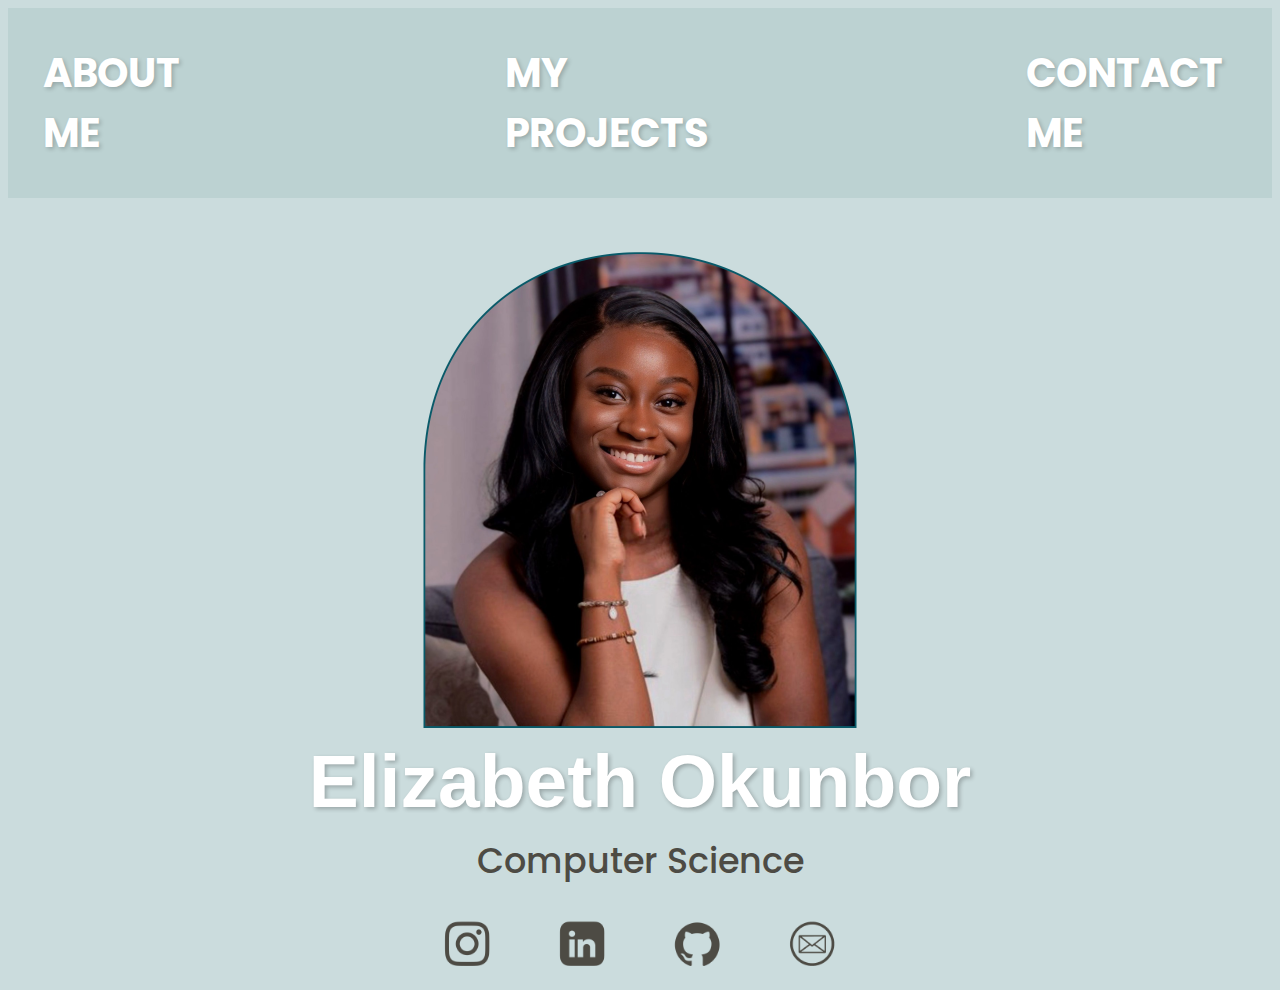
<file: index.html>
<!DOCTYPE html>
<html lang="en">
<head>
    <meta charset="UTF-8">
    <meta name="viewport" content="width=device-width, initial-scale=1.0">
    <title>Home - Elizabeth Okunbor</title>
    <link rel="stylesheet" href="/style.css">
</head>
<body>
        <div class="navContainer">
            <div class="nav-item"><a href="/ABindex.html">ABOUT ME</a></div>
            <div class="nav-item"><a href="/Pindex.html">MY PROJECTS</a></div>
            <div class="nav-item"><a href="/CMindex.html">CONTACT ME</a></div>
        </div>

        <div class="main-content">
            <div class="arch-photo">
                <img class="headshot-one" src="/A headshot arch.PNG" alt="headshot of Elizabeth Okunbor">
            </div>

            <div class="name-major">
                <h1 class="name">Elizabeth Okunbor</h1>
                <h2 class="major">Computer Science</h2>
            </div>

            <div class="socials">
                <div class="imgContain">
                    <a href="https://www.instagram.com/eluze.studio/" target="_blank">
                        <img class="socials-img" src="/B Instagram brown.PNG" alt="Instagram icon">
                    </a>
                </div>
                <div class="imgContain">
                    <a href="https://www.linkedin.com/in/elizabethokunbor/" target="_blank">
                        <img class="socials-img" src="/C LinkedIn Brown.PNG" alt="LinkedIn icon">
                    </a>
                </div>
                <div class="imgContain">
                    <a href="https://github.com/eokunbor" target="_blank">
                        <img class="socials-img" src="/Github brown.png" alt="Github icon">
                    </a>
                </div>
                <div class="imgContain">
                    <a href="mailto:eluzedesigns@gmail.com">
                        <img class="socials-img" src="/D Email Brown.PNG" alt="Email icon">
                    </a>
                </div>
            </div>
        </div>

</body>
</html>
</file>
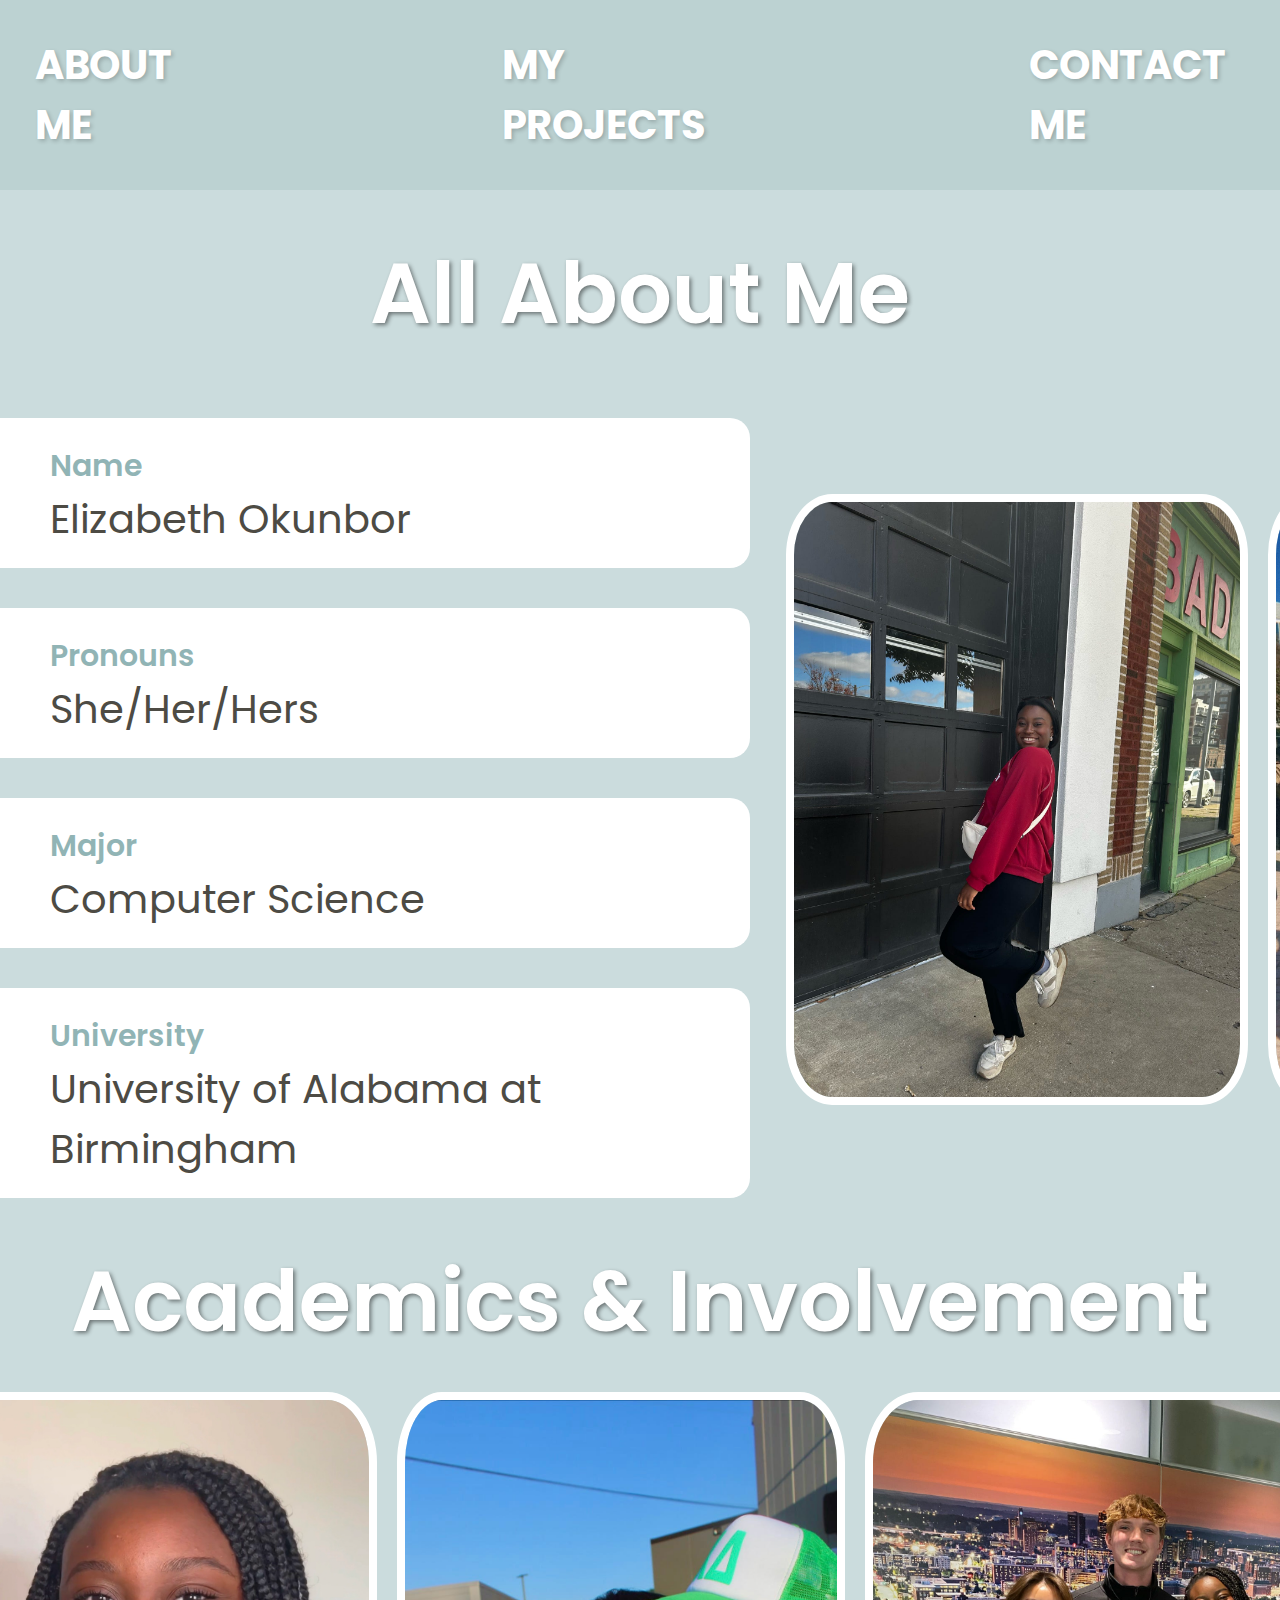
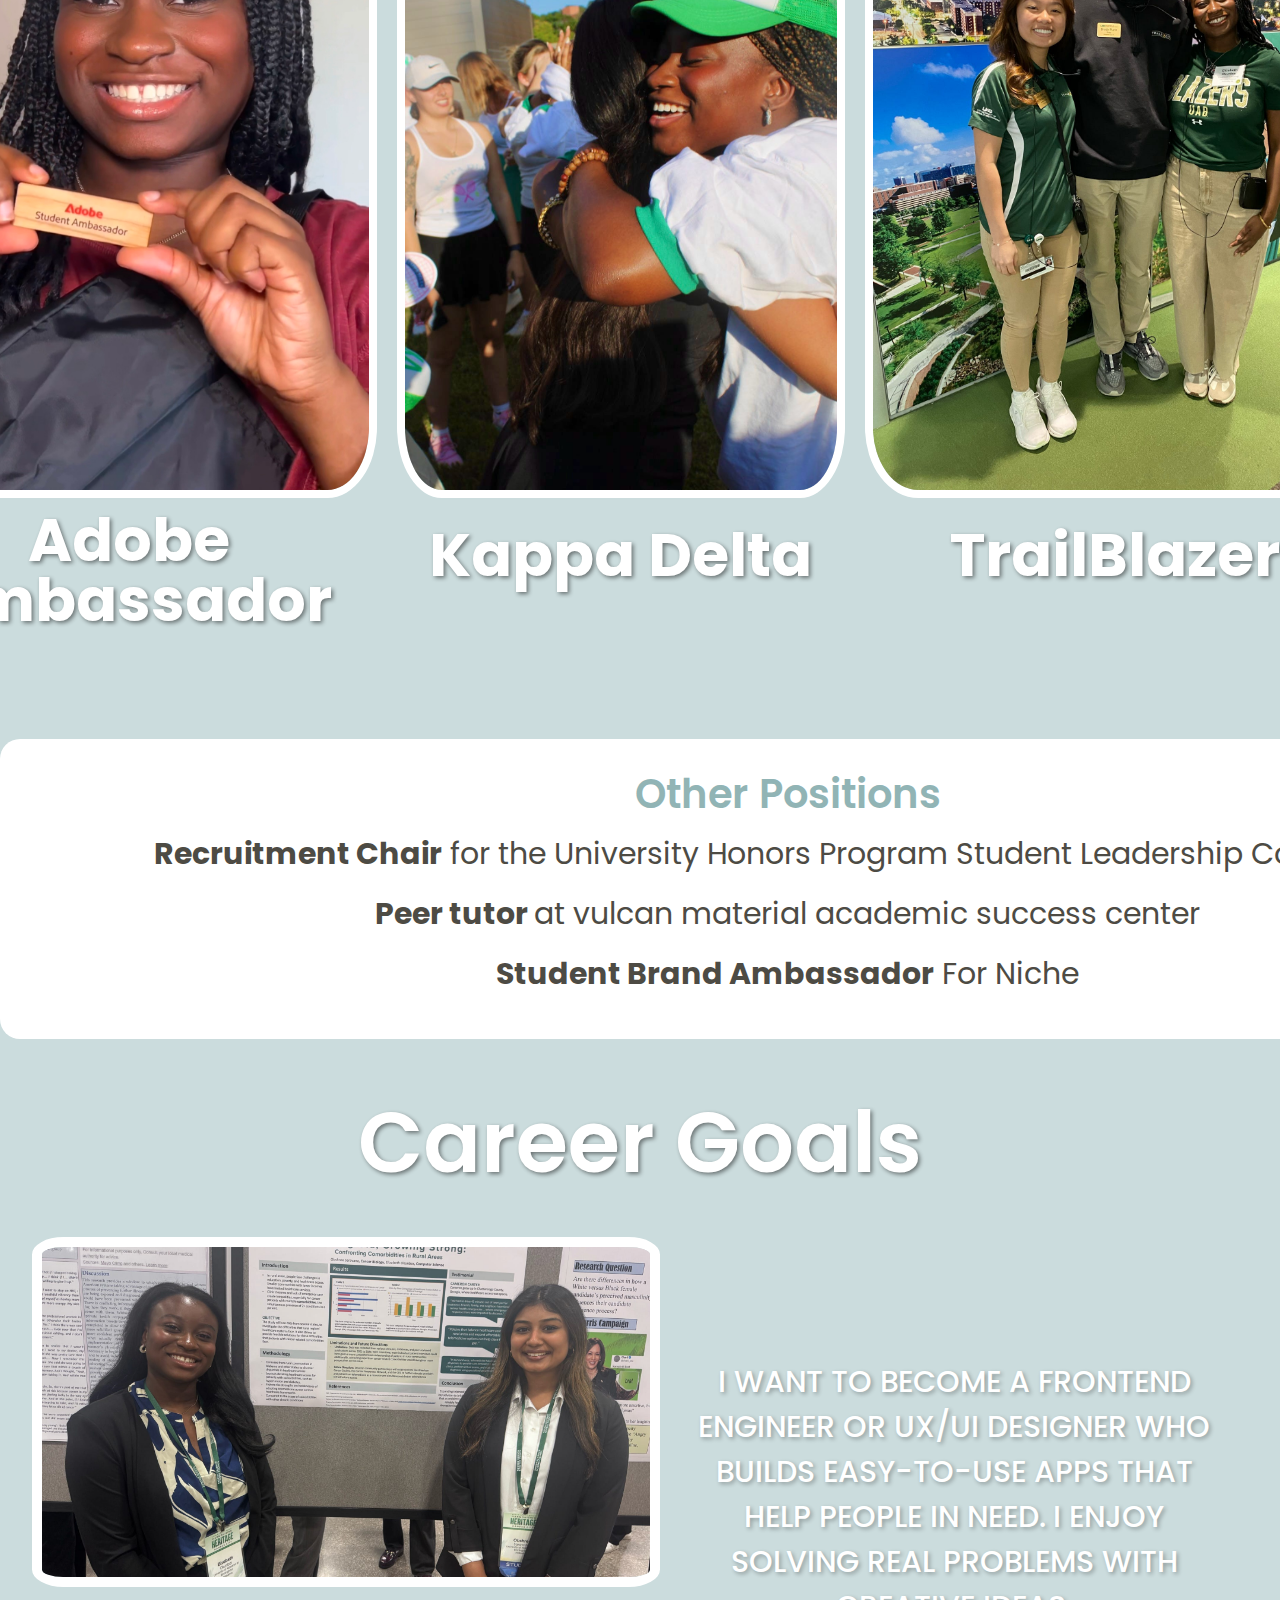
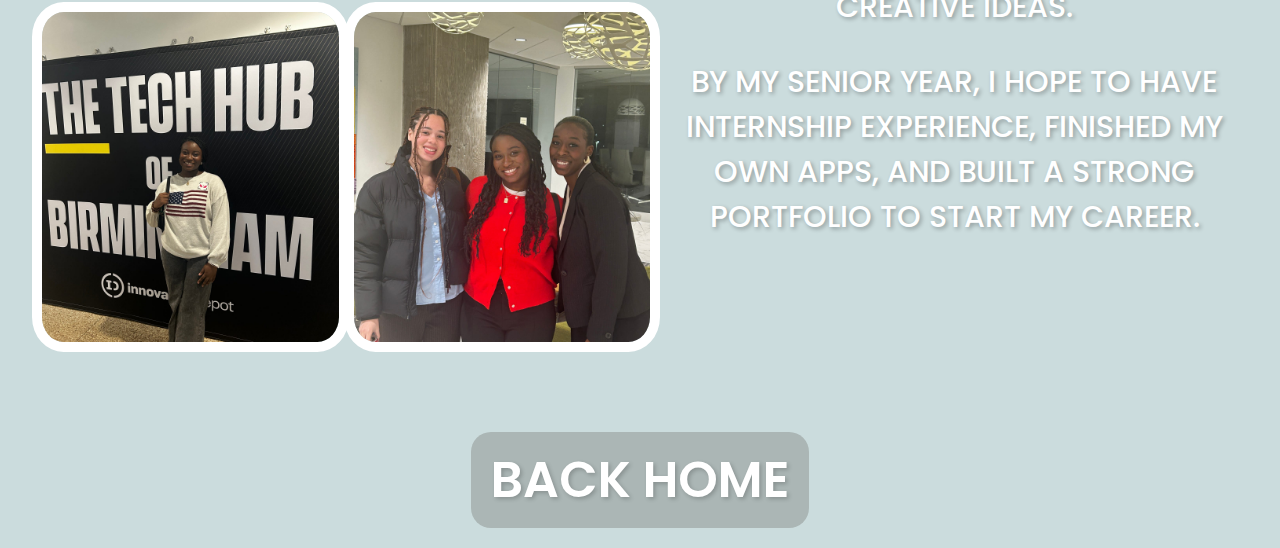
<file: Canva to Portfolio/About Me/index.html>
<!DOCTYPE html>
<html lang="en">
<head>
    <meta charset="UTF-8">
    <meta name="viewport" content="width=device-width, initial-scale=1.0">
    <title>About Me - Elizabeth Okunbor</title>
    <link rel="stylesheet" href="/Canva to Portfolio/About Me/style.css">
</head>
<body>
        <div class="navContainer">
            <div class="nav-item"><a href="/Canva to Portfolio/About Me/index.html">ABOUT ME</a></div>
            <div class="nav-item"><a href="/Canva to Portfolio/Projects/index.html">MY PROJECTS</a></div>
            <div class="nav-item"><a href="/Canva to Portfolio/Contact/index.html">CONTACT ME</a></div>
        </div>

        <header>
            <h1 class="main-header">All About Me</h1>
        </header>
        
        <div class="main-content-profile">
            <div class="rectangle">
                <div class="curved-rectangle-name">
                    <h4>Name</h4>
                    <h6>Elizabeth Okunbor</h6>
                </div>
                <div class="curved-rectangle-pronouns">
                    <h4>Pronouns</h4>
                    <h6>She/Her/Hers</h6>
                </div>
                <div class="curved-rectangle-major">
                    <h4>Major</h4>
                    <h6>Computer Science</h6>
                </div>
                <div class="curved-rectangle-uni">
                    <h4>University</h4>
                    <h6>University of Alabama at Birmingham</h6>
                </div>
            </div>
            <div class="AM-img">
                <img class="kansas-img" src="/Canva to Portfolio/Resources/E Kansas City.jpeg" alt="Elizabeth Okunbor in Kansas City">
                <img class="Blaze-img" src="/Canva to Portfolio/Resources/F With Blaze.jpeg" alt="Elizabeth Okunbor with UAB's Mascot, Blaze the Dragon">
            </div>
        </div>

        <header>
            <h1 class="main-header">Academics & Involvement</h1>
        </header>
        <div class="main-content-aca">
            <div class="IV-img">
                <div class="img-text">
                    <img class="adobe-img" src="/Canva to Portfolio/Resources/G Adobe.jpg" alt="Elizabeth with Adobe">
                    <h1 style="line-height: 1;">Adobe <br> Ambassador</h1>
                </div>
                <div class="img-text">
                    <img class="kD-img" src="/Canva to Portfolio/Resources/H Kappa Delta.jpeg" alt="Elizabeth with Kappa Delta">
                    <h1>Kappa Delta</h1>
                </div>
                <div class="img-text">
                    <img class="trail-img" src="/Canva to Portfolio/Resources/I TrailBlazers.jpeg" alt="Elizabeth with TrailBlazers">
                    <h1>TrailBlazers</h1>
                </div>
            </div>
        </div>
        <div class="curved-rectangle-position">
            <h4>Other Positions</h4>
            <h6 style="line-height: 2;"><b>Recruitment Chair</b> for the University Honors Program Student Leadership Committee
            <br><b>Peer tutor </b>at vulcan material academic success center
            <br> <b>Student Brand Ambassador</b> For Niche</h6>
        </div>

        <header>
            <h1 class="main-header">Career Goals</h1>
        </header>

        <div class="main-content-goal">
            <div class="goal-img">
                <img class="goal-img-1" src="/Canva to Portfolio/Resources/M NCHC.jpeg" alt="Elizabeth and her research partner presenting at NCHC">
                <img class="goal-img-2" src="/Canva to Portfolio/Resources/N Tech On Tap.jpeg" alt="Elizabeth at Innovation depot for Tech on Tap">
                <img class="goal-img-3" src="/Canva to Portfolio/Resources/P Shipt Dinner.jpeg" alt="Elizabeth at a company dinner at Shipt tower">
            </div>
            <div class="goal-text">
                <p>I WANT TO BECOME A FRONTEND ENGINEER OR UX/UI DESIGNER WHO BUILDS EASY-TO-USE APPS THAT HELP PEOPLE IN NEED. I ENJOY SOLVING REAL PROBLEMS WITH CREATIVE IDEAS.</p>
                <p>BY MY SENIOR YEAR, I HOPE TO HAVE INTERNSHIP EXPERIENCE, FINISHED MY OWN APPS, AND BUILT A STRONG PORTFOLIO TO START MY CAREER.</p>
            </div>
        </div>

        <div class="button-container">
            <a class="rounded-button" href="/Canva to Portfolio/Home/Index.html">BACK HOME</a>
        </div>
</body>
</html>
</file>
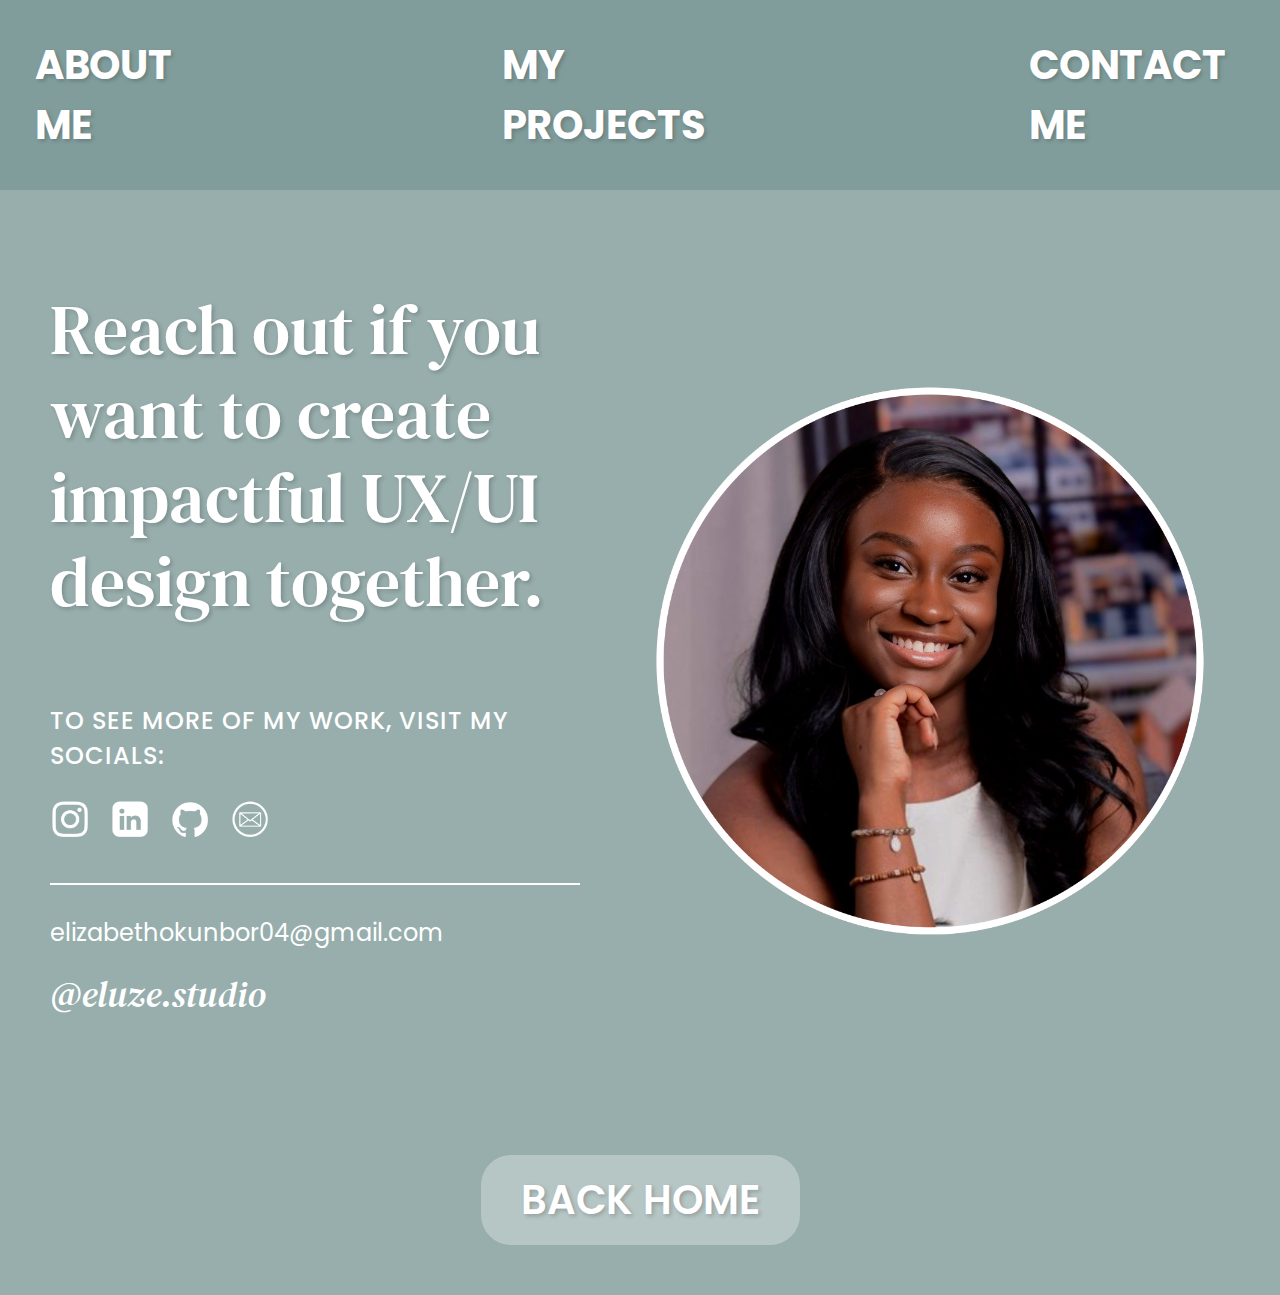
<file: Canva to Portfolio/Contact/index.html>
<!DOCTYPE html>
<html lang="en">
<head>
    <meta charset="UTF-8">
    <meta name="viewport" content="width=device-width, initial-scale=1.0">
    <title>Contact Me - Elizabeth Okunbor</title>
    <link rel="stylesheet" href="style.css">
</head>
<body>
    <div class="navContainer">
        <div class="nav-item"><a href="/Canva to Portfolio/About Me/index.html">ABOUT ME</a></div>
        <div class="nav-item"><a href="/Canva to Portfolio/Projects/index.html">MY PROJECTS</a></div>
        <div class="nav-item"><a href="/Canva to Portfolio/Contact/index.html">CONTACT ME</a></div>
    </div>

    <div class="contact-container">
        <div class="contact-text">
            <h1 class="contact-heading">Reach out if you want to create impactful UX/UI design together.</h1>
            
            <div class="socials-section">
                <p class="socials-heading">TO SEE MORE OF MY WORK, VISIT MY SOCIALS:</p>
                <div class="socials-icons">
                    <a href="https://www.instagram.com/eluze.studio/"><img src="/Canva to Portfolio/Resources/R Instagram White.PNG" alt="Instagram icon"></a>
                    <a href="https://www.linkedin.com/in/elizabethokunbor/"><img src="/Canva to Portfolio/Resources/S Linked In White.PNG" alt="LinkedIn icon"></a>
                    <a href="https://github.com/eokunbor"><img src="/Canva to Portfolio/Resources/github white.png" alt="GitHub icon"></a>
                    <a href="mailto:eluzedesigns@gmail.com"><img src="/Canva to Portfolio/Resources/U Email White.PNG" alt="Email icon"></a>
                </div>
                <div class="divider"></div>
                <p class="email">elizabethokunbor04@gmail.com</p>
                <p class="social-handle">@eluze.studio</p>
            </div>
        </div>
        
        <div class="profile-image-container">
            <img class="profile-image" src="/Canva to Portfolio/Resources/V Headshot circle.PNG" alt="Elizabeth Okunbor Headshot">
        </div>
    </div>

    <div class="button-container">
        <a class="back-home-button" href="/Canva to Portfolio/Home/Index.html">BACK HOME</a>
    </div>
</body>
</html>
</file>
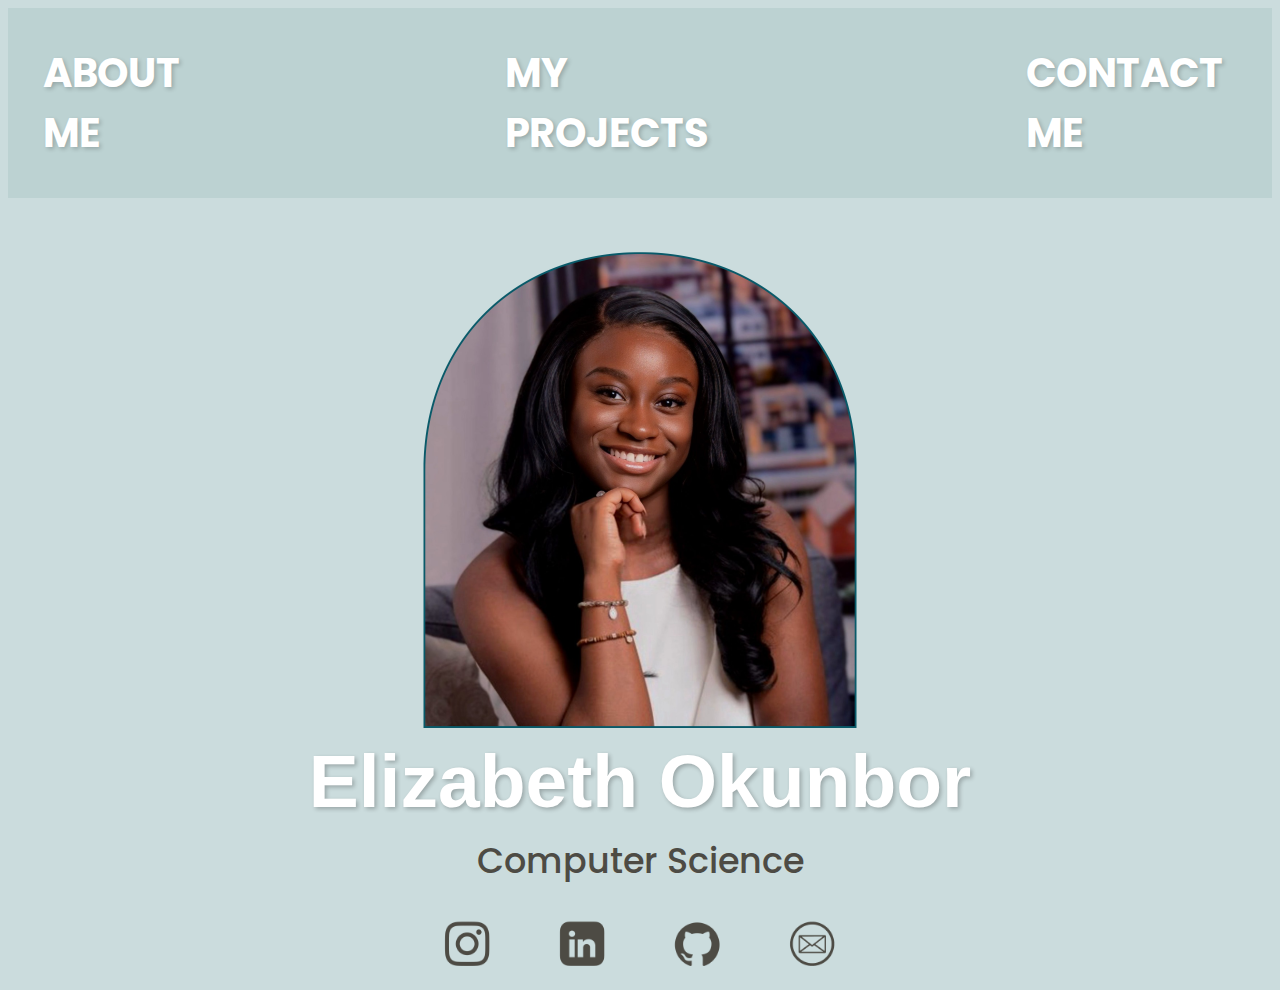
<file: Canva to Portfolio/Home/Index.html>
<!DOCTYPE html>
<html lang="en">
<head>
    <meta charset="UTF-8">
    <meta name="viewport" content="width=device-width, initial-scale=1.0">
    <title>Home - Elizabeth Okunbor</title>
    <link rel="stylesheet" href="/Canva to Portfolio/Home/style.css">
</head>
<body>
        <div class="navContainer">
            <div class="nav-item"><a href="/Canva to Portfolio/About Me/index.html">ABOUT ME</a></div>
            <div class="nav-item"><a href="/Canva to Portfolio/Projects/index.html">MY PROJECTS</a></div>
            <div class="nav-item"><a href="/Canva to Portfolio/Contact/index.html">CONTACT ME</a></div>
        </div>

        <div class="main-content">
            <div class="arch-photo">
                <img class="headshot-one" src="/Canva to Portfolio/Resources/A headshot arch.PNG" alt="headshot of Elizabeth Okunbor">
            </div>

            <div class="name-major">
                <h1 class="name">Elizabeth Okunbor</h1>
                <h2 class="major">Computer Science</h2>
            </div>

            <div class="socials">
                <div class="imgContain">
                    <a href="https://www.instagram.com/eluze.studio/" target="_blank">
                        <img class="socials-img" src="/Canva to Portfolio/Resources/B Instagram brown.PNG" alt="Instagram icon">
                    </a>
                </div>
                <div class="imgContain">
                    <a href="https://www.linkedin.com/in/elizabethokunbor/" target="_blank">
                        <img class="socials-img" src="/Canva to Portfolio/Resources/C LinkedIn Brown.PNG" alt="LinkedIn icon">
                    </a>
                </div>
                <div class="imgContain">
                    <a href="https://github.com/eokunbor" target="_blank">
                        <img class="socials-img" src="/Canva to Portfolio/Resources/Github brown.png" alt="Github icon">
                    </a>
                </div>
                <div class="imgContain">
                    <a href="mailto:eluzedesigns@gmail.com">
                        <img class="socials-img" src="/Canva to Portfolio/Resources/D Email Brown.PNG" alt="Email icon">
                    </a>
                </div>
            </div>
        </div>

</body>
</html>
</file>
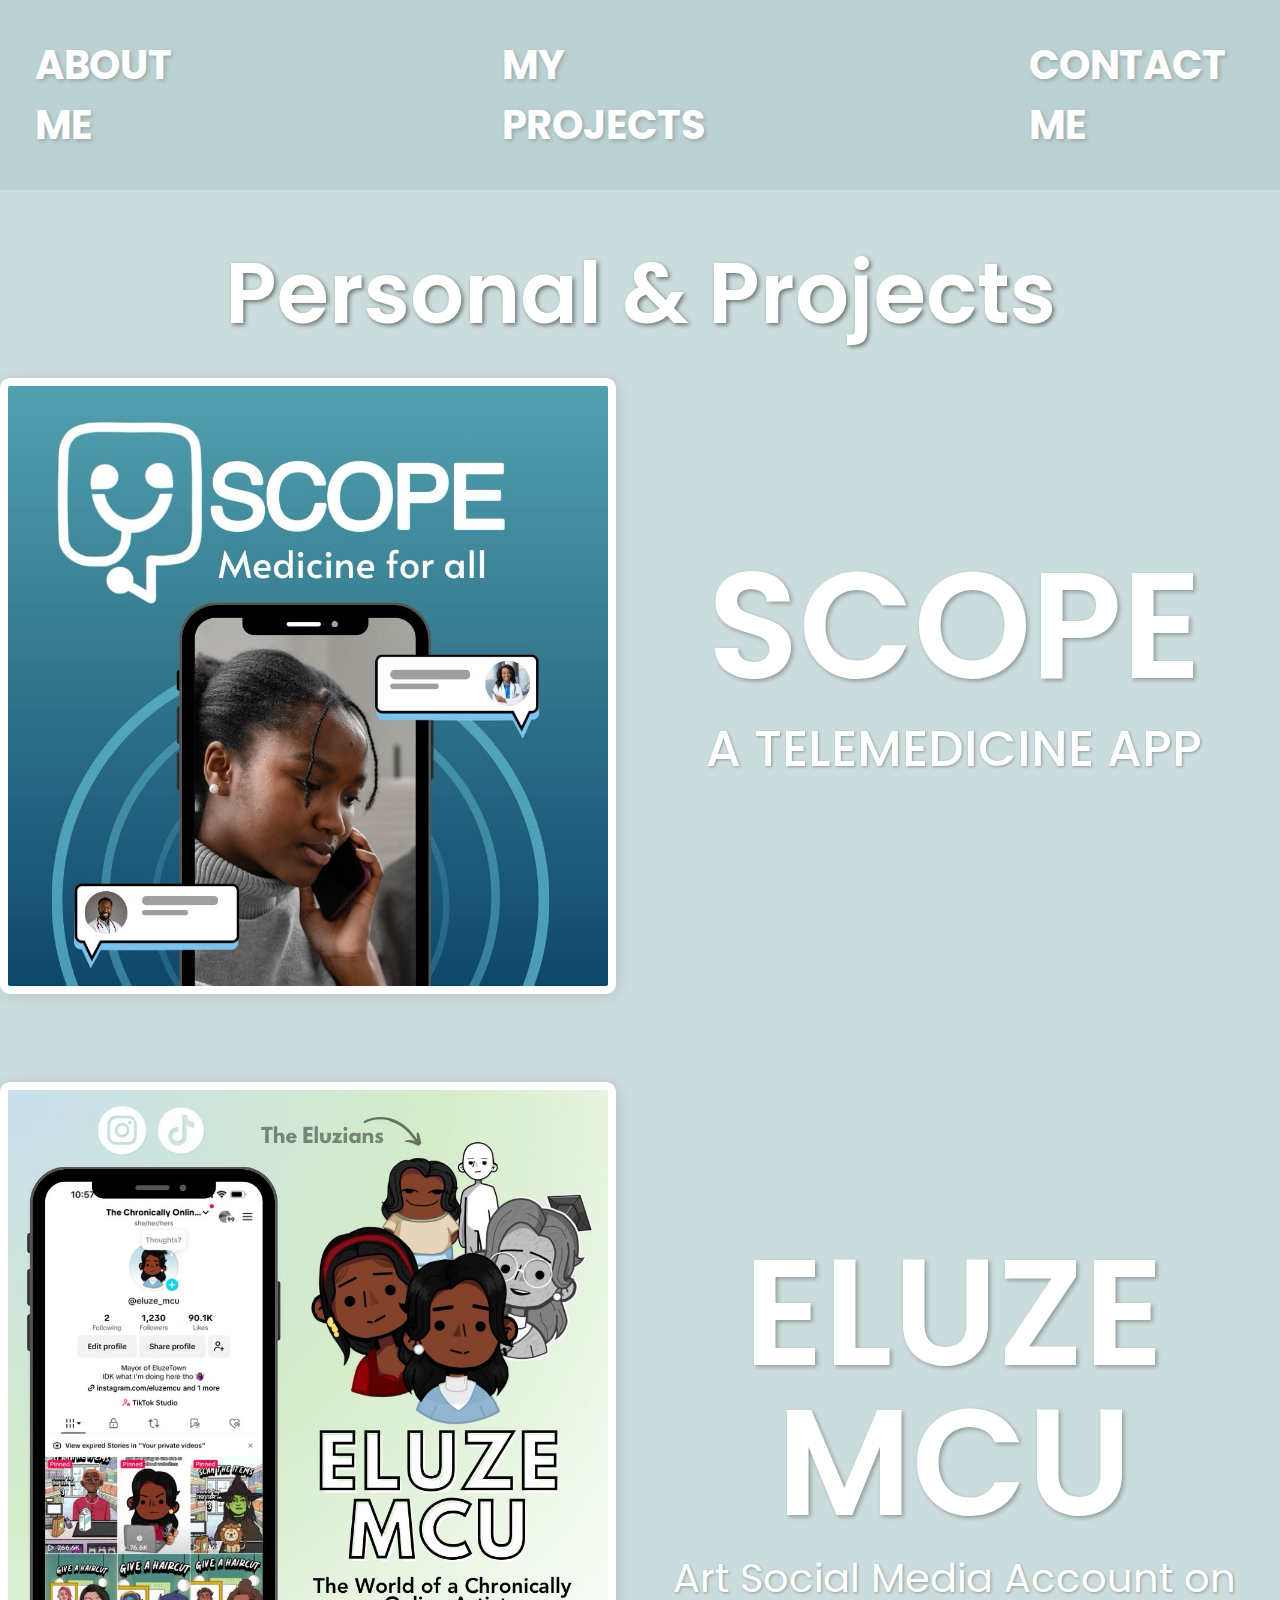
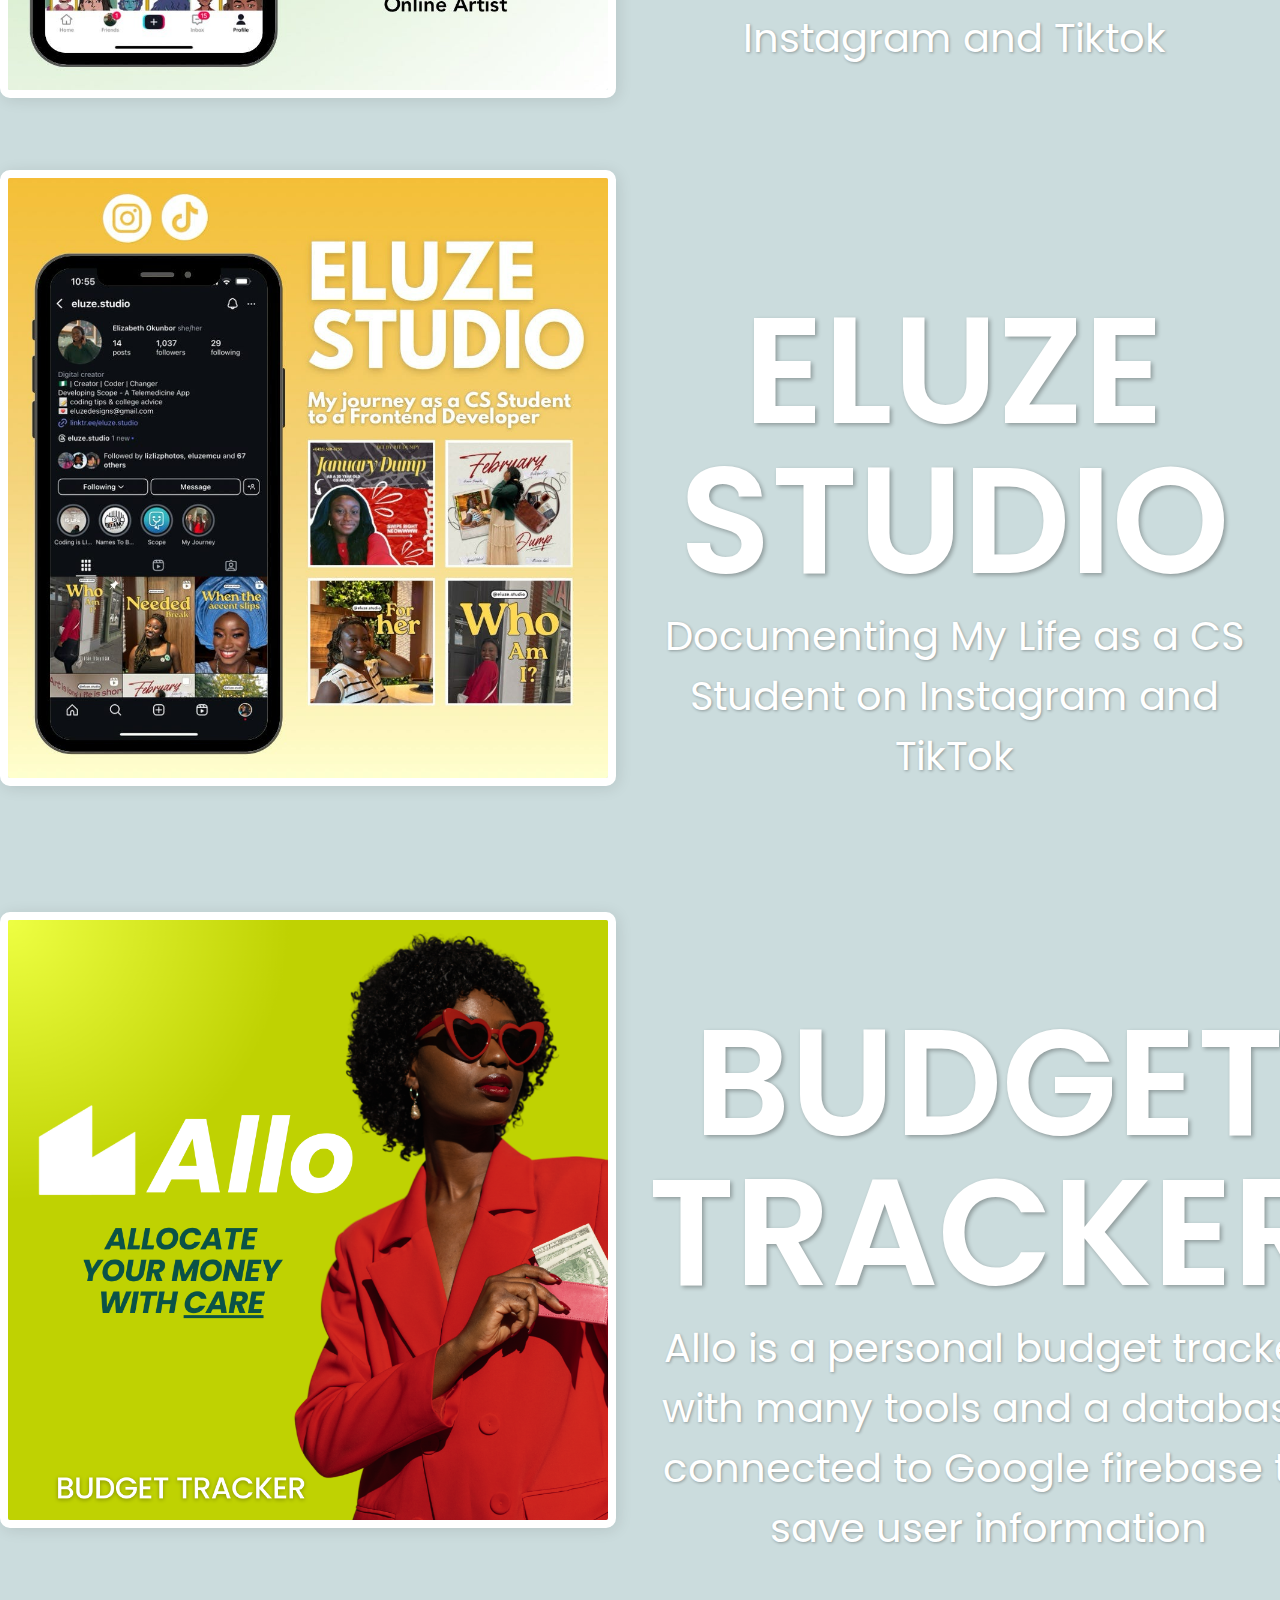
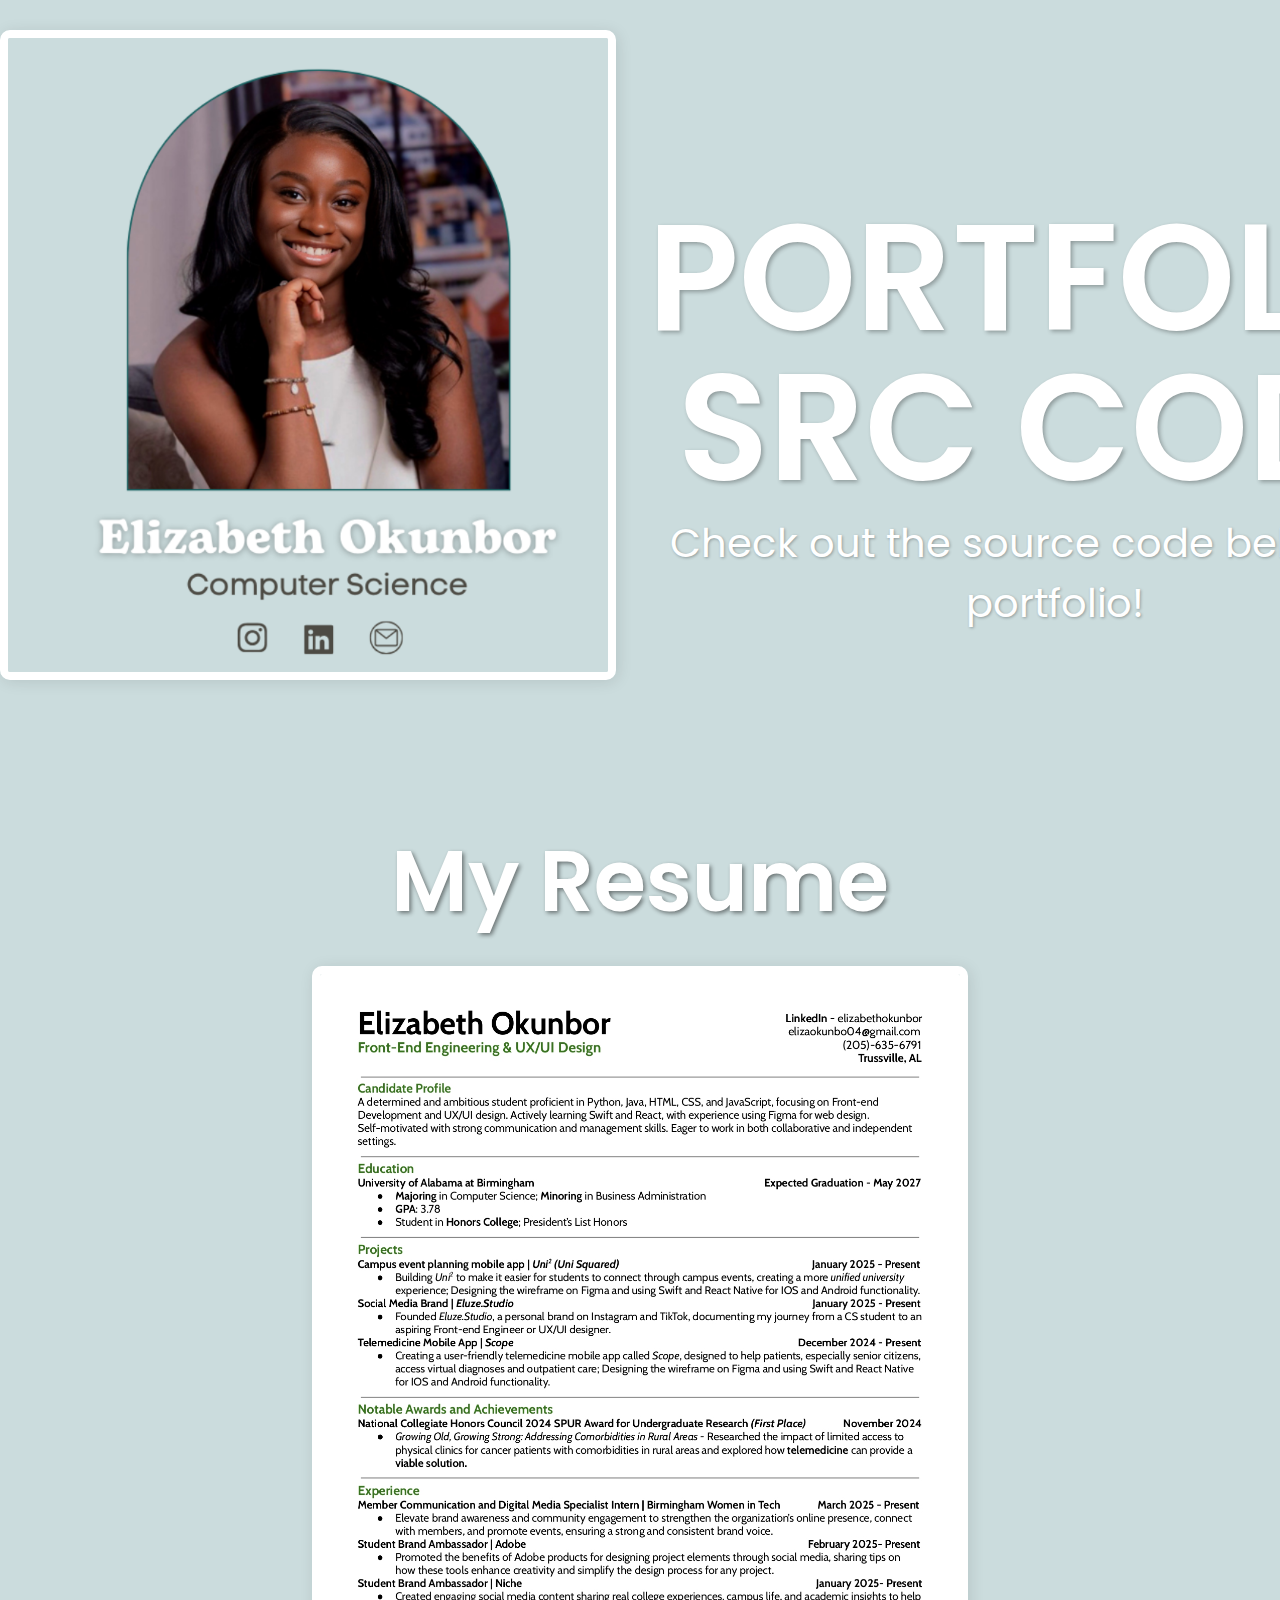
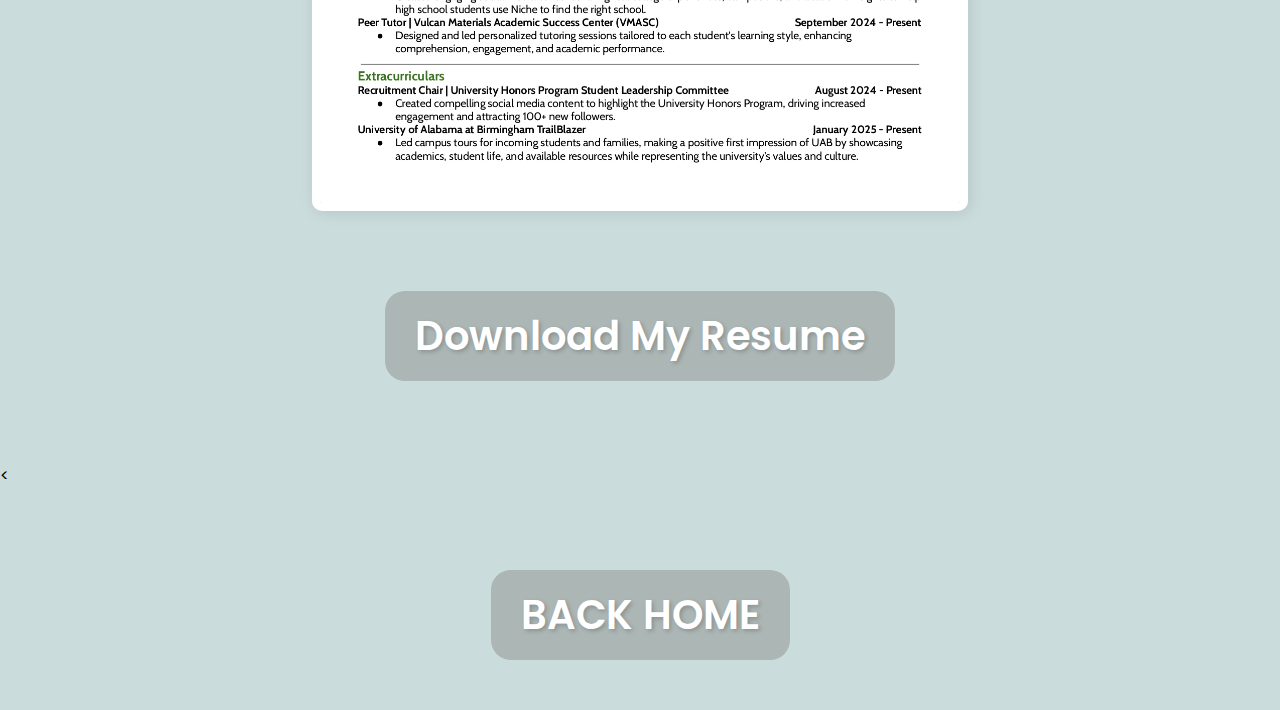
<file: Canva to Portfolio/Projects/index.html>
<!DOCTYPE html>
<html lang="en">
<head>
    <meta charset="UTF-8">
    <meta name="viewport" content="width=device-width, initial-scale=1.0">
    <title>My Projects - Elizabeth Okunbor</title>
    <link rel="stylesheet" href="style.css">
</head>
<body>
    <div class="navContainer">
        <div class="nav-item"><a href="/Canva to Portfolio/About Me/index.html">ABOUT ME</a></div>
        <div class="nav-item"><a href="/Canva to Portfolio/Projects/index.html">MY PROJECTS</a></div>
        <div class="nav-item"><a href="/Canva to Portfolio/Contact/index.html">CONTACT ME</a></div>
    </div>
    
    <header>
        <h1 class="main-header">Personal & Projects</h1>
    </header>
    
    <div class="main-content">
        <div class="cards">
            <!-- SCOPE Project with large text styling -->
            <div class="card">
                <a href="https://www.figma.com/design/1WWXSjhiwS8Gsx2g4KUfeL/Scope-Prototype?node-id=0-1&t=oi1X5pQG5eLS1sG4-1" target="_blank">
                    <img src="/Canva to Portfolio/Resources/J Scope project.jpeg" alt="SCOPE Telemedicine App Interface">
                </a>
                <div class="description">
                    <h3 class="project-title" style="line-height: 1;">SCOPE</h3>
                    <p class="project-subtitle">A TELEMEDICINE APP</p>
                </div>
            </div>


            <!-- Regular project cards -->
            <div class="card">
                <a href="https://www.tiktok.com/@eluze_mcu" target="_blank">
                    <img src="/Canva to Portfolio/Resources/K Eluze MCU.jpeg" alt="Eluze MCU Art Social Media">
                </a>
                <div class="description">
                    <h3 style="line-height: 1;">ELUZE MCU</h3>
                    <p>Art Social Media Account on Instagram and Tiktok</p>
                </div>
            </div> 

            <div class="card">
                <a href="https://www.instagram.com/eluze.studio/" target="_blank">
                    <img src="/Canva to Portfolio/Resources/L Eluze Studio.jpeg" alt="Eluze Studio CS Journey">
                </a>
                <div class="description">
                    <h3 style="line-height: 1;">ELUZE STUDIO</h3>
                    <p>Documenting My Life as a CS Student on Instagram and TikTok</p>
                </div>
            </div>

            <div class="card">
                <a href="#" target="_blank">
                    <img src="/Canva to Portfolio/Resources/Allo.png" alt="Allo Budget Tracker">
                </a>
                <div class="description">
                    <h3 style="line-height: 1;">BUDGET TRACKER</h3>
                    <p>Allo is a personal budget tracker with many tools and a database connected to Google firebase to save user information</p>
                </div>
            </div>

            <div class="card">
                <a href="https://github.com/eokunbor/Personal-Website" target="_blank">
                    <img src="/Canva to Portfolio/Resources/Portfolio Source Code.png" alt="Portfolio Source Code">
                </a>
                <div class="description">
                    <h3 style="line-height: 1;">PORTFOLIO SRC CODE</h3>
                    <p>Check out the source code behind my portfolio!</p>
                </div>
            </div>

        <!-- Resume section -->
        <div class="resume-card">
            <header>
                <h1 class="main-header">My Resume</h1>
            </header>
            <img class="resume" src="/Canva to Portfolio/Resources/Q Resume.JPG" alt="Elizabeth Okunbor's Resume">
            <div class="button-container">
                <a class="rounded-button" href="https://eokunborresume.tiiny.site/">Download My Resume</a>
            </div>
        </div>

        <<div class="button-container">
            <a class="rounded-button" href="/Canva to Portfolio/Home/Index.html">BACK HOME</a>
        </div>
    </div>
</body>
</html>
</file>
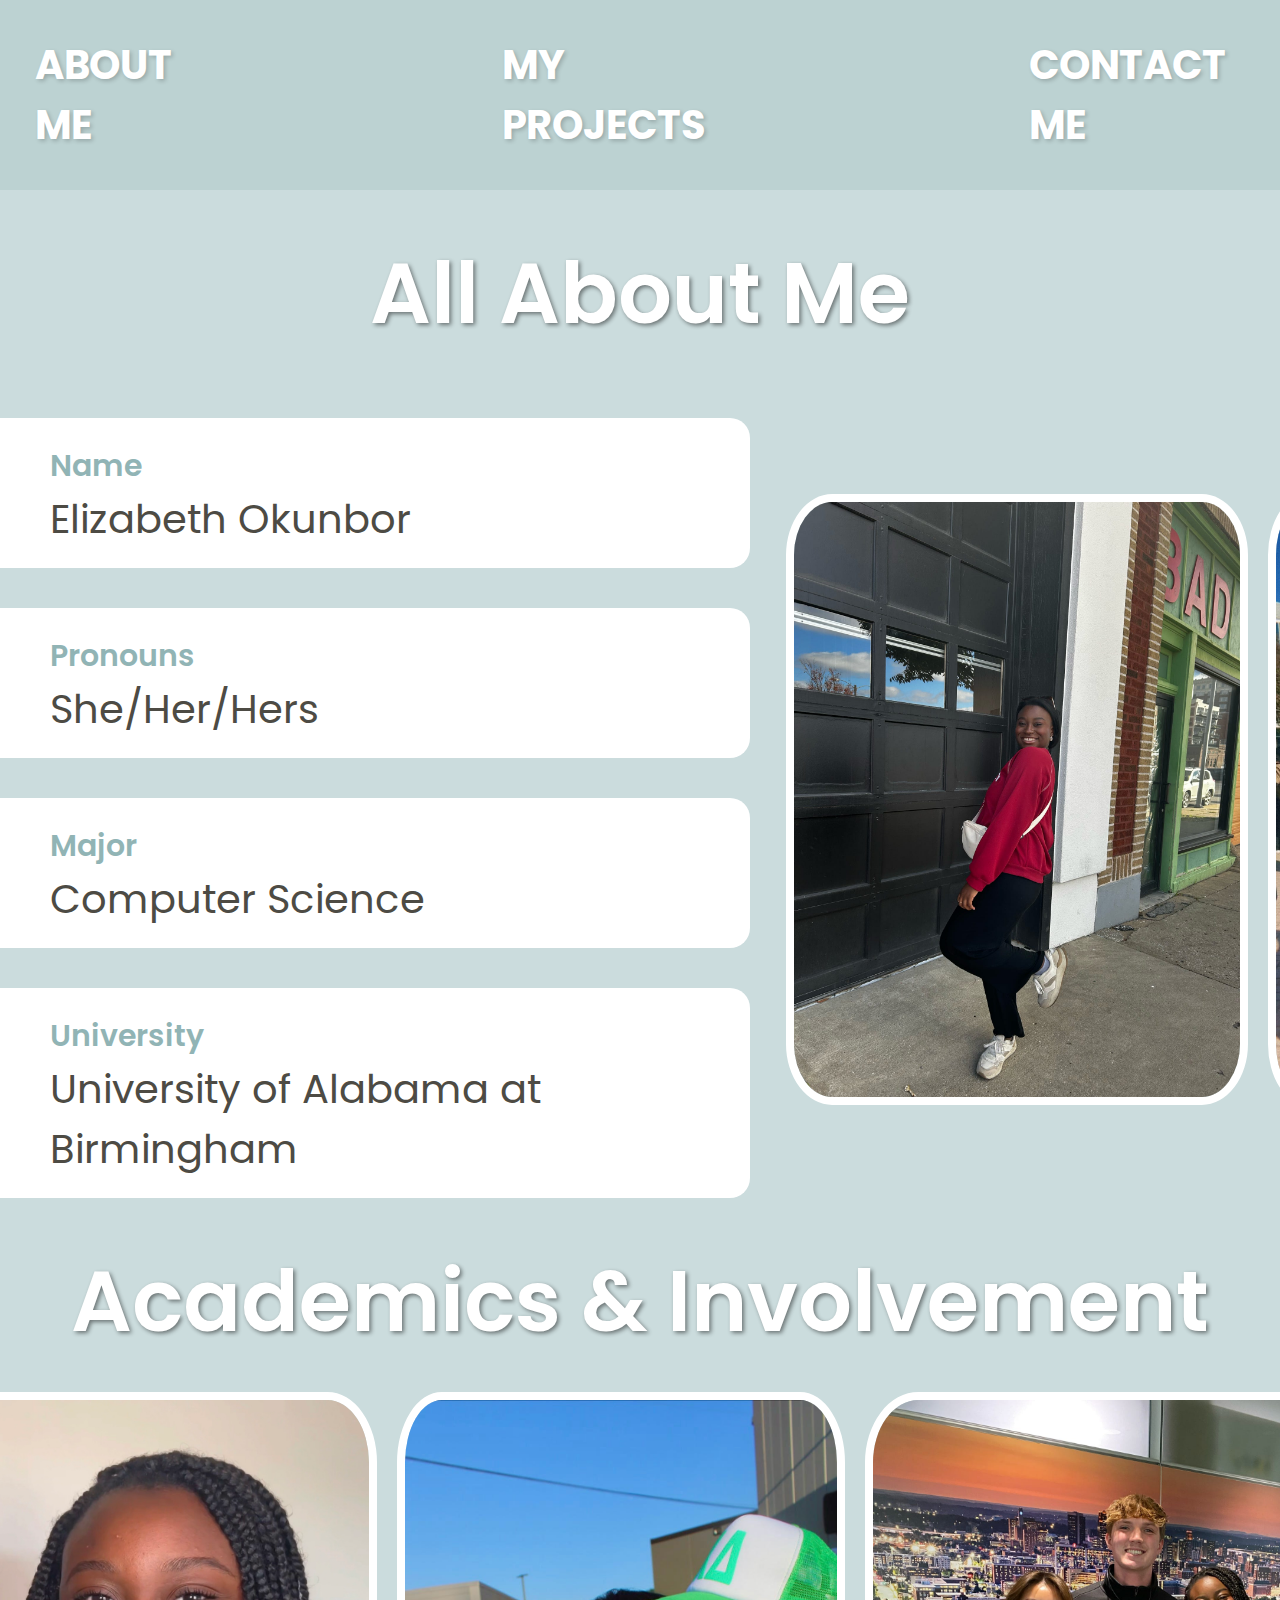
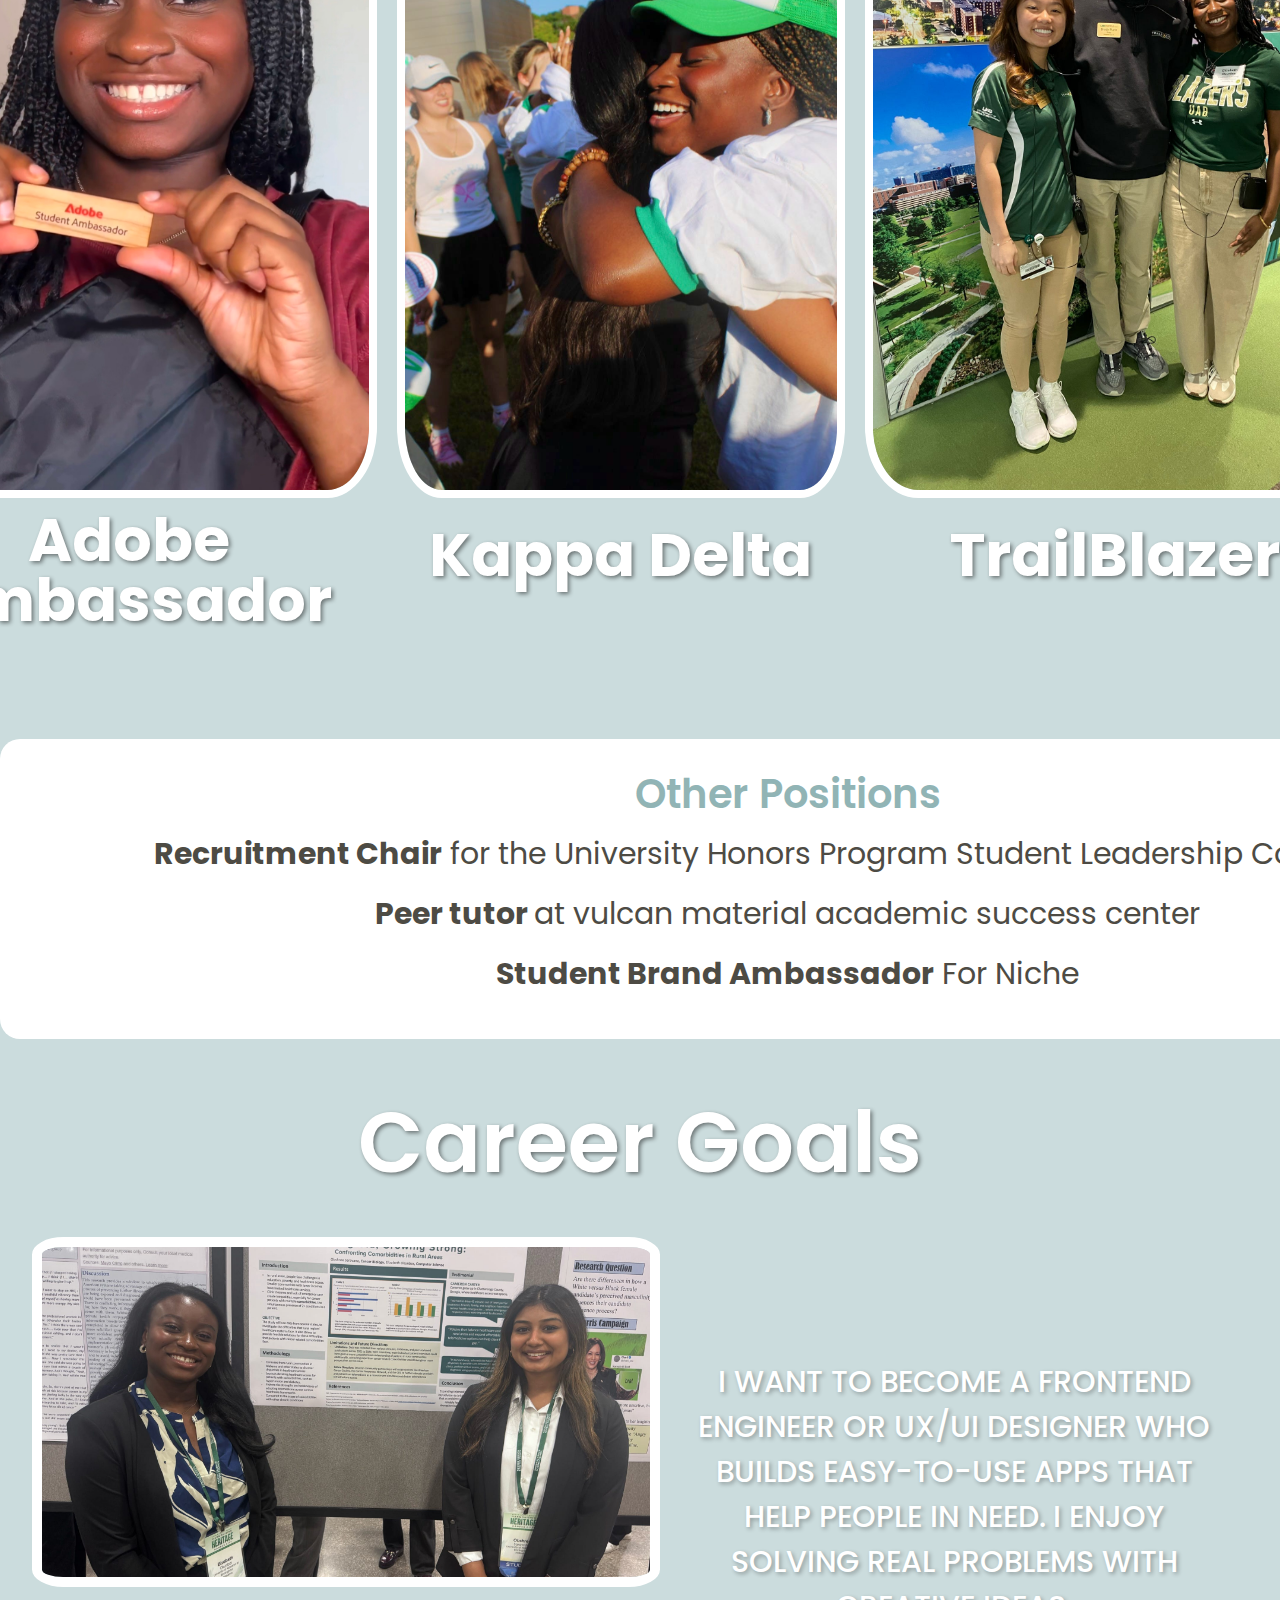
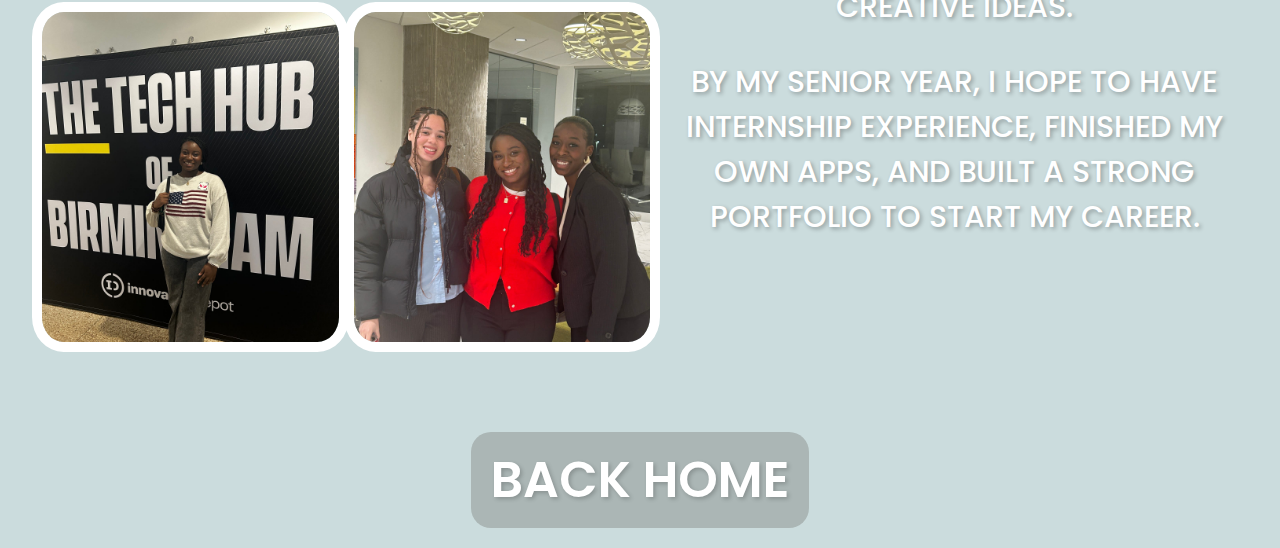
<file: ABindex.html>
<!DOCTYPE html>
<html lang="en">
<head>
    <meta charset="UTF-8">
    <meta name="viewport" content="width=device-width, initial-scale=1.0">
    <title>About Me - Elizabeth Okunbor</title>
    <link rel="stylesheet" href="/ABstyle.css">
</head>
<body>
        <div class="navContainer">
            <div class="nav-item"><a href="/ABindex.html">ABOUT ME</a></div>
            <div class="nav-item"><a href="/Pindex.html">MY PROJECTS</a></div>
            <div class="nav-item"><a href="/CMindex.html"">CONTACT ME</a></div>
        </div>

        <header>
            <h1 class="main-header">All About Me</h1>
        </header>
        
        <div class="main-content-profile">
            <div class="rectangle">
                <div class="curved-rectangle-name">
                    <h4>Name</h4>
                    <h6>Elizabeth Okunbor</h6>
                </div>
                <div class="curved-rectangle-pronouns">
                    <h4>Pronouns</h4>
                    <h6>She/Her/Hers</h6>
                </div>
                <div class="curved-rectangle-major">
                    <h4>Major</h4>
                    <h6>Computer Science</h6>
                </div>
                <div class="curved-rectangle-uni">
                    <h4>University</h4>
                    <h6>University of Alabama at Birmingham</h6>
                </div>
            </div>
            <div class="AM-img">
                <img class="kansas-img" src="/E Kansas City.jpeg" alt="Elizabeth Okunbor in Kansas City">
                <img class="Blaze-img" src="/F With Blaze.jpeg" alt="Elizabeth Okunbor with UAB's Mascot, Blaze the Dragon">
            </div>
        </div>

        <header>
            <h1 class="main-header">Academics & Involvement</h1>
        </header>
        <div class="main-content-aca">
            <div class="IV-img">
                <div class="img-text">
                    <img class="adobe-img" src="/G Adobe.jpg" alt="Elizabeth with Adobe">
                    <h1 style="line-height: 1;">Adobe <br> Ambassador</h1>
                </div>
                <div class="img-text">
                    <img class="kD-img" src="/H Kappa Delta.jpeg" alt="Elizabeth with Kappa Delta">
                    <h1>Kappa Delta</h1>
                </div>
                <div class="img-text">
                    <img class="trail-img" src="/I TrailBlazers.jpeg" alt="Elizabeth with TrailBlazers">
                    <h1>TrailBlazers</h1>
                </div>
            </div>
        </div>
        <div class="curved-rectangle-position">
            <h4>Other Positions</h4>
            <h6 style="line-height: 2;"><b>Recruitment Chair</b> for the University Honors Program Student Leadership Committee
            <br><b>Peer tutor </b>at vulcan material academic success center
            <br> <b>Student Brand Ambassador</b> For Niche</h6>
        </div>

        <header>
            <h1 class="main-header">Career Goals</h1>
        </header>

        <div class="main-content-goal">
            <div class="goal-img">
                <img class="goal-img-1" src="/M NCHC.jpeg" alt="Elizabeth and her research partner presenting at NCHC">
                <img class="goal-img-2" src="/N Tech On Tap.jpeg" alt="Elizabeth at Innovation depot for Tech on Tap">
                <img class="goal-img-3" src="/P Shipt Dinner.jpeg" alt="Elizabeth at a company dinner at Shipt tower">
            </div>
            <div class="goal-text">
                <p>I WANT TO BECOME A FRONTEND ENGINEER OR UX/UI DESIGNER WHO BUILDS EASY-TO-USE APPS THAT HELP PEOPLE IN NEED. I ENJOY SOLVING REAL PROBLEMS WITH CREATIVE IDEAS.</p>
                <p>BY MY SENIOR YEAR, I HOPE TO HAVE INTERNSHIP EXPERIENCE, FINISHED MY OWN APPS, AND BUILT A STRONG PORTFOLIO TO START MY CAREER.</p>
            </div>
        </div>

        <div class="button-container">
            <a class="rounded-button" href="/HIndex.html">BACK HOME</a>
        </div>
</body>
</html>
</file>
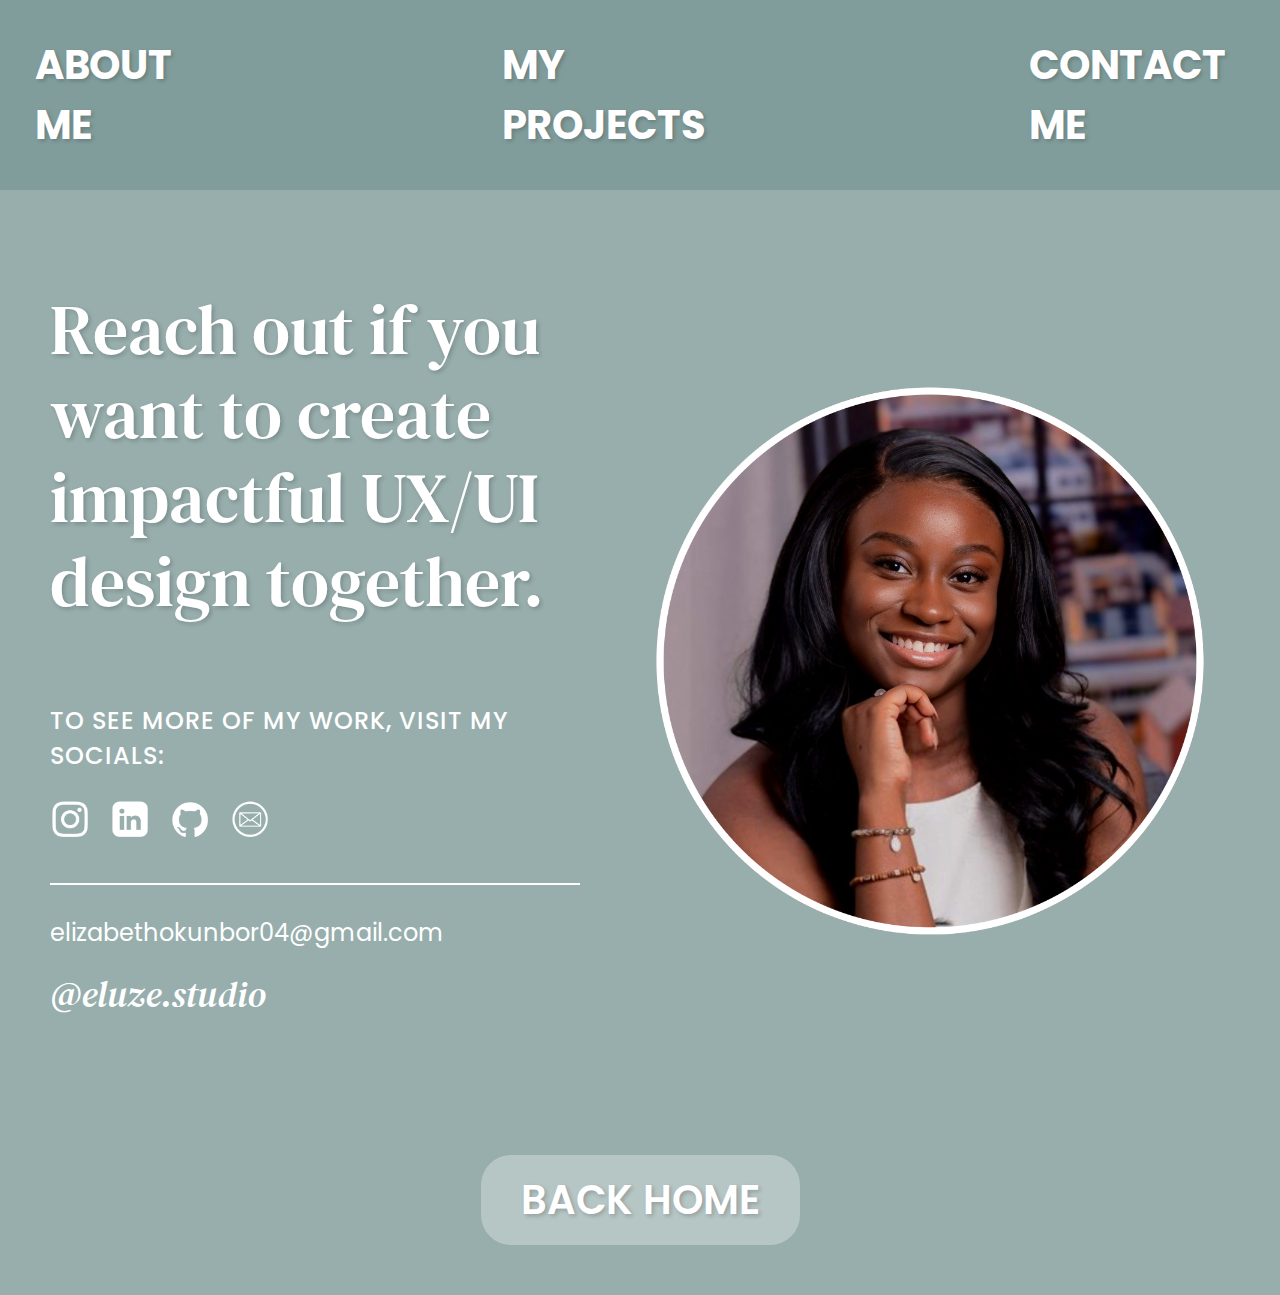
<file: CMindex.html>
<!DOCTYPE html>
<html lang="en">
<head>
    <meta charset="UTF-8">
    <meta name="viewport" content="width=device-width, initial-scale=1.0">
    <title>Contact Me - Elizabeth Okunbor</title>
    <link rel="stylesheet" href="/CMstyle.css">
</head>
<body>
    <div class="navContainer">
        <div class="nav-item"><a href="/ABindex.html">ABOUT ME</a></div>
        <div class="nav-item"><a href="/Pindex.html">MY PROJECTS</a></div>
        <div class="nav-item"><a href="/CMindex.html">CONTACT ME</a></div>
    </div>

    <div class="contact-container">
        <div class="contact-text">
            <h1 class="contact-heading">Reach out if you want to create impactful UX/UI design together.</h1>
            
            <div class="socials-section">
                <p class="socials-heading">TO SEE MORE OF MY WORK, VISIT MY SOCIALS:</p>
                <div class="socials-icons">
                    <a href="https://www.instagram.com/eluze.studio/"><img src="/R Instagram White.PNG" alt="Instagram icon"></a>
                    <a href="https://www.linkedin.com/in/elizabethokunbor/"><img src="/S Linked In White.PNG" alt="LinkedIn icon"></a>
                    <a href="https://github.com/eokunbor"><img src="/github white.png" alt="GitHub icon"></a>
                    <a href="mailto:eluzedesigns@gmail.com"><img src="/U Email White.PNG" alt="Email icon"></a>
                </div>
                <div class="divider"></div>
                <p class="email">elizabethokunbor04@gmail.com</p>
                <p class="social-handle">@eluze.studio</p>
            </div>
        </div>
        
        <div class="profile-image-container">
            <img class="profile-image" src="/V Headshot circle.PNG" alt="Elizabeth Okunbor Headshot">
        </div>
    </div>

    <div class="button-container">
        <a class="back-home-button" href="/HIndex.html">BACK HOME</a>
    </div>
</body>
</html>
</file>
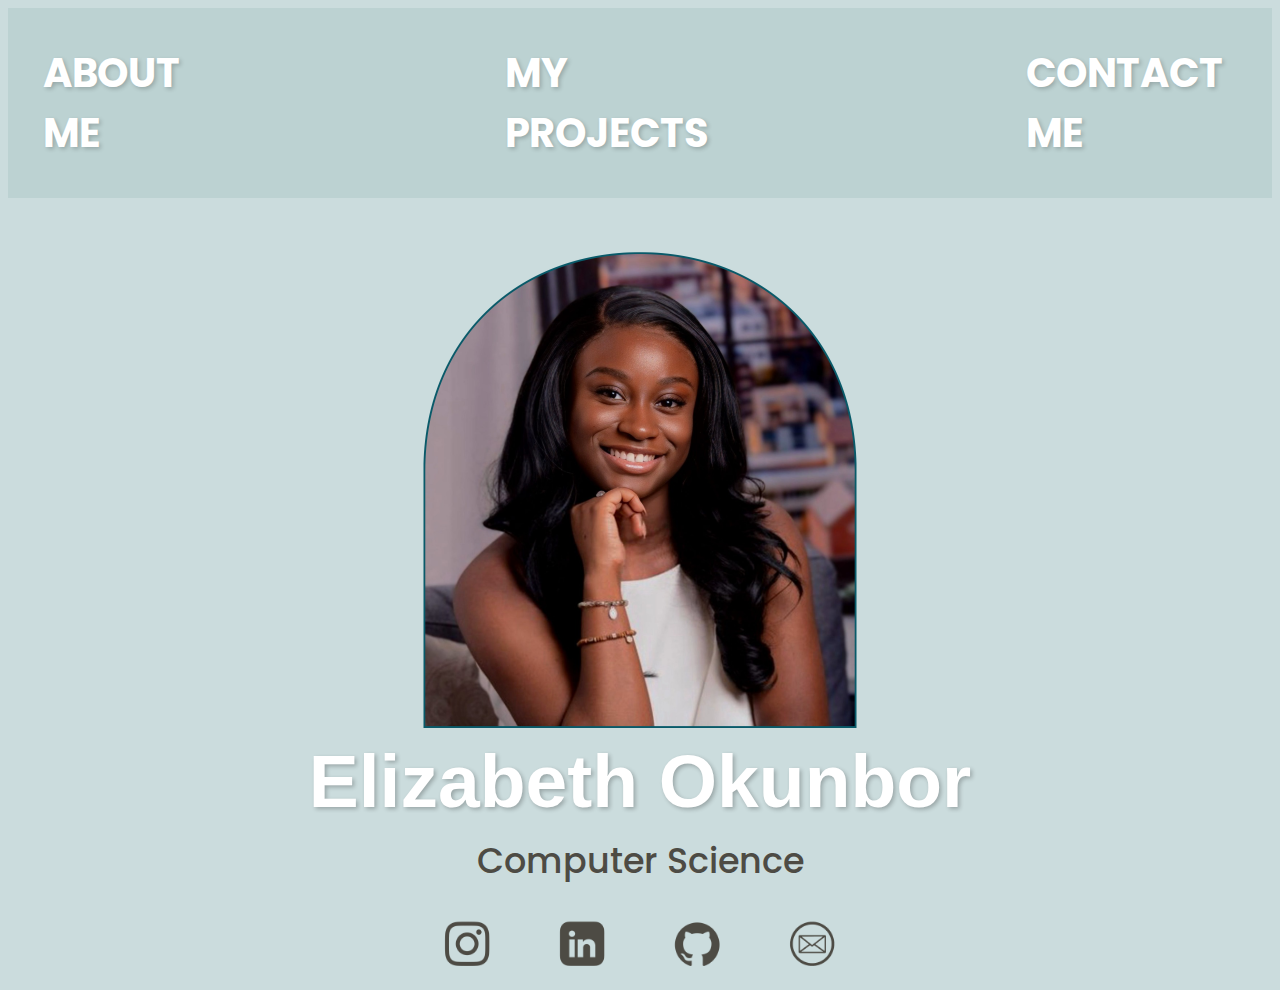
<file: HIndex.html>
<!DOCTYPE html>
<html lang="en">
<head>
    <meta charset="UTF-8">
    <meta name="viewport" content="width=device-width, initial-scale=1.0">
    <title>Home - Elizabeth Okunbor</title>
    <link rel="stylesheet" href="/Hstyle.css">
</head>
<body>
        <div class="navContainer">
            <div class="nav-item"><a href="/ABindex.html">ABOUT ME</a></div>
            <div class="nav-item"><a href="/Pindex.html">MY PROJECTS</a></div>
            <div class="nav-item"><a href="/CMindex.html">CONTACT ME</a></div>
        </div>

        <div class="main-content">
            <div class="arch-photo">
                <img class="headshot-one" src="/A headshot arch.PNG" alt="headshot of Elizabeth Okunbor">
            </div>

            <div class="name-major">
                <h1 class="name">Elizabeth Okunbor</h1>
                <h2 class="major">Computer Science</h2>
            </div>

            <div class="socials">
                <div class="imgContain">
                    <a href="https://www.instagram.com/eluze.studio/" target="_blank">
                        <img class="socials-img" src="/B Instagram brown.PNG" alt="Instagram icon">
                    </a>
                </div>
                <div class="imgContain">
                    <a href="https://www.linkedin.com/in/elizabethokunbor/" target="_blank">
                        <img class="socials-img" src="/C LinkedIn Brown.PNG" alt="LinkedIn icon">
                    </a>
                </div>
                <div class="imgContain">
                    <a href="https://github.com/eokunbor" target="_blank">
                        <img class="socials-img" src="/Github brown.png" alt="Github icon">
                    </a>
                </div>
                <div class="imgContain">
                    <a href="mailto:eluzedesigns@gmail.com">
                        <img class="socials-img" src="/D Email Brown.PNG" alt="Email icon">
                    </a>
                </div>
            </div>
        </div>

</body>
</html>
</file>
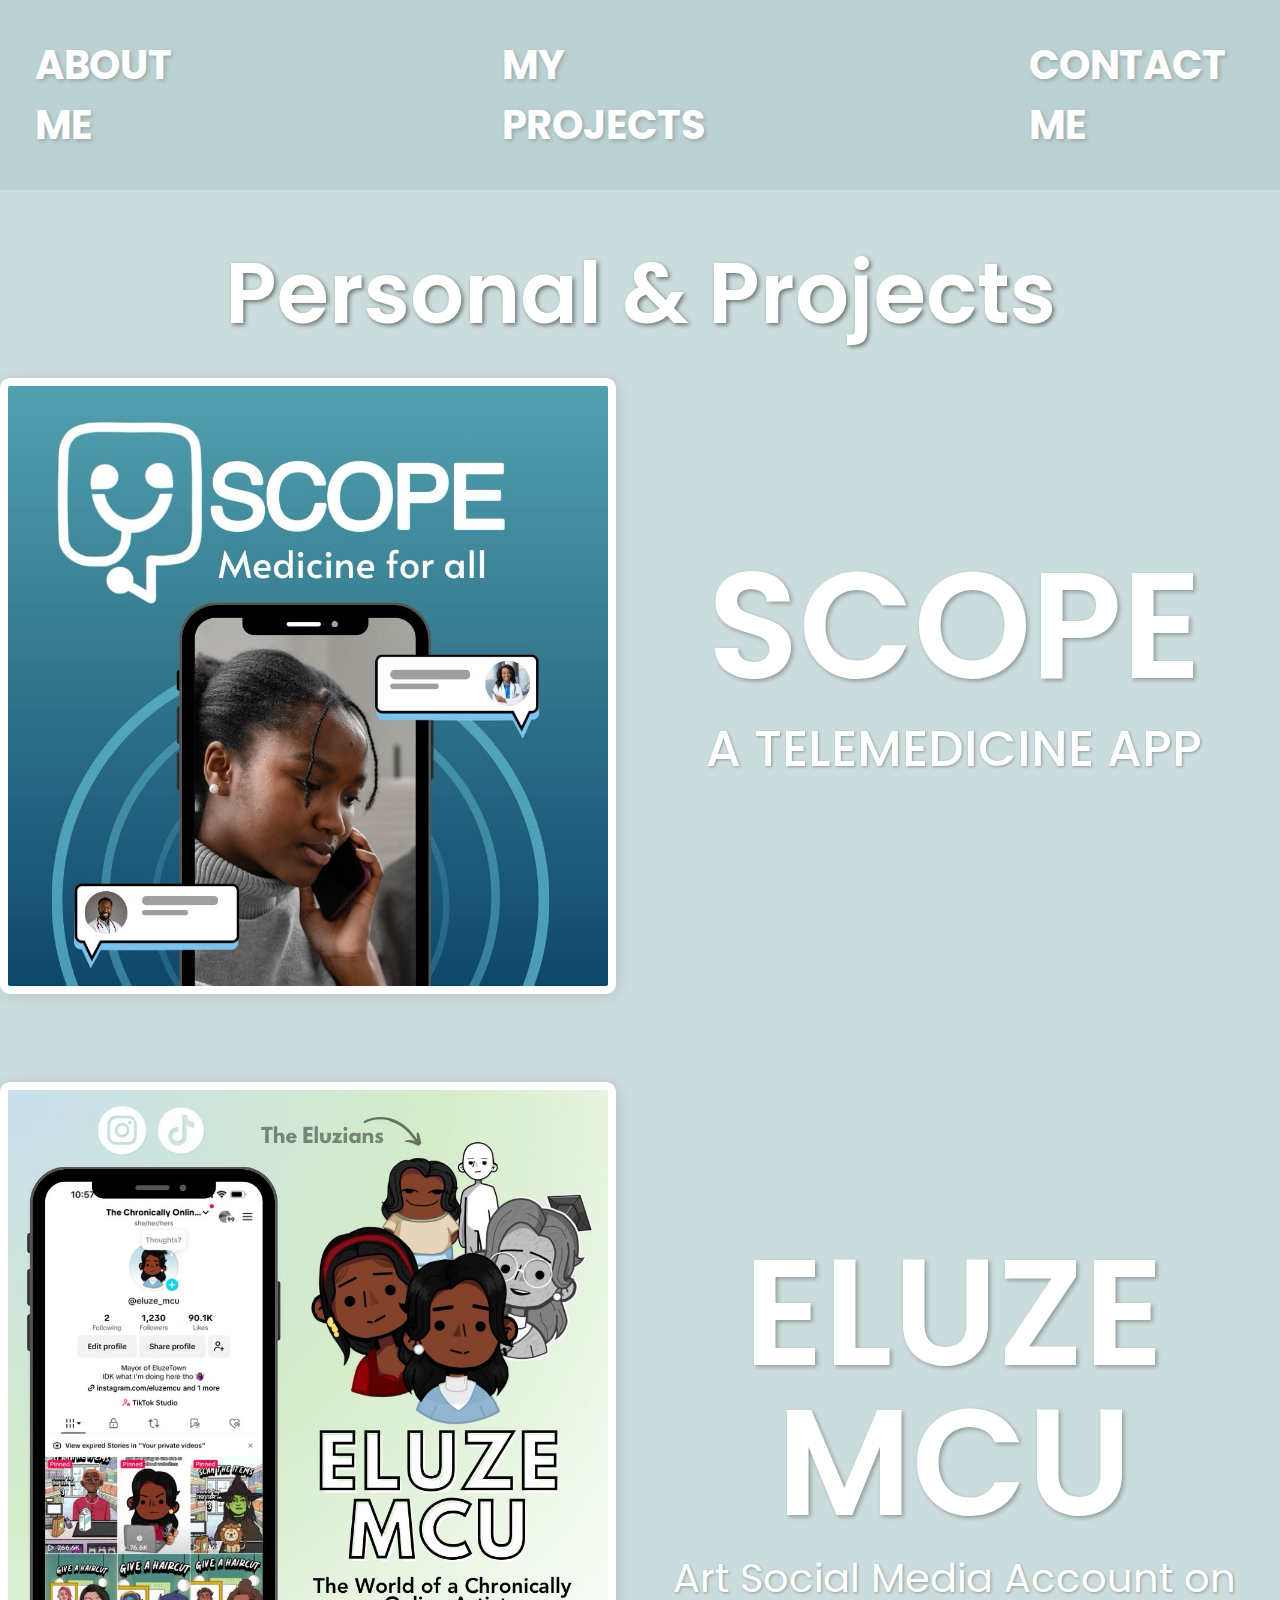
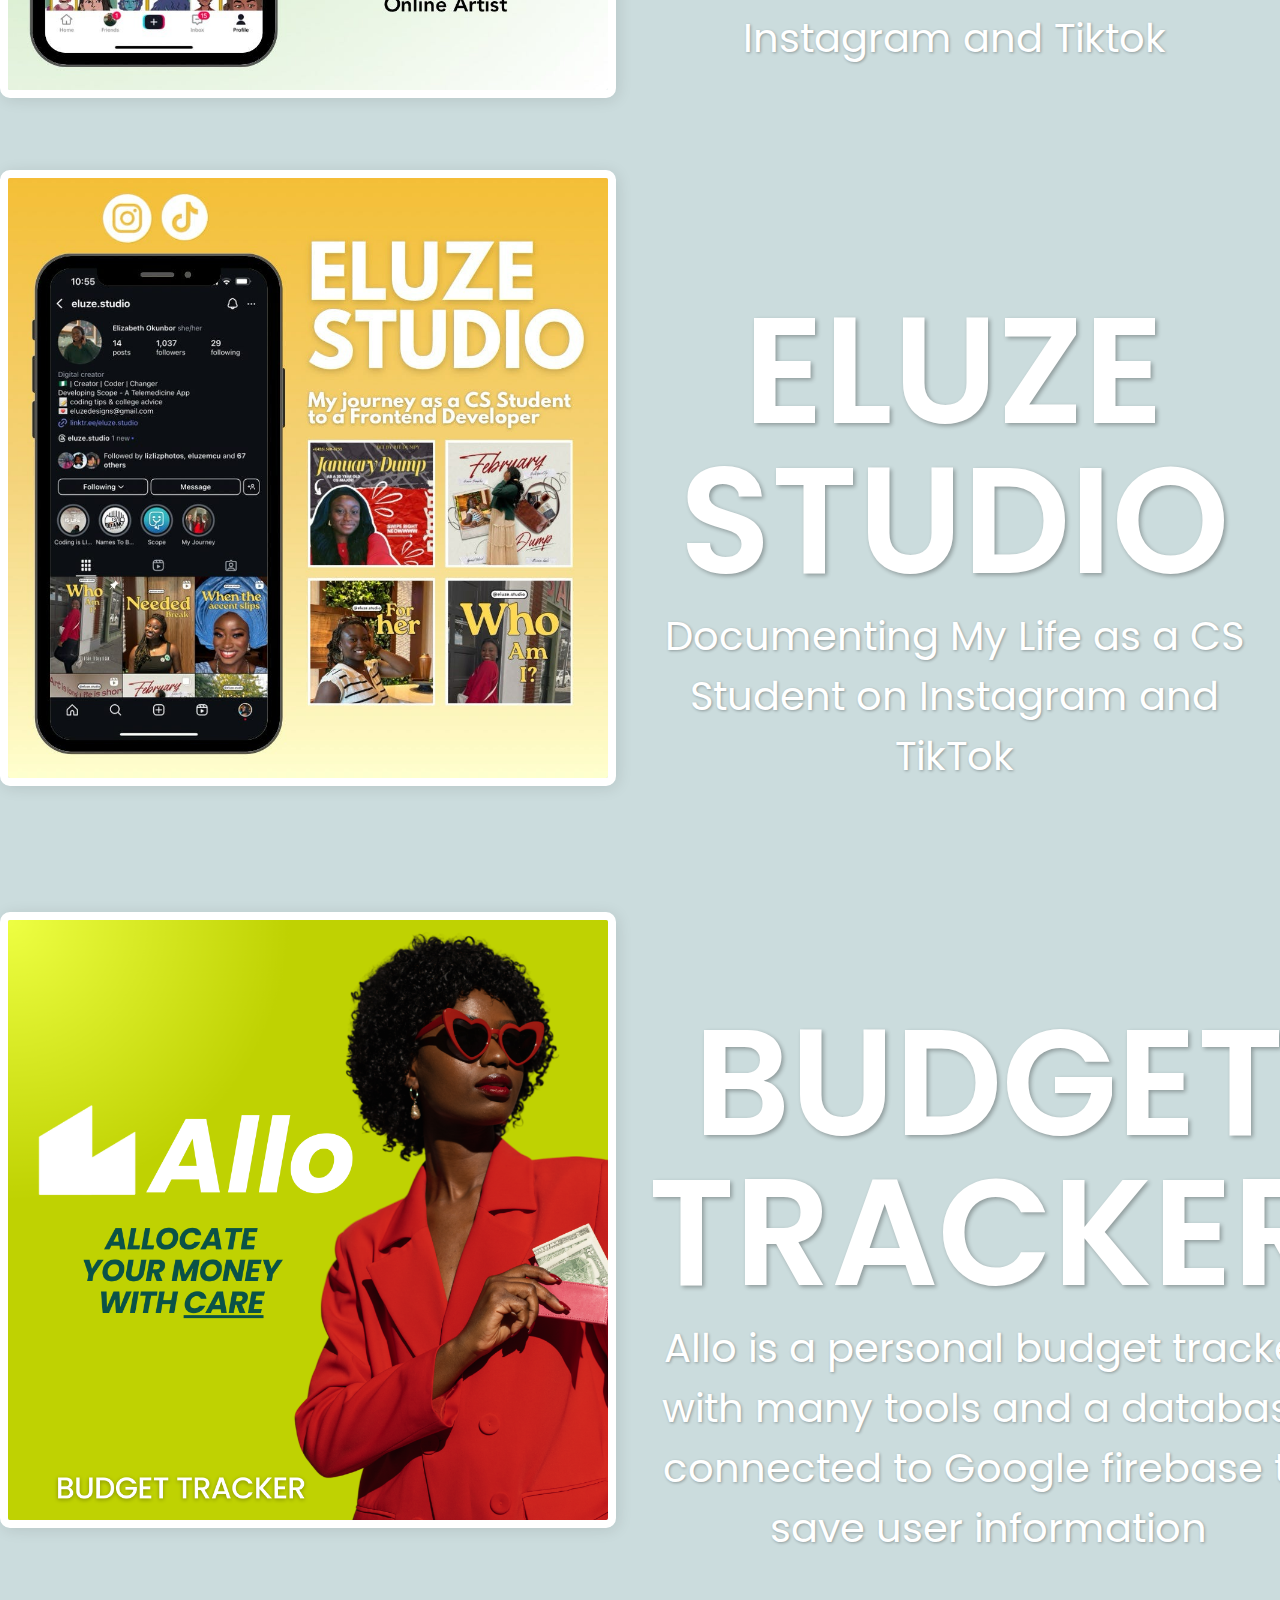
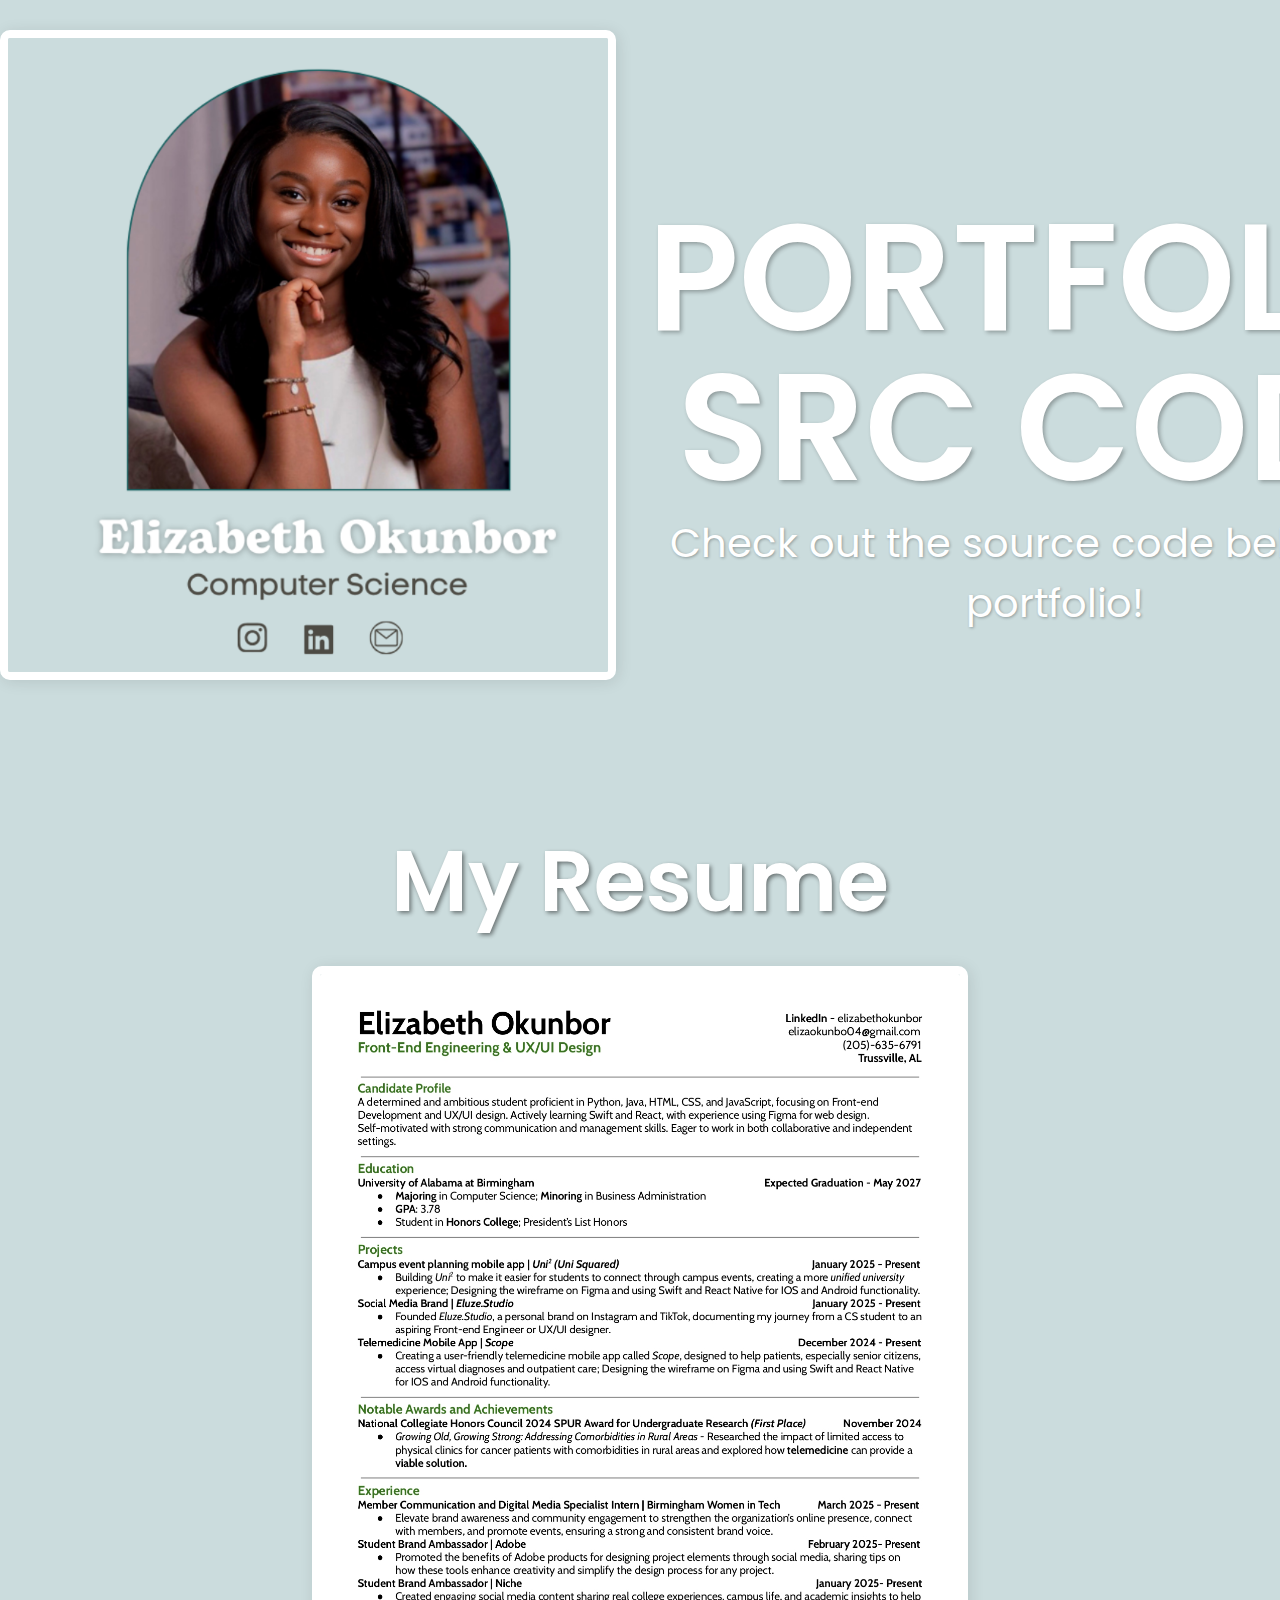
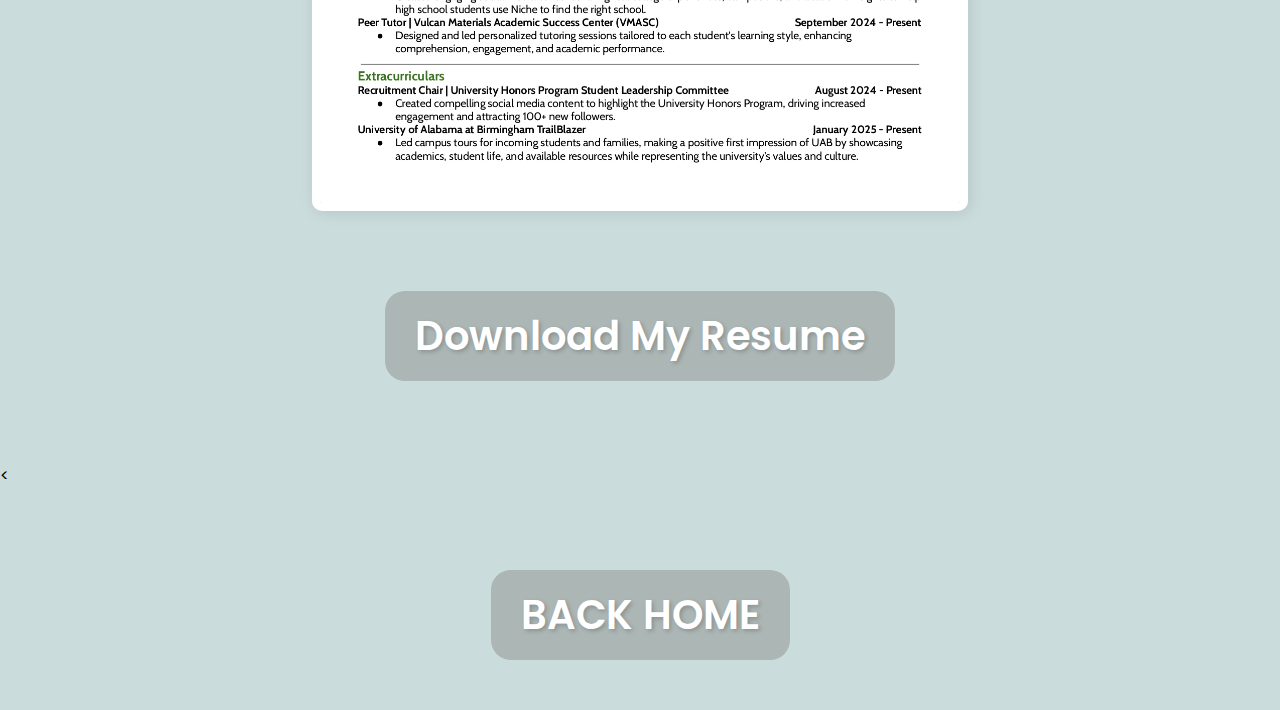
<file: Pindex.html>
<!DOCTYPE html>
<html lang="en">
<head>
    <meta charset="UTF-8">
    <meta name="viewport" content="width=device-width, initial-scale=1.0">
    <title>My Projects - Elizabeth Okunbor</title>
    <link rel="stylesheet" href="/Pstyle.css">
</head>
<body>
    <div class="navContainer">
        <div class="nav-item"><a href="/ABindex.html">ABOUT ME</a></div>
        <div class="nav-item"><a href="/Pindex.html">MY PROJECTS</a></div>
        <div class="nav-item"><a href="/CMindex.html">CONTACT ME</a></div>
    </div>
    
    <header>
        <h1 class="main-header">Personal & Projects</h1>
    </header>
    
    <div class="main-content">
        <div class="cards">
            <!-- SCOPE Project with large text styling -->
            <div class="card">
                <a href="https://www.figma.com/design/1WWXSjhiwS8Gsx2g4KUfeL/Scope-Prototype?node-id=0-1&t=oi1X5pQG5eLS1sG4-1" target="_blank">
                    <img src="/J Scope project.jpeg" alt="SCOPE Telemedicine App Interface">
                </a>
                <div class="description">
                    <h3 class="project-title" style="line-height: 1;">SCOPE</h3>
                    <p class="project-subtitle">A TELEMEDICINE APP</p>
                </div>
            </div>


            <!-- Regular project cards -->
            <div class="card">
                <a href="https://www.tiktok.com/@eluze_mcu" target="_blank">
                    <img src="/K Eluze MCU.jpeg" alt="Eluze MCU Art Social Media">
                </a>
                <div class="description">
                    <h3 style="line-height: 1;">ELUZE MCU</h3>
                    <p>Art Social Media Account on Instagram and Tiktok</p>
                </div>
            </div> 

            <div class="card">
                <a href="https://www.instagram.com/eluze.studio/" target="_blank">
                    <img src="/L Eluze Studio.jpeg" alt="Eluze Studio CS Journey">
                </a>
                <div class="description">
                    <h3 style="line-height: 1;">ELUZE STUDIO</h3>
                    <p>Documenting My Life as a CS Student on Instagram and TikTok</p>
                </div>
            </div>

            <div class="card">
                <a href="#" target="_blank">
                    <img src="/Allo.png" alt="Allo Budget Tracker">
                </a>
                <div class="description">
                    <h3 style="line-height: 1;">BUDGET TRACKER</h3>
                    <p>Allo is a personal budget tracker with many tools and a database connected to Google firebase to save user information</p>
                </div>
            </div>

            <div class="card">
                <a href="https://github.com/eokunbor/Personal-Website" target="_blank">
                    <img src="/Portfolio Source Code.png" alt="Portfolio Source Code">
                </a>
                <div class="description">
                    <h3 style="line-height: 1;">PORTFOLIO SRC CODE</h3>
                    <p>Check out the source code behind my portfolio!</p>
                </div>
            </div>

        <!-- Resume section -->
        <div class="resume-card">
            <header>
                <h1 class="main-header">My Resume</h1>
            </header>
            <img class="resume" src="/Q Resume.JPG" alt="Elizabeth Okunbor's Resume">
            <div class="button-container">
                <a class="rounded-button" href="https://eokunborresume.tiiny.site/">Download My Resume</a>
            </div>
        </div>

        <<div class="button-container">
            <a class="rounded-button" href="/HIndex.html">BACK HOME</a>
        </div>
    </div>
</body>
</html>
</file>
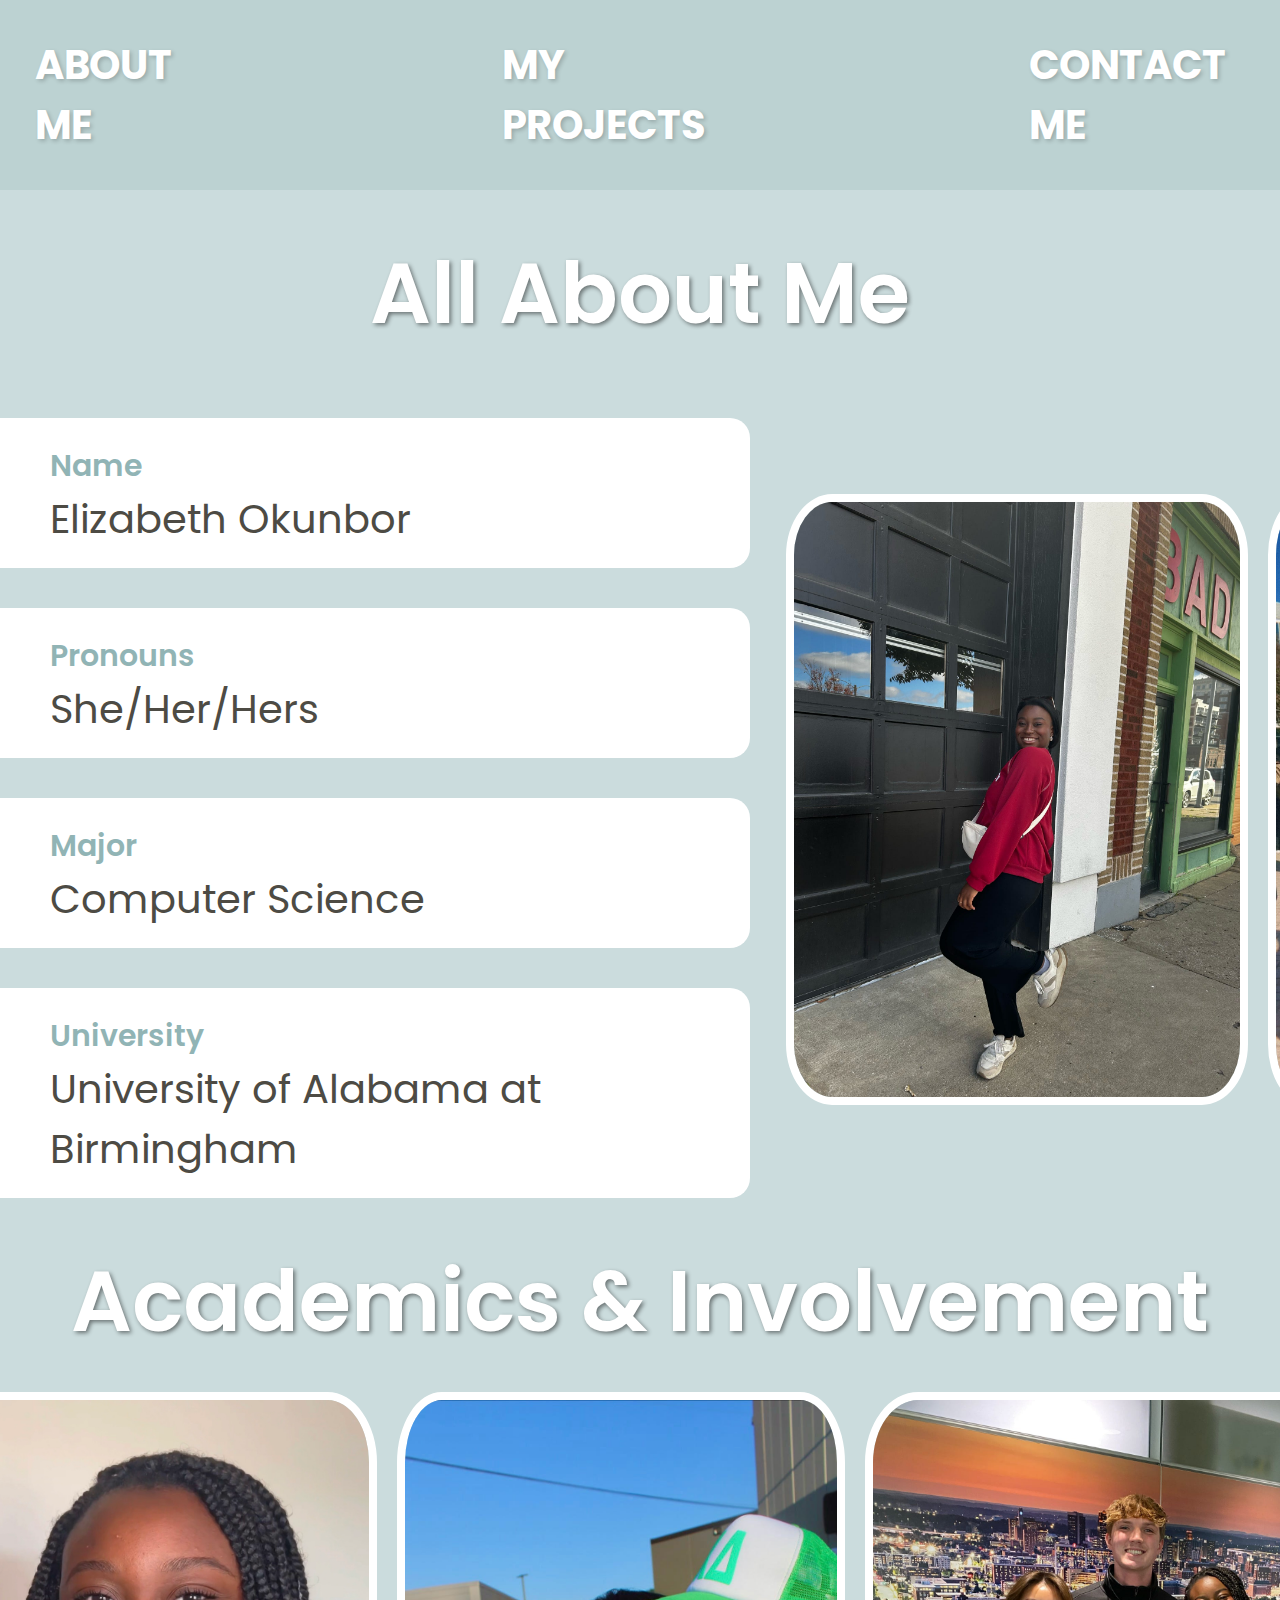
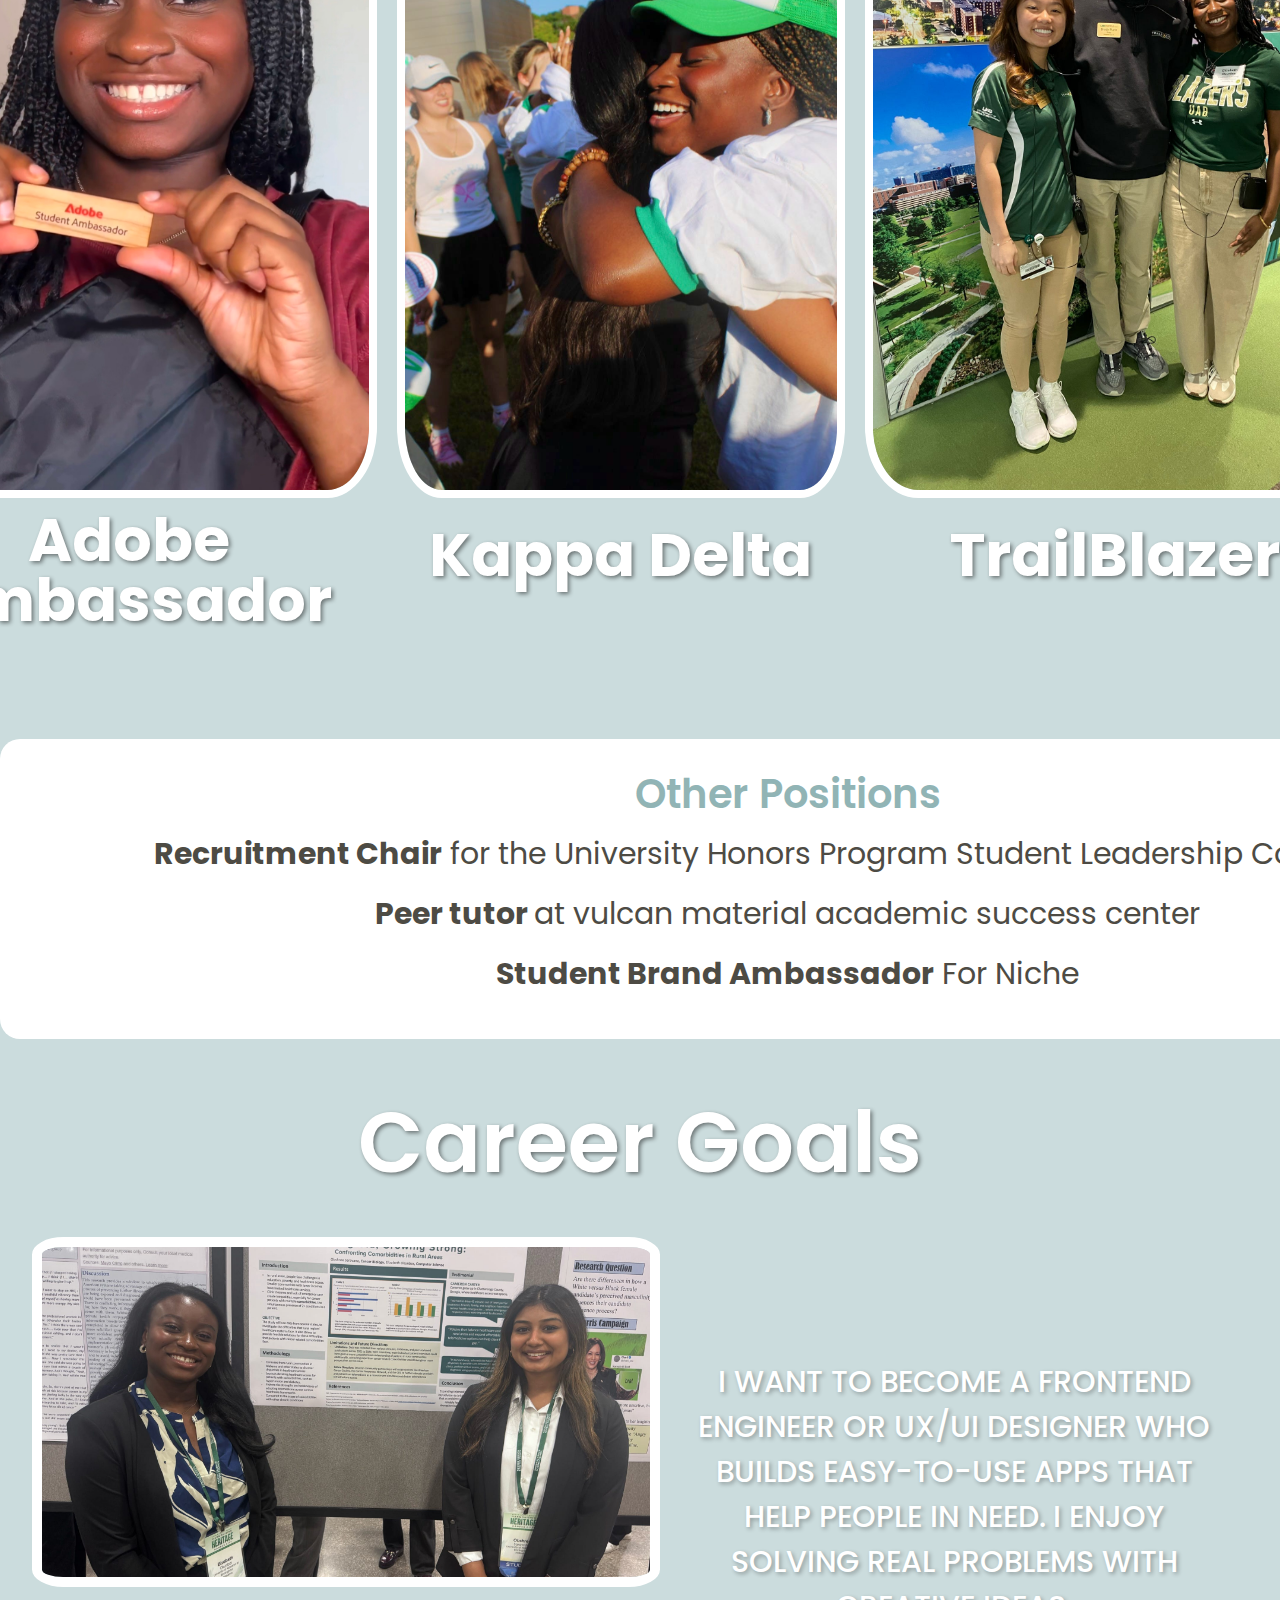
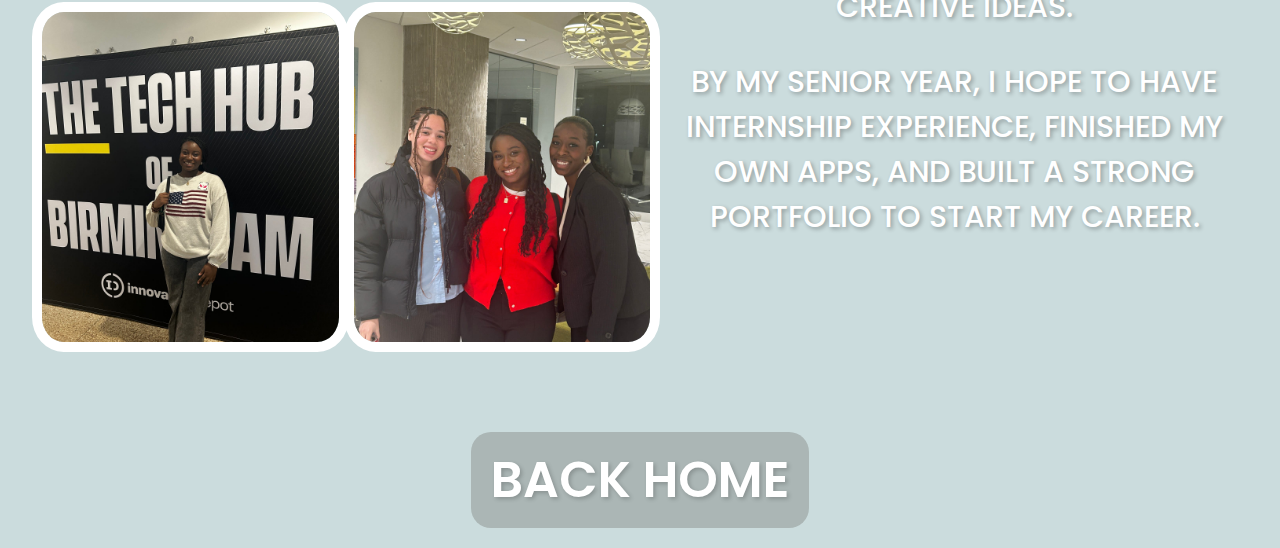
<file: Canva to Portfolio/ABindex.html>
<!DOCTYPE html>
<html lang="en">
<head>
    <meta charset="UTF-8">
    <meta name="viewport" content="width=device-width, initial-scale=1.0">
    <title>About Me - Elizabeth Okunbor</title>
    <link rel="stylesheet" href="/Canva to Portfolio/ABstyle.css">
</head>
<body>
        <div class="navContainer">
            <div class="nav-item"><a href="/Canva to Portfolio/ABindex.html">ABOUT ME</a></div>
            <div class="nav-item"><a href="/Canva to Portfolio/Pindex.html">MY PROJECTS</a></div>
            <div class="nav-item"><a href="/Canva to Portfolio/CMindex.html">CONTACT ME</a></div>
        </div>

        <header>
            <h1 class="main-header">All About Me</h1>
        </header>
        
        <div class="main-content-profile">
            <div class="rectangle">
                <div class="curved-rectangle-name">
                    <h4>Name</h4>
                    <h6>Elizabeth Okunbor</h6>
                </div>
                <div class="curved-rectangle-pronouns">
                    <h4>Pronouns</h4>
                    <h6>She/Her/Hers</h6>
                </div>
                <div class="curved-rectangle-major">
                    <h4>Major</h4>
                    <h6>Computer Science</h6>
                </div>
                <div class="curved-rectangle-uni">
                    <h4>University</h4>
                    <h6>University of Alabama at Birmingham</h6>
                </div>
            </div>
            <div class="AM-img">
                <img class="kansas-img" src="/Canva to Portfolio/Resources/E Kansas City.jpeg" alt="Elizabeth Okunbor in Kansas City">
                <img class="Blaze-img" src="/Canva to Portfolio/Resources/F With Blaze.jpeg" alt="Elizabeth Okunbor with UAB's Mascot, Blaze the Dragon">
            </div>
        </div>

        <header>
            <h1 class="main-header">Academics & Involvement</h1>
        </header>
        <div class="main-content-aca">
            <div class="IV-img">
                <div class="img-text">
                    <img class="adobe-img" src="/Canva to Portfolio/Resources/G Adobe.jpg" alt="Elizabeth with Adobe">
                    <h1 style="line-height: 1;">Adobe <br> Ambassador</h1>
                </div>
                <div class="img-text">
                    <img class="kD-img" src="/Canva to Portfolio/Resources/H Kappa Delta.jpeg" alt="Elizabeth with Kappa Delta">
                    <h1>Kappa Delta</h1>
                </div>
                <div class="img-text">
                    <img class="trail-img" src="/Canva to Portfolio/Resources/I TrailBlazers.jpeg" alt="Elizabeth with TrailBlazers">
                    <h1>TrailBlazers</h1>
                </div>
            </div>
        </div>
        <div class="curved-rectangle-position">
            <h4>Other Positions</h4>
            <h6 style="line-height: 2;"><b>Recruitment Chair</b> for the University Honors Program Student Leadership Committee
            <br><b>Peer tutor </b>at vulcan material academic success center
            <br> <b>Student Brand Ambassador</b> For Niche</h6>
        </div>

        <header>
            <h1 class="main-header">Career Goals</h1>
        </header>

        <div class="main-content-goal">
            <div class="goal-img">
                <img class="goal-img-1" src="/Canva to Portfolio/Resources/M NCHC.jpeg" alt="Elizabeth and her research partner presenting at NCHC">
                <img class="goal-img-2" src="/Canva to Portfolio/Resources/N Tech On Tap.jpeg" alt="Elizabeth at Innovation depot for Tech on Tap">
                <img class="goal-img-3" src="/Canva to Portfolio/Resources/P Shipt Dinner.jpeg" alt="Elizabeth at a company dinner at Shipt tower">
            </div>
            <div class="goal-text">
                <p>I WANT TO BECOME A FRONTEND ENGINEER OR UX/UI DESIGNER WHO BUILDS EASY-TO-USE APPS THAT HELP PEOPLE IN NEED. I ENJOY SOLVING REAL PROBLEMS WITH CREATIVE IDEAS.</p>
                <p>BY MY SENIOR YEAR, I HOPE TO HAVE INTERNSHIP EXPERIENCE, FINISHED MY OWN APPS, AND BUILT A STRONG PORTFOLIO TO START MY CAREER.</p>
            </div>
        </div>

        <div class="button-container">
            <a class="rounded-button" href="/Canva to Portfolio/HIndex.html">BACK HOME</a>
        </div>
</body>
</html>
</file>
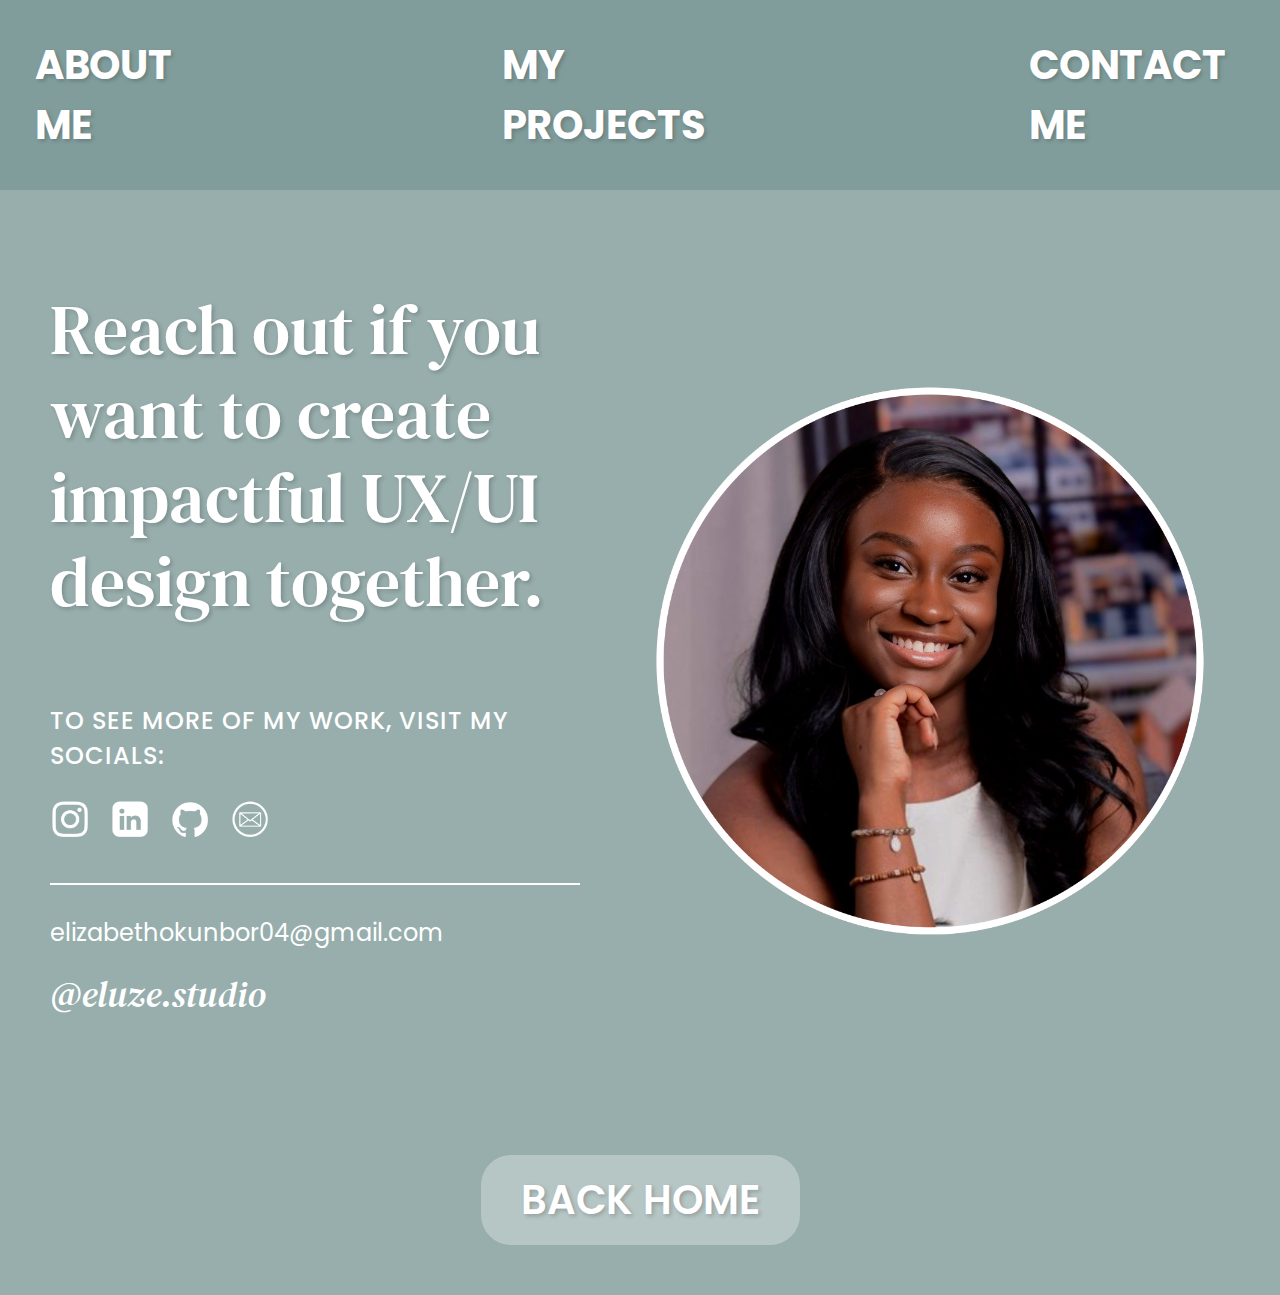
<file: Canva to Portfolio/CMindex.html>
<!DOCTYPE html>
<html lang="en">
<head>
    <meta charset="UTF-8">
    <meta name="viewport" content="width=device-width, initial-scale=1.0">
    <title>Contact Me - Elizabeth Okunbor</title>
    <link rel="stylesheet" href="/Canva to Portfolio/CMstyle.css">
</head>
<body>
    <div class="navContainer">
        <div class="nav-item"><a href="/Canva to Portfolio/ABindex.html">ABOUT ME</a></div>
        <div class="nav-item"><a href="/Canva to Portfolio/Pindex.html">MY PROJECTS</a></div>
        <div class="nav-item"><a href="/Canva to Portfolio/CMindex.html">CONTACT ME</a></div>
    </div>

    <div class="contact-container">
        <div class="contact-text">
            <h1 class="contact-heading">Reach out if you want to create impactful UX/UI design together.</h1>
            
            <div class="socials-section">
                <p class="socials-heading">TO SEE MORE OF MY WORK, VISIT MY SOCIALS:</p>
                <div class="socials-icons">
                    <a href="https://www.instagram.com/eluze.studio/"><img src="/Canva to Portfolio/Resources/R Instagram White.PNG" alt="Instagram icon"></a>
                    <a href="https://www.linkedin.com/in/elizabethokunbor/"><img src="/Canva to Portfolio/Resources/S Linked In White.PNG" alt="LinkedIn icon"></a>
                    <a href="https://github.com/eokunbor"><img src="/Canva to Portfolio/Resources/github white.png" alt="GitHub icon"></a>
                    <a href="mailto:eluzedesigns@gmail.com"><img src="/Canva to Portfolio/Resources/U Email White.PNG" alt="Email icon"></a>
                </div>
                <div class="divider"></div>
                <p class="email">elizabethokunbor04@gmail.com</p>
                <p class="social-handle">@eluze.studio</p>
            </div>
        </div>
        
        <div class="profile-image-container">
            <img class="profile-image" src="/Canva to Portfolio/Resources/V Headshot circle.PNG" alt="Elizabeth Okunbor Headshot">
        </div>
    </div>

    <div class="button-container">
        <a class="back-home-button" href="/Canva to Portfolio/HIndex.html">BACK HOME</a>
    </div>
</body>
</html>
</file>
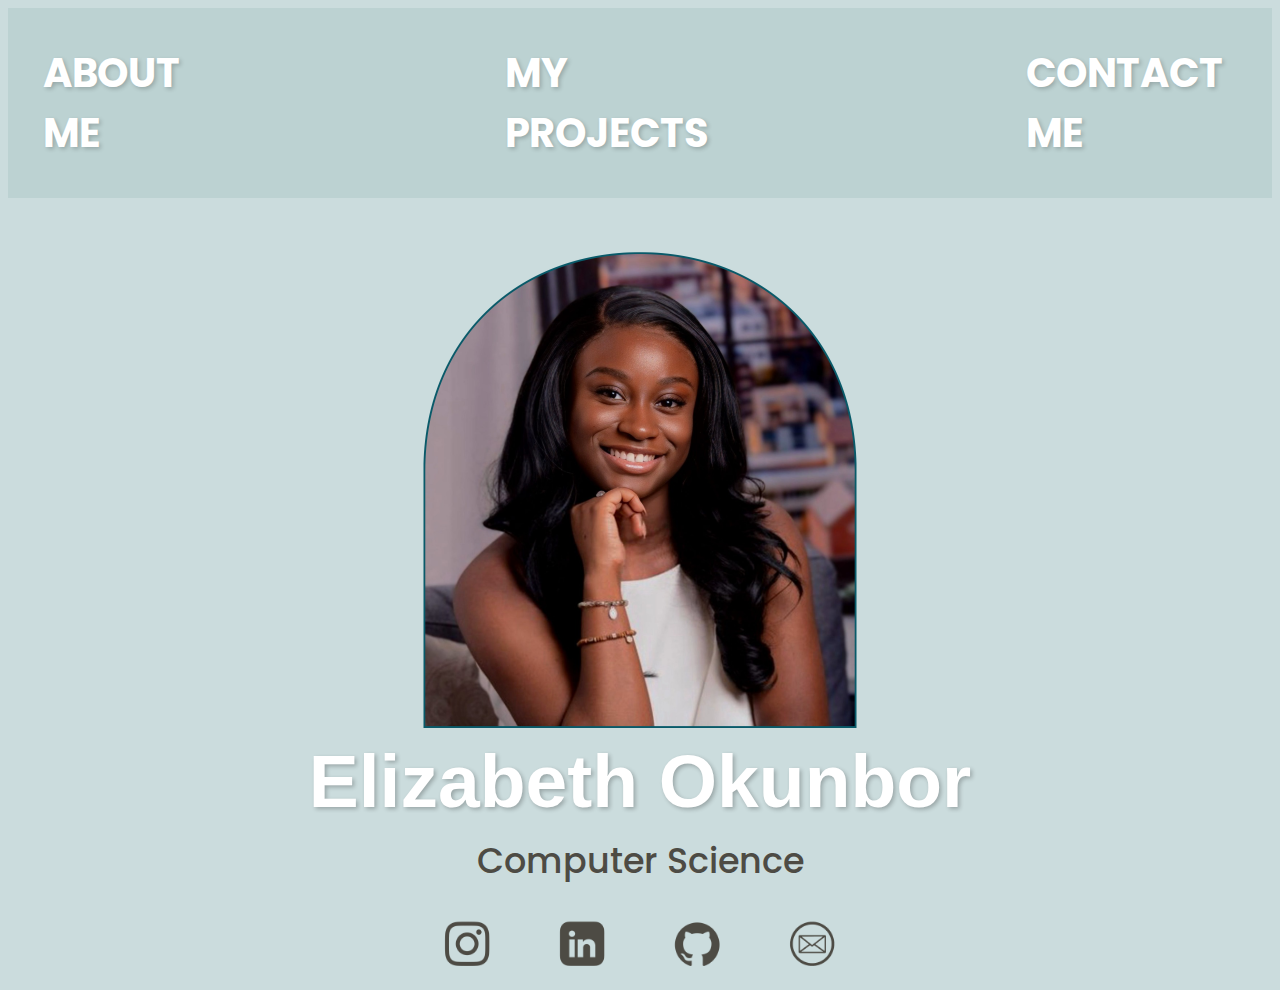
<file: Canva to Portfolio/HIndex.html>
<!DOCTYPE html>
<html lang="en">
<head>
    <meta charset="UTF-8">
    <meta name="viewport" content="width=device-width, initial-scale=1.0">
    <title>Home - Elizabeth Okunbor</title>
    <link rel="stylesheet" href="/Canva to Portfolio/Hstyle.css">
</head>
<body>
        <div class="navContainer">
            <div class="nav-item"><a href="/Canva to Portfolio/ABindex.html">ABOUT ME</a></div>
            <div class="nav-item"><a href="/Canva to Portfolio/Pindex.html">MY PROJECTS</a></div>
            <div class="nav-item"><a href="/Canva to Portfolio/CMindex.html">CONTACT ME</a></div>
        </div>

        <div class="main-content">
            <div class="arch-photo">
                <img class="headshot-one" src="/Canva to Portfolio/Resources/A headshot arch.PNG" alt="headshot of Elizabeth Okunbor">
            </div>

            <div class="name-major">
                <h1 class="name">Elizabeth Okunbor</h1>
                <h2 class="major">Computer Science</h2>
            </div>

            <div class="socials">
                <div class="imgContain">
                    <a href="https://www.instagram.com/eluze.studio/" target="_blank">
                        <img class="socials-img" src="/Canva to Portfolio/Resources/B Instagram brown.PNG" alt="Instagram icon">
                    </a>
                </div>
                <div class="imgContain">
                    <a href="https://www.linkedin.com/in/elizabethokunbor/" target="_blank">
                        <img class="socials-img" src="/Canva to Portfolio/Resources/C LinkedIn Brown.PNG" alt="LinkedIn icon">
                    </a>
                </div>
                <div class="imgContain">
                    <a href="https://github.com/eokunbor" target="_blank">
                        <img class="socials-img" src="/Canva to Portfolio/Resources/Github brown.png" alt="Github icon">
                    </a>
                </div>
                <div class="imgContain">
                    <a href="mailto:eluzedesigns@gmail.com">
                        <img class="socials-img" src="/Canva to Portfolio/Resources/D Email Brown.PNG" alt="Email icon">
                    </a>
                </div>
            </div>
        </div>

</body>
</html>
</file>
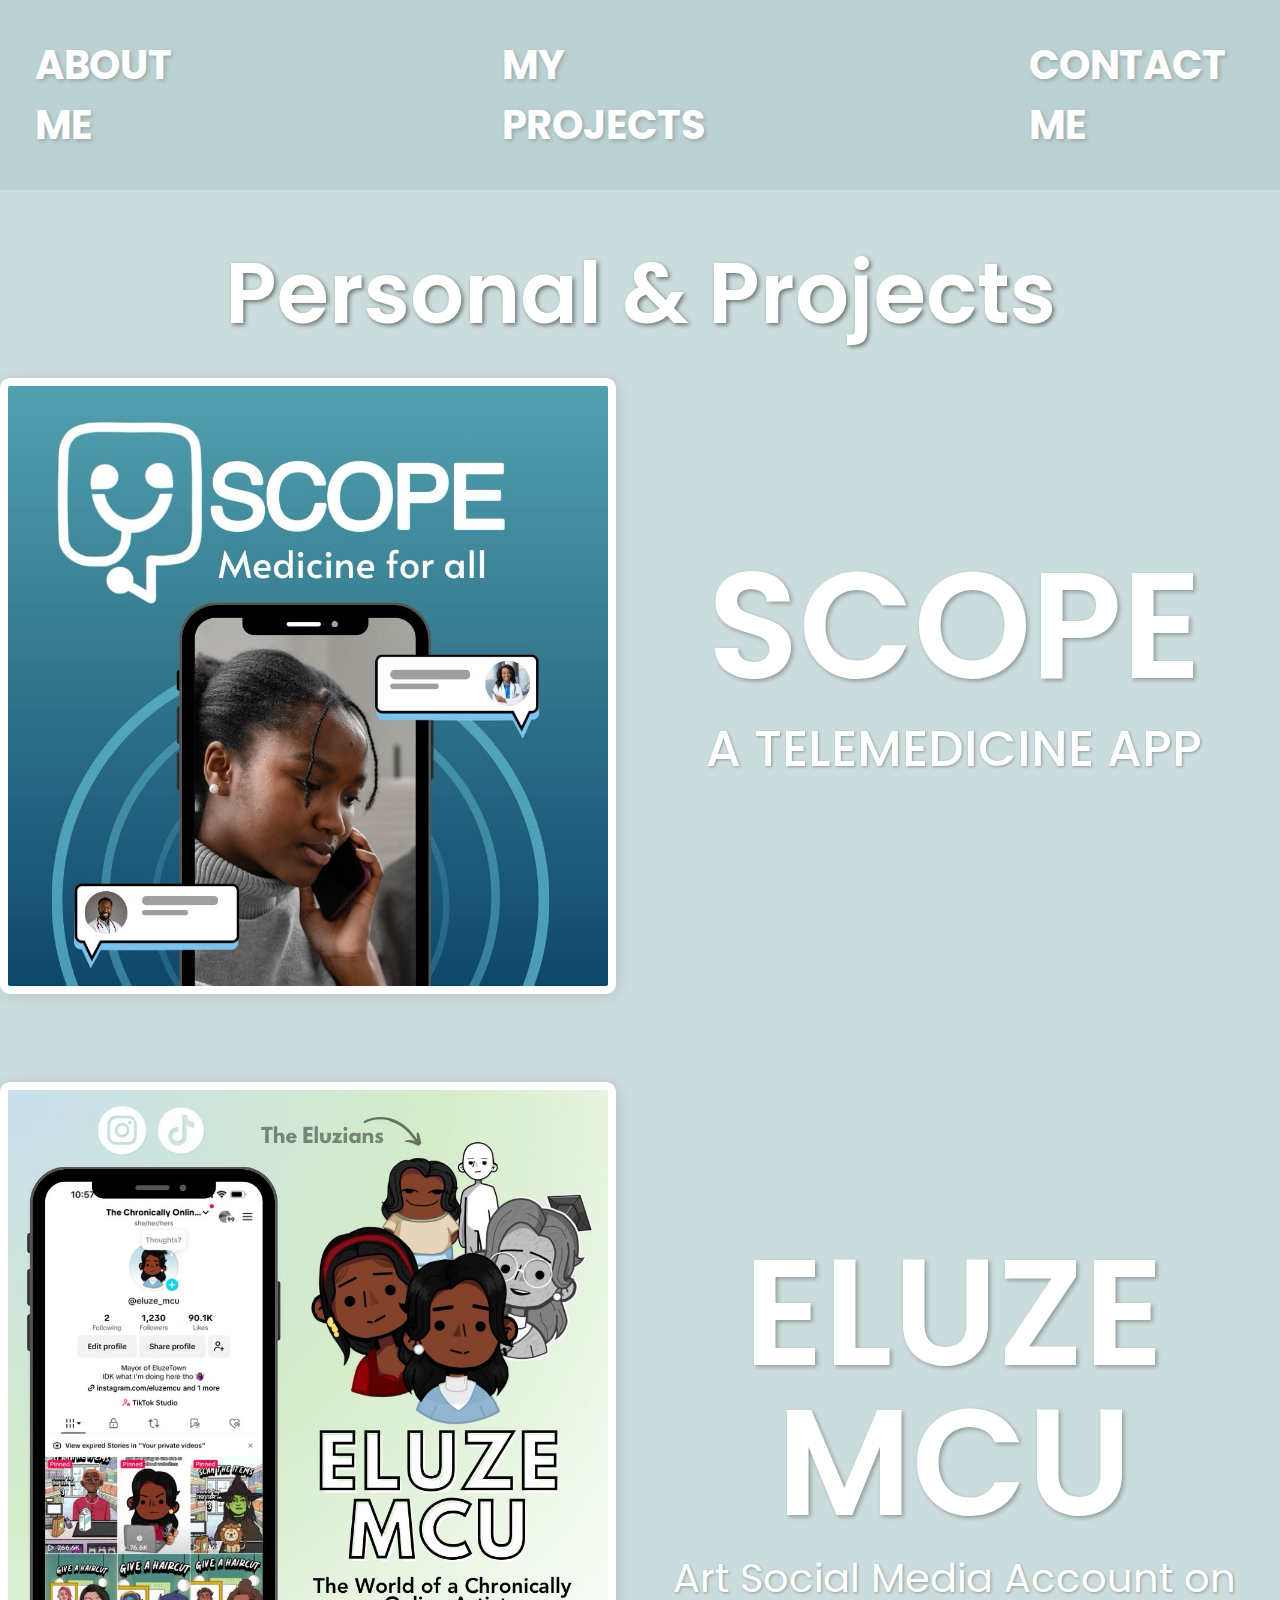
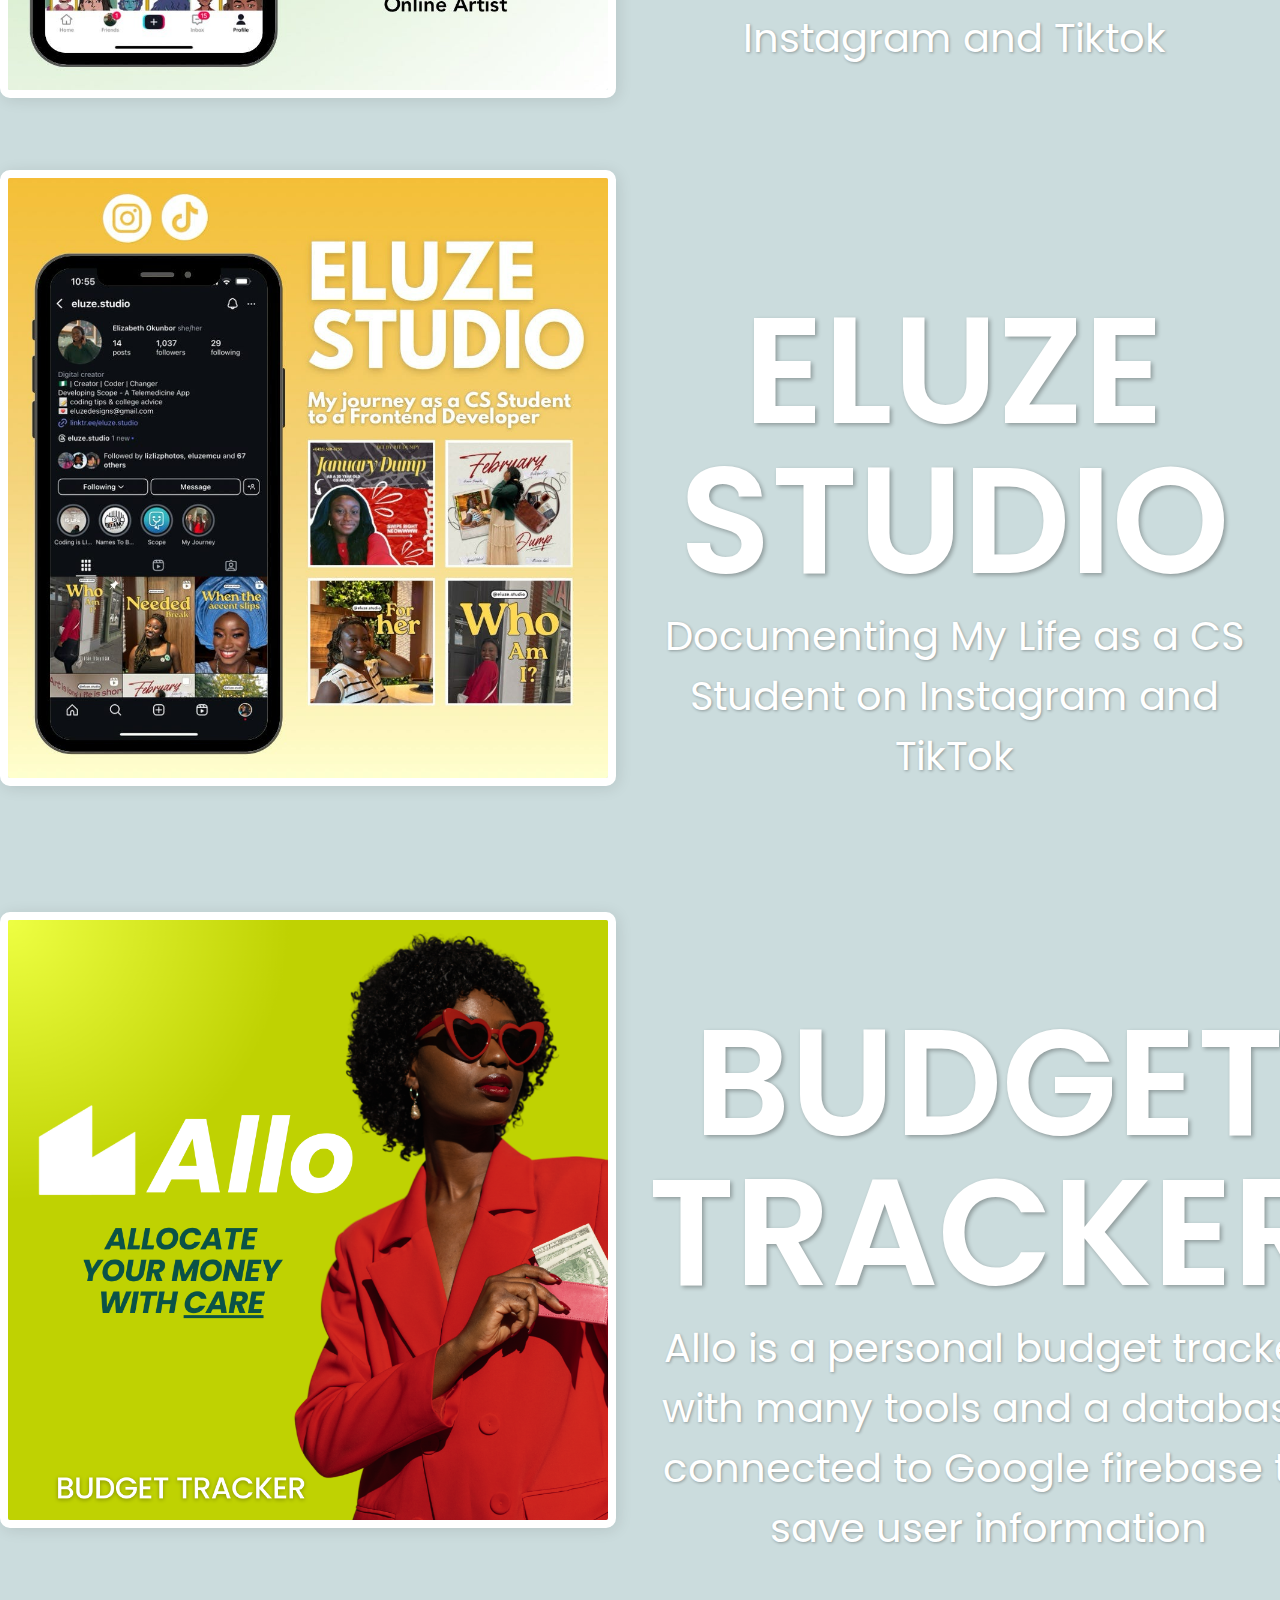
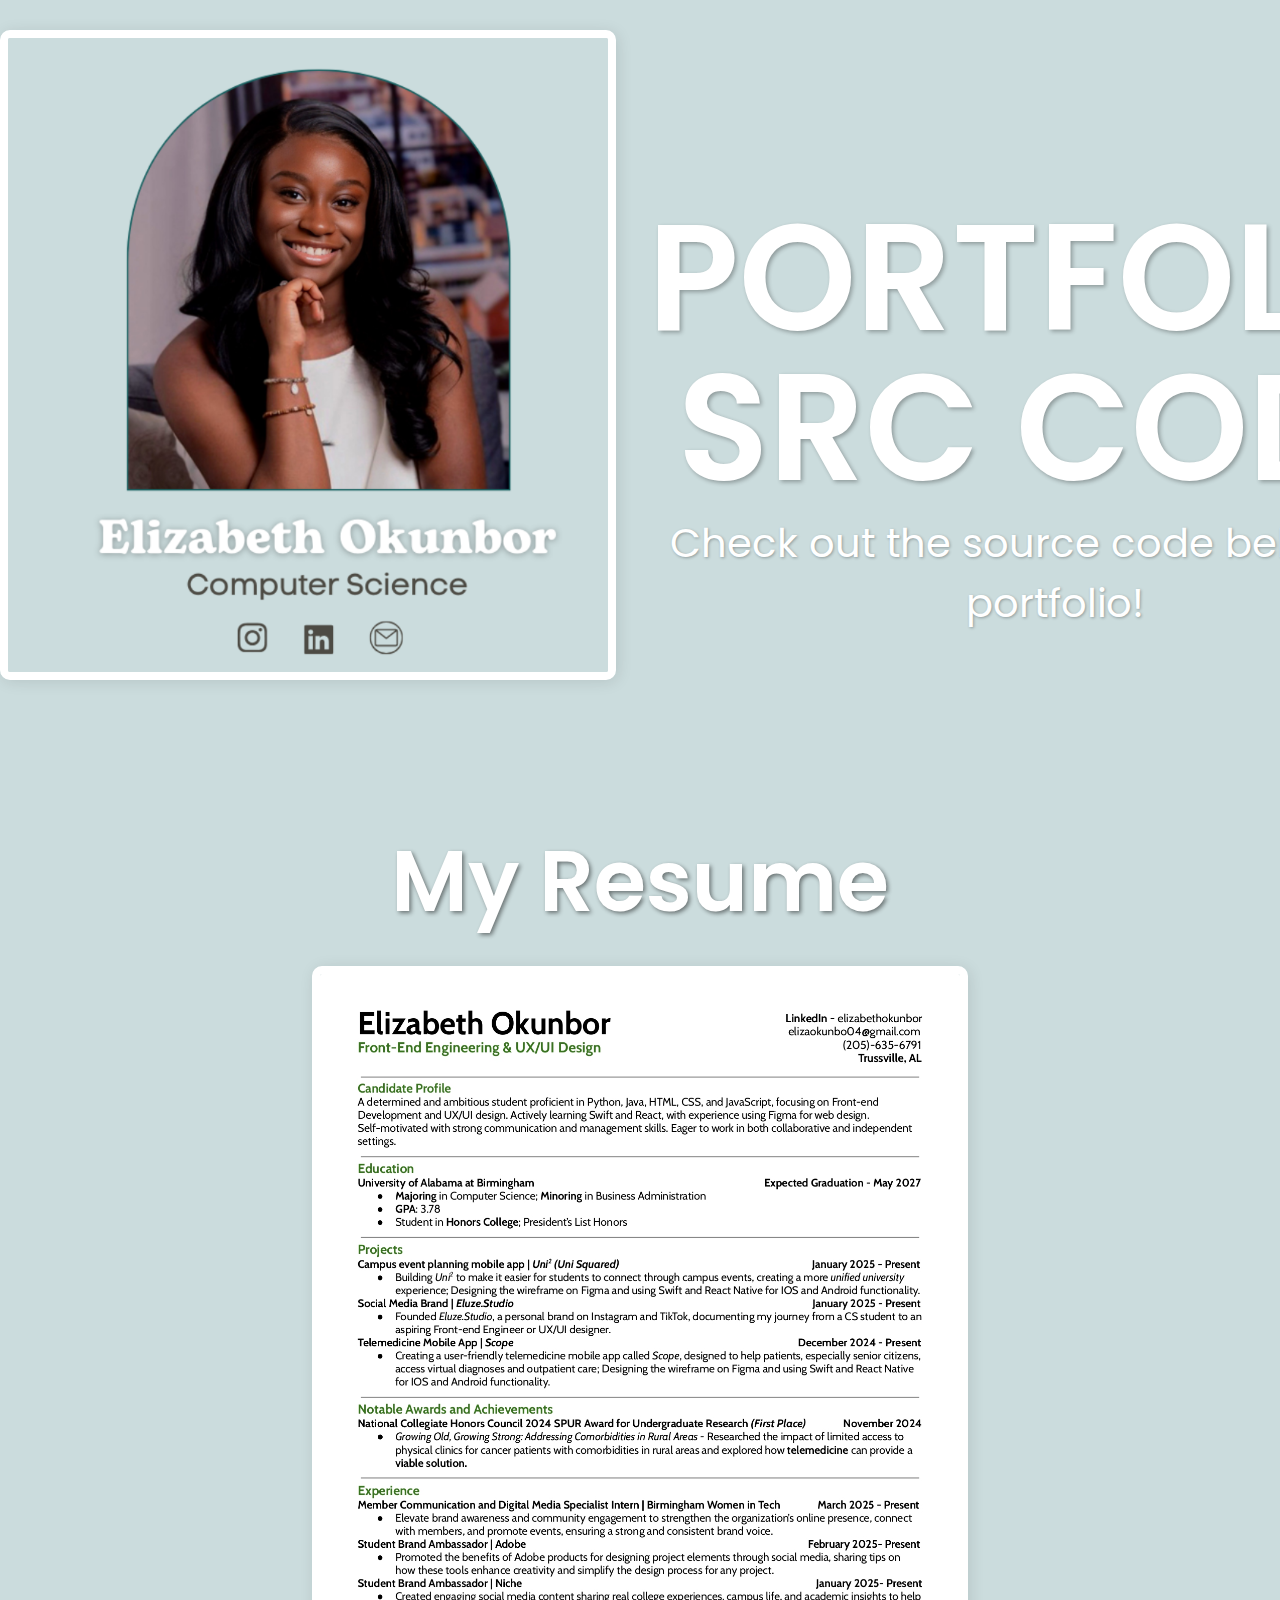
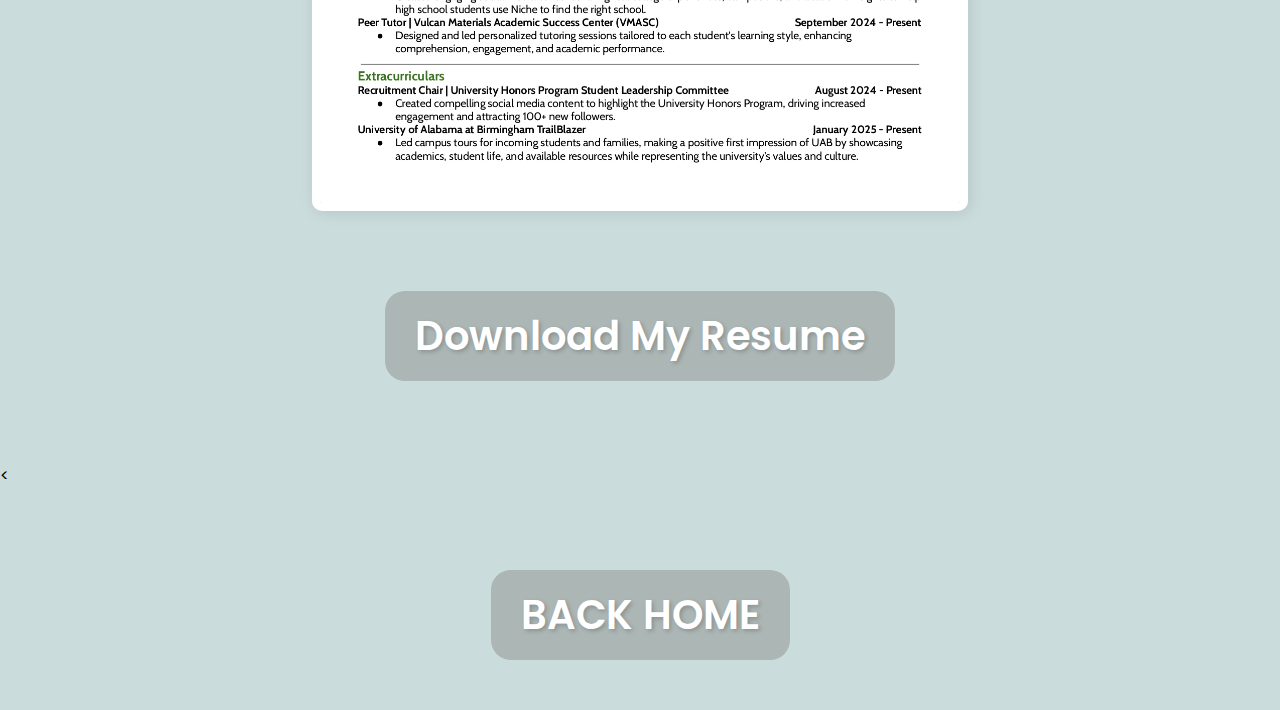
<file: Canva to Portfolio/Pindex.html>
<!DOCTYPE html>
<html lang="en">
<head>
    <meta charset="UTF-8">
    <meta name="viewport" content="width=device-width, initial-scale=1.0">
    <title>My Projects - Elizabeth Okunbor</title>
    <link rel="stylesheet" href="/Canva to Portfolio/Pstyle.css">
</head>
<body>
    <div class="navContainer">
        <div class="nav-item"><a href="/Canva to Portfolio/ABindex.html">ABOUT ME</a></div>
        <div class="nav-item"><a href="/Canva to Portfolio/Pindex.html">MY PROJECTS</a></div>
        <div class="nav-item"><a href="/Canva to Portfolio/CMindex.html">CONTACT ME</a></div>
    </div>
    
    <header>
        <h1 class="main-header">Personal & Projects</h1>
    </header>
    
    <div class="main-content">
        <div class="cards">
            <!-- SCOPE Project with large text styling -->
            <div class="card">
                <a href="https://www.figma.com/design/1WWXSjhiwS8Gsx2g4KUfeL/Scope-Prototype?node-id=0-1&t=oi1X5pQG5eLS1sG4-1" target="_blank">
                    <img src="/Canva to Portfolio/Resources/J Scope project.jpeg" alt="SCOPE Telemedicine App Interface">
                </a>
                <div class="description">
                    <h3 class="project-title" style="line-height: 1;">SCOPE</h3>
                    <p class="project-subtitle">A TELEMEDICINE APP</p>
                </div>
            </div>


            <!-- Regular project cards -->
            <div class="card">
                <a href="https://www.tiktok.com/@eluze_mcu" target="_blank">
                    <img src="/Canva to Portfolio/Resources/K Eluze MCU.jpeg" alt="Eluze MCU Art Social Media">
                </a>
                <div class="description">
                    <h3 style="line-height: 1;">ELUZE MCU</h3>
                    <p>Art Social Media Account on Instagram and Tiktok</p>
                </div>
            </div> 

            <div class="card">
                <a href="https://www.instagram.com/eluze.studio/" target="_blank">
                    <img src="/Canva to Portfolio/Resources/L Eluze Studio.jpeg" alt="Eluze Studio CS Journey">
                </a>
                <div class="description">
                    <h3 style="line-height: 1;">ELUZE STUDIO</h3>
                    <p>Documenting My Life as a CS Student on Instagram and TikTok</p>
                </div>
            </div>

            <div class="card">
                <a href="#" target="_blank">
                    <img src="/Canva to Portfolio/Resources/Allo.png" alt="Allo Budget Tracker">
                </a>
                <div class="description">
                    <h3 style="line-height: 1;">BUDGET TRACKER</h3>
                    <p>Allo is a personal budget tracker with many tools and a database connected to Google firebase to save user information</p>
                </div>
            </div>

            <div class="card">
                <a href="https://github.com/eokunbor/Personal-Website" target="_blank">
                    <img src="/Canva to Portfolio/Resources/Portfolio Source Code.png" alt="Portfolio Source Code">
                </a>
                <div class="description">
                    <h3 style="line-height: 1;">PORTFOLIO SRC CODE</h3>
                    <p>Check out the source code behind my portfolio!</p>
                </div>
            </div>

        <!-- Resume section -->
        <div class="resume-card">
            <header>
                <h1 class="main-header">My Resume</h1>
            </header>
            <img class="resume" src="/Canva to Portfolio/Resources/Q Resume.JPG" alt="Elizabeth Okunbor's Resume">
            <div class="button-container">
                <a class="rounded-button" href="https://eokunborresume.tiiny.site/">Download My Resume</a>
            </div>
        </div>

        <<div class="button-container">
            <a class="rounded-button" href="/Canva to Portfolio/HIndex.html">BACK HOME</a>
        </div>
    </div>
</body>
</html>
</file>
<file: style.css>
@import url('https://fonts.googleapis.com/css2?family=Poppins:wght@300;400;500;600;700&display=swap');
@import url('https://fonts.googleapis.com/css2?family=DM+Serif+Text:ital@0;1&display=swap');

body{
    font-family: 'Poppins', sans-serif;
    background-color: 
#CBDCDD;
overflow: hidden;
}

a{
    text-decoration: none;
    color: 
#ffffff;
    font-weight: 700;
    font-size: 40px;
    text-shadow: 2px 2px 4px rgba(0,0,0,0.2);
}

.navContainer {
    display: flex;
    flex-direction: row;
    justify-content: center;
    align-items: center;
    padding: 35px;
    background-color: #BCD2D2;
}


.nav-item:nth-child(1) {
    margin-right: 300px;
  }

  .nav-item:nth-child(3) {
    margin-left: 300px;
  }

  .main-content {
    display: flex;
    flex-direction: column;
    align-items: center;
}

.arch-photo{
    display: flex;
    align-items: center;
    align-content: center;
    justify-content: center;
}

.headshot-one{
    padding-top:30px;
    width: 500px;
}

  h1{
    font-family: 'Gill Sans', 'Gill Sans MT', Calibri, 'Trebuchet MS', sans-serif;
    color: #ffffff;
    margin: 0px;
    margin-top: 10px;;
    font-weight: 600;
    font-size: 75px;
    text-align: center;
    text-shadow: 2px 2px 4px rgba(0, 0, 0, 0.247);
  }

  h2.major {   
    color: #4d4b44;
    font-weight: 500;
    font-size: 35px;
    margin-top: 10px;
    text-align: center;

}

  .socials{
    display: flex;
    justify-content: center;
    gap: 65px;
    width: 60%;
    margin-left: auto;
    margin-right: auto;
  }

  .socials img {
    width: 50px;
  }
</file>
<file: Canva to Portfolio/About Me/style.css>
@import url('https://fonts.googleapis.com/css2?family=Poppins:wght@300;400;500;600;700&display=swap');
@import url('https://fonts.googleapis.com/css2?family=DM+Serif+Text:ital@0;1&display=swap');

body{
    font-family: 'Poppins', sans-serif;
    background-color: #CBDCDD;
    overflow-x: hidden;
    overflow-y: visible;
    margin: 0;
    padding: 0;
}

a{
    text-decoration: none;
    color: #ffffff;
    font-weight: 700;
    font-size: 40px;
    text-shadow: 2px 2px 4px rgba(0,0,0,0.2);
}

.navContainer {
    display: flex;
    flex-direction: row;
    justify-content: center;
    align-items: center;
    padding: 35px;
    background-color: #BCD2D2;
}

.nav-item:nth-child(1) {
    margin-right: 300px;
}

.nav-item:nth-child(3) {
    margin-left: 300px;
}

.main-content {
    display: flex;
    flex-direction: column;
    align-items: center;
}

.main-header {
    font-weight: 600;
    text-align: center;
    font-size: 85px;
    color: #ffffff;
    text-shadow: 2px 2px 4px rgba(0, 0, 0, 0.475);
    margin-top: 40px;
    margin-bottom: 20px;
}

.main-content-profile{
    display: flex;
}

.rectangle h4{
    font-weight: 600;
    padding-top: 25px;
    margin-bottom: 30px;
    font-size: 30px;
    margin-left: 100px;
    color: #91b4b5;
}

.rectangle h6 {
    font-weight: 400;
    margin-top: -30px;
    font-size: 40px;
    margin-left: 100px;
    color: #4d4b44;
}

.curved-rectangle-name, .curved-rectangle-pronouns, .curved-rectangle-major {
    margin: 20px;
    width: 800px;
    height: 150px;
    margin-left: -50px; 
    background-color: #ffffff;
    border-radius: 20px;
}

.curved-rectangle-uni {
    width: 800px;
    height: 210px;
    margin-left: -50px; 
    background-color: #ffffff;
    border-radius: 20px;
}

.AM-img{
    gap: 20px;
    display: flex;
    justify-content: center;
    padding: 16px;
    box-sizing: border-box;
}

.main-content-profile img {
    margin-top: 100px;
    width: auto;
    max-height: 595px;
    border-radius: 10%;
    border: 8px solid #ffffff;
}

/* Career Goals Section Updated Styling */
.main-content-goal {
    display: flex;
    justify-content: space-between;
    align-items: center;
    margin: 0 auto;
    width: 95%;
    background-color: #CBDCDD;
    padding: 10px;
}

.goal-img {
    display: grid;
    grid-template-columns: repeat(2, 1fr);
    grid-template-rows: repeat(2, 1fr);
    grid-gap: 15px;
    width: 50%;
    
}

.goal-img-1 {
    grid-area: 1 / 1 / 2 / 3;
    width: 100%;
    height: auto;
    border-radius: 5%;
    object-fit: cover;
}

.goal-img-2 {
    grid-area: 2 / 1 / 3 / 2;
    width: 100%;
    height: auto;
    border-radius: 10%;
    object-fit: cover;
}

.goal-img-3 {
    grid-area: 2 / 2 / 3 / 3;
    width: 100%;
    height: auto;
    border-radius: 10%;
    object-fit: cover;
    
}

.goal-img img {
    width: 100%;
    max-height: 330px;
    border: 10px solid #ffffff;
    margin-top: 0;
    object-fit: cover;
}

.goal-text {
    width: 45%;
    padding: 20px;
    color: #ffffff;
    text-shadow: 2px 2px 4px rgba(0, 0, 0, 0.3);
    font-size: 24px;
    text-align: center;
    line-height: 1.5;
}

.goal-text p {
    margin-bottom: 20px;
    font-size: 30px;
    font-weight: 500;
}


.main-content-aca {
    margin-top: -20px; 
}

.IV-img {
    gap: 20px;
    display: flex;
    justify-content: center;
    padding: 16px;
    box-sizing: border-box;
}

.main-content-aca img {
    margin-top: 10px;
    width: auto;
    max-height: 690px;
    border-radius: 10%;
    border: 8px solid #ffffff;
}

.img-text h1 {
    margin-top: 5px;
    text-align: center;
    color: #ffffff;
    font-size: 60px;
    text-shadow: 2px 2px 4px rgba(0, 0, 0, 0.475);
}

.curved-rectangle-position {
    margin: 0 auto;
    width: 1500px;
    height: 300px;
    background-color: #ffffff;
    border-radius: 20px;
}

.curved-rectangle-position h4 {
    font-weight: 600;
    text-align: center;
    padding-top: 25px;
    margin-bottom: 30px;
    font-size: 40px;
    margin-left: 75px;
    color: #91b4b5;
}

.curved-rectangle-position h6 {
    font-weight: 400;
    text-align: center;
    margin-top: -30px;
    font-size: 30px;
    margin-left: 75px;
    color: #4d4b44;
}

.button-container {
    display: flex;
    justify-content: center;
    align-items: center;
    margin-top: 70px;
    margin-bottom: 20px;
}

.rounded-button {
    font-family: 'Poppins', sans-serif;
    font-weight: 600;
    background-color: #ABB6B5;
    color: white;
    padding: 10px 20px;
    border: none;
    border-radius: 20px;
    cursor: pointer;
    font-size: 50px;
}

.rounded-button:hover {
    background-color: #919999;
}
</file>
<file: Canva to Portfolio/Contact/style.css>
@import url('https://fonts.googleapis.com/css2?family=Poppins:wght@300;400;500;600;700&display=swap');
@import url('https://fonts.googleapis.com/css2?family=DM+Serif+Text:ital@0;1&display=swap');

body {
    font-family: 'Poppins', sans-serif;
    background-color: #97aead;
    margin: 0;
    padding: 0;
    overflow-x: hidden;
    min-height: 100vh;
}

.navContainer {
    display: flex;
    flex-direction: row;
    justify-content: center;
    align-items: center;
    padding: 35px;
    background-color: #809d9c;
}


.nav-item:nth-child(1) {
    margin-right: 300px;
}

.nav-item:nth-child(3) {
    margin-left: 300px;
}

a {
    text-decoration: none;
    color: #ffffff;
    font-weight: 700;
    font-size: 40px;
    text-shadow: 2px 2px 4px rgba(0,0,0,0.2);
}

.contact-container {
    display: flex;
    justify-content: space-between;
    align-items: center;
    padding: 50px;
    max-width: 1400px;
    margin: 0 auto;
}

.contact-text {
    flex: 1;
    padding-right: 50px;
}

.contact-heading {
    font-family: 'DM Serif Text', serif;
    font-size: 70px;
    font-weight: 400;
    color: #ffffff;
    margin-bottom: 30px;
    line-height: 1.2;
    text-shadow: 2px 2px 4px rgba(0,0,0,0.2);
}

.socials-section {
    margin-top: 80px;
}

.socials-heading {
    font-size: 24px;
    color: #ffffff;
    font-weight: 500;
    margin-bottom: 20px;
    text-transform: uppercase;
    letter-spacing: 1px;
}

.socials-icons {
    display: flex;
    gap: 20px;
    margin-bottom: 30px;
}

.socials-icons img {
    width: 40px;
    height: 40px;
}

.email {
    font-size: 24px;
    color: #ffffff;
    margin-bottom: 20px;
}

.social-handle {
    font-family: 'DM Serif Text', serif;
    font-size: 36px;
    font-style: italic;
    color: #ffffff;
    margin-top: 20px;
}

.divider {
    width: 100%;
    height: 2px;
    background-color: #ffffff;
    margin: 30px 0;
}

.profile-image {
    width: 600px;
    height: 600px;
    border-radius: 50%;
    object-fit: cover;
}

.back-home-button {
    display: inline-block;
    background-color: rgba(255, 255, 255, 0.3);
    color: #ffffff;
    font-size: 40px;
    font-weight: 600;
    padding: 15px 40px;
    border-radius: 30px;
    margin-top: 50px;
    text-align: center;
    cursor: pointer;
    transition: background-color 0.3s ease;
    text-transform: uppercase;
}

.back-home-button:hover {
    background-color: rgba(255, 255, 255, 0.5);
}

.button-container {
    display: flex;
    justify-content: center;
    width: 100%;
    margin-bottom: 50px;
}
</file>
<file: Canva to Portfolio/Home/style.css>
@import url('https://fonts.googleapis.com/css2?family=Poppins:wght@300;400;500;600;700&display=swap');
@import url('https://fonts.googleapis.com/css2?family=DM+Serif+Text:ital@0;1&display=swap');

body{
    font-family: 'Poppins', sans-serif;
    background-color: 
#CBDCDD;
overflow: hidden;
}

a{
    text-decoration: none;
    color: 
#ffffff;
    font-weight: 700;
    font-size: 40px;
    text-shadow: 2px 2px 4px rgba(0,0,0,0.2);
}

.navContainer {
    display: flex;
    flex-direction: row;
    justify-content: center;
    align-items: center;
    padding: 35px;
    background-color: #BCD2D2;
}


.nav-item:nth-child(1) {
    margin-right: 300px;
  }

  .nav-item:nth-child(3) {
    margin-left: 300px;
  }

  .main-content {
    display: flex;
    flex-direction: column;
    align-items: center;
}

.arch-photo{
    display: flex;
    align-items: center;
    align-content: center;
    justify-content: center;
}

.headshot-one{
    padding-top:30px;
    width: 500px;
}

  h1{
    font-family: 'Gill Sans', 'Gill Sans MT', Calibri, 'Trebuchet MS', sans-serif;
    color: #ffffff;
    margin: 0px;
    margin-top: 10px;;
    font-weight: 600;
    font-size: 75px;
    text-align: center;
    text-shadow: 2px 2px 4px rgba(0, 0, 0, 0.247);
  }

  h2.major {   
    color: #4d4b44;
    font-weight: 500;
    font-size: 35px;
    margin-top: 10px;
    text-align: center;

}

  .socials{
    display: flex;
    justify-content: center;
    gap: 65px;
    width: 60%;
    margin-left: auto;
    margin-right: auto;
  }

  .socials img {
    width: 50px;
  }
</file>
<file: Canva to Portfolio/Projects/style.css>
@import url('https://fonts.googleapis.com/css2?family=Poppins:wght@300;400;500;600;700&display=swap');

body{
    font-family: 'Poppins', sans-serif;
    background-color: #CBDCDD;
    overflow-x: hidden;
    overflow-y: visible;
    margin: 0;
    padding: 0;
}

a{
    text-decoration: none;
    color: #ffffff;
    font-weight: 700;
    font-size: 40px;
    text-shadow: 2px 2px 4px rgba(0,0,0,0.2);
}

.main-header {
    font-weight: 600;
    text-align: center;
    font-size: 85px;
    color: #ffffff;
    text-shadow: 2px 2px 4px rgba(0, 0, 0, 0.475);
    margin-top: 40px;
    margin-bottom: 20px;
}

.navContainer {
    display: flex;
    flex-direction: row;
    justify-content: center;
    align-items: center;
    padding: 35px;
    background-color: #BCD2D2;
}

.nav-item:nth-child(1) {
    margin-right: 300px;
}

.nav-item:nth-child(3) {
    margin-left: 300px;
}

.main-content {
    display: flex;
    flex-direction: column;
    align-items: center;
    width: 100%;
}

/* Cards styling */
.cards {
    display: flex;
    flex-direction: column;
    gap: 2rem;
    width: 100%;
    max-width: 1400px;
    margin: 0 auto;
}

.card {
    display: flex;
    align-items: center;
    gap: 2rem;
    position: relative;
}

.card img {
    width: 600px;
    height: auto;
    border-radius: 10px;
    border: 8px solid #ffffff;
    box-shadow: 2px 2px 15px rgba(0, 0, 0, 0.1);
}

/* Project title styling like in the image */
.project-title {
    font-weight: 700;
    color: #ffffff;
    text-shadow: 2px 2px 8px rgba(0, 0, 0, 0.3);
    line-height: 1;
    margin: 0;
    text-align: center;
}

.project-subtitle {
    font-size: 50px;
    font-weight: 500;
    color: #ffffff;
    text-shadow: 2px 2px 4px rgba(0, 0, 0, 0.3);
    margin-top: 10px;
    text-align: center;
}

.description {
    flex: 1;
    padding-right: 20px;
}

.description h3 {
    font-size: 150px;
    font-weight: 600;
    color: #ffffff;
    text-shadow: 2px 2px 4px rgba(0, 0, 0, 0.3);
    margin-bottom: 10px;
    text-align: center;
}

.description p {
    font-size: 40px;
    color: #ffffff;
    text-shadow: 1px 1px 3px rgba(0, 0, 0, 0.3);
    margin-top: 0;
    text-align: center;
}

.card img {
    transition: transform 0.3s ease; 
}

.card a:hover img {
    transform: scale(1.05);
}

/* Resume section */
.resume-card {
    display: flex;
    flex-direction: column;
    align-items: center;
    margin-top: 50px;
}

.resume {
    width: 50%;
    max-width: 800px;
    height: auto;
    border-radius: 10px;
    border: 8px solid #ffffff;
    box-shadow: 2px 2px 15px rgba(0, 0, 0, 0.1);
    margin-bottom: 30px;
}


.button-container {
    display: flex;
    justify-content: center;
    align-items: center;
    margin-top: 50px;
    margin-bottom: 50px;
}

.rounded-button {
    font-family: 'Poppins', sans-serif;
    font-weight: 600;
    background-color: #ABB6B5;
    color: white;
    padding: 15px 30px;
    border: none;
    border-radius: 20px;
    cursor: pointer;
    font-size: 40px;
    transition: background-color 0.3s ease;
}

.rounded-button:hover {
    background-color: #919999;
}

.card:first-child {
    margin-bottom: 40px;
}

.card:first-child .description h3 {
    font-size: 150px;
}

.card:first-child .description p {
    font-size: 50px;
}
</file>
<file: ABstyle.css>
@import url('https://fonts.googleapis.com/css2?family=Poppins:wght@300;400;500;600;700&display=swap');
@import url('https://fonts.googleapis.com/css2?family=DM+Serif+Text:ital@0;1&display=swap');

body{
    font-family: 'Poppins', sans-serif;
    background-color: #CBDCDD;
    margin: 0;
    padding: 0;
}

a{
    text-decoration: none;
    color: #ffffff;
    font-weight: 700;
    font-size: 40px;
    text-shadow: 2px 2px 4px rgba(0,0,0,0.2);
}

.navContainer {
    display: flex;
    flex-direction: row;
    justify-content: center;
    align-items: center;
    padding: 35px;
    background-color: #BCD2D2;
}

.nav-item:nth-child(1) {
    margin-right: 300px;
}

.nav-item:nth-child(3) {
    margin-left: 300px;
}

.main-content {
    display: flex;
    flex-direction: column;
    align-items: center;
}

.main-header {
    font-weight: 600;
    text-align: center;
    font-size: 85px;
    color: #ffffff;
    text-shadow: 2px 2px 4px rgba(0, 0, 0, 0.475);
    margin-top: 40px;
    margin-bottom: 20px;
}

.main-content-profile{
    display: flex;
}

.rectangle h4{
    font-weight: 600;
    padding-top: 25px;
    margin-bottom: 30px;
    font-size: 30px;
    margin-left: 100px;
    color: #91b4b5;
}

.rectangle h6 {
    font-weight: 400;
    margin-top: -30px;
    font-size: 40px;
    margin-left: 100px;
    color: #4d4b44;
}

.curved-rectangle-name, .curved-rectangle-pronouns, .curved-rectangle-major {
    margin: 20px;
    width: 800px;
    height: 150px;
    margin-left: -50px; 
    background-color: #ffffff;
    border-radius: 20px;
}

.curved-rectangle-uni {
    width: 800px;
    height: 210px;
    margin-left: -50px; 
    background-color: #ffffff;
    border-radius: 20px;
}

.AM-img{
    gap: 20px;
    display: flex;
    justify-content: center;
    padding: 16px;
    box-sizing: border-box;
}

.main-content-profile img {
    margin-top: 100px;
    width: auto;
    max-height: 595px;
    border-radius: 10%;
    border: 8px solid #ffffff;
}

/* Career Goals Section Updated Styling */
.main-content-goal {
    display: flex;
    justify-content: space-between;
    align-items: center;
    margin: 0 auto;
    width: 95%;
    background-color: #CBDCDD;
    padding: 10px;
}

.goal-img {
    display: grid;
    grid-template-columns: repeat(2, 1fr);
    grid-template-rows: repeat(2, 1fr);
    grid-gap: 15px;
    width: 50%;
    
}

.goal-img-1 {
    grid-area: 1 / 1 / 2 / 3;
    width: 100%;
    height: auto;
    border-radius: 5%;
    object-fit: cover;
}

.goal-img-2 {
    grid-area: 2 / 1 / 3 / 2;
    width: 100%;
    height: auto;
    border-radius: 10%;
    object-fit: cover;
}

.goal-img-3 {
    grid-area: 2 / 2 / 3 / 3;
    width: 100%;
    height: auto;
    border-radius: 10%;
    object-fit: cover;
    
}

.goal-img img {
    width: 100%;
    max-height: 330px;
    border: 10px solid #ffffff;
    margin-top: 0;
    object-fit: cover;
}

.goal-text {
    width: 45%;
    padding: 20px;
    color: #ffffff;
    text-shadow: 2px 2px 4px rgba(0, 0, 0, 0.3);
    font-size: 24px;
    text-align: center;
    line-height: 1.5;
}

.goal-text p {
    margin-bottom: 20px;
    font-size: 30px;
    font-weight: 500;
}


.main-content-aca {
    margin-top: -20px; 
}

.IV-img {
    gap: 20px;
    display: flex;
    justify-content: center;
    padding: 16px;
    box-sizing: border-box;
}

.main-content-aca img {
    margin-top: 10px;
    width: auto;
    max-height: 690px;
    border-radius: 10%;
    border: 8px solid #ffffff;
}

.img-text h1 {
    margin-top: 5px;
    text-align: center;
    color: #ffffff;
    font-size: 60px;
    text-shadow: 2px 2px 4px rgba(0, 0, 0, 0.475);
}

.curved-rectangle-position {
    margin: 0 auto;
    width: 1500px;
    height: 300px;
    background-color: #ffffff;
    border-radius: 20px;
}

.curved-rectangle-position h4 {
    font-weight: 600;
    text-align: center;
    padding-top: 25px;
    margin-bottom: 30px;
    font-size: 40px;
    margin-left: 75px;
    color: #91b4b5;
}

.curved-rectangle-position h6 {
    font-weight: 400;
    text-align: center;
    margin-top: -30px;
    font-size: 30px;
    margin-left: 75px;
    color: #4d4b44;
}

.button-container {
    display: flex;
    justify-content: center;
    align-items: center;
    margin-top: 70px;
    margin-bottom: 20px;
}

.rounded-button {
    font-family: 'Poppins', sans-serif;
    font-weight: 600;
    background-color: #ABB6B5;
    color: white;
    padding: 10px 20px;
    border: none;
    border-radius: 20px;
    cursor: pointer;
    font-size: 50px;
}

.rounded-button:hover {
    background-color: #919999;
}
</file>
<file: CMstyle.css>
@import url('https://fonts.googleapis.com/css2?family=Poppins:wght@300;400;500;600;700&display=swap');
@import url('https://fonts.googleapis.com/css2?family=DM+Serif+Text:ital@0;1&display=swap');

body {
    font-family: 'Poppins', sans-serif;
    background-color: #97aead;
    margin: 0;
    padding: 0;
    overflow-x: hidden;
    min-height: 100vh;
}

.navContainer {
    display: flex;
    flex-direction: row;
    justify-content: center;
    align-items: center;
    padding: 35px;
    background-color: #809d9c;
}


.nav-item:nth-child(1) {
    margin-right: 300px;
}

.nav-item:nth-child(3) {
    margin-left: 300px;
}

a {
    text-decoration: none;
    color: #ffffff;
    font-weight: 700;
    font-size: 40px;
    text-shadow: 2px 2px 4px rgba(0,0,0,0.2);
}

.contact-container {
    display: flex;
    justify-content: space-between;
    align-items: center;
    padding: 50px;
    max-width: 1400px;
    margin: 0 auto;
}

.contact-text {
    flex: 1;
    padding-right: 50px;
}

.contact-heading {
    font-family: 'DM Serif Text', serif;
    font-size: 70px;
    font-weight: 400;
    color: #ffffff;
    margin-bottom: 30px;
    line-height: 1.2;
    text-shadow: 2px 2px 4px rgba(0,0,0,0.2);
}

.socials-section {
    margin-top: 80px;
}

.socials-heading {
    font-size: 24px;
    color: #ffffff;
    font-weight: 500;
    margin-bottom: 20px;
    text-transform: uppercase;
    letter-spacing: 1px;
}

.socials-icons {
    display: flex;
    gap: 20px;
    margin-bottom: 30px;
}

.socials-icons img {
    width: 40px;
    height: 40px;
}

.email {
    font-size: 24px;
    color: #ffffff;
    margin-bottom: 20px;
}

.social-handle {
    font-family: 'DM Serif Text', serif;
    font-size: 36px;
    font-style: italic;
    color: #ffffff;
    margin-top: 20px;
}

.divider {
    width: 100%;
    height: 2px;
    background-color: #ffffff;
    margin: 30px 0;
}

.profile-image {
    width: 600px;
    height: 600px;
    border-radius: 50%;
    object-fit: cover;
}

.back-home-button {
    display: inline-block;
    background-color: rgba(255, 255, 255, 0.3);
    color: #ffffff;
    font-size: 40px;
    font-weight: 600;
    padding: 15px 40px;
    border-radius: 30px;
    margin-top: 50px;
    text-align: center;
    cursor: pointer;
    transition: background-color 0.3s ease;
    text-transform: uppercase;
}

.back-home-button:hover {
    background-color: rgba(255, 255, 255, 0.5);
}

.button-container {
    display: flex;
    justify-content: center;
    width: 100%;
    margin-bottom: 50px;
}
</file>
<file: Hstyle.css>
@import url('https://fonts.googleapis.com/css2?family=Poppins:wght@300;400;500;600;700&display=swap');
@import url('https://fonts.googleapis.com/css2?family=DM+Serif+Text:ital@0;1&display=swap');

body{
    font-family: 'Poppins', sans-serif;
    background-color: 
#CBDCDD;
overflow: hidden;
}

a{
    text-decoration: none;
    color: 
#ffffff;
    font-weight: 700;
    font-size: 40px;
    text-shadow: 2px 2px 4px rgba(0,0,0,0.2);
}

.navContainer {
    display: flex;
    flex-direction: row;
    justify-content: center;
    align-items: center;
    padding: 35px;
    background-color: #BCD2D2;
}


.nav-item:nth-child(1) {
    margin-right: 300px;
  }

  .nav-item:nth-child(3) {
    margin-left: 300px;
  }

  .main-content {
    display: flex;
    flex-direction: column;
    align-items: center;
}

.arch-photo{
    display: flex;
    align-items: center;
    align-content: center;
    justify-content: center;
}

.headshot-one{
    padding-top:30px;
    width: 500px;
}

  h1{
    font-family: 'Gill Sans', 'Gill Sans MT', Calibri, 'Trebuchet MS', sans-serif;
    color: #ffffff;
    margin: 0px;
    margin-top: 10px;;
    font-weight: 600;
    font-size: 75px;
    text-align: center;
    text-shadow: 2px 2px 4px rgba(0, 0, 0, 0.247);
  }

  h2.major {   
    color: #4d4b44;
    font-weight: 500;
    font-size: 35px;
    margin-top: 10px;
    text-align: center;

}

  .socials{
    display: flex;
    justify-content: center;
    gap: 65px;
    width: 60%;
    margin-left: auto;
    margin-right: auto;
  }

  .socials img {
    width: 50px;
  }
</file>
<file: Pstyle.css>
@import url('https://fonts.googleapis.com/css2?family=Poppins:wght@300;400;500;600;700&display=swap');

body{
    font-family: 'Poppins', sans-serif;
    background-color: #CBDCDD;
    overflow-x: hidden;
    overflow-y: visible;
    margin: 0;
    padding: 0;
}

a{
    text-decoration: none;
    color: #ffffff;
    font-weight: 700;
    font-size: 40px;
    text-shadow: 2px 2px 4px rgba(0,0,0,0.2);
}

.main-header {
    font-weight: 600;
    text-align: center;
    font-size: 85px;
    color: #ffffff;
    text-shadow: 2px 2px 4px rgba(0, 0, 0, 0.475);
    margin-top: 40px;
    margin-bottom: 20px;
}

.navContainer {
    display: flex;
    flex-direction: row;
    justify-content: center;
    align-items: center;
    padding: 35px;
    background-color: #BCD2D2;
}

.nav-item:nth-child(1) {
    margin-right: 300px;
}

.nav-item:nth-child(3) {
    margin-left: 300px;
}

.main-content {
    display: flex;
    flex-direction: column;
    align-items: center;
    width: 100%;
}

/* Cards styling */
.cards {
    display: flex;
    flex-direction: column;
    gap: 2rem;
    width: 100%;
    max-width: 1400px;
    margin: 0 auto;
}

.card {
    display: flex;
    align-items: center;
    gap: 2rem;
    position: relative;
}

.card img {
    width: 600px;
    height: auto;
    border-radius: 10px;
    border: 8px solid #ffffff;
    box-shadow: 2px 2px 15px rgba(0, 0, 0, 0.1);
}

/* Project title styling like in the image */
.project-title {
    font-weight: 700;
    color: #ffffff;
    text-shadow: 2px 2px 8px rgba(0, 0, 0, 0.3);
    line-height: 1;
    margin: 0;
    text-align: center;
}

.project-subtitle {
    font-size: 50px;
    font-weight: 500;
    color: #ffffff;
    text-shadow: 2px 2px 4px rgba(0, 0, 0, 0.3);
    margin-top: 10px;
    text-align: center;
}

.description {
    flex: 1;
    padding-right: 20px;
}

.description h3 {
    font-size: 150px;
    font-weight: 600;
    color: #ffffff;
    text-shadow: 2px 2px 4px rgba(0, 0, 0, 0.3);
    margin-bottom: 10px;
    text-align: center;
}

.description p {
    font-size: 40px;
    color: #ffffff;
    text-shadow: 1px 1px 3px rgba(0, 0, 0, 0.3);
    margin-top: 0;
    text-align: center;
}

.card img {
    transition: transform 0.3s ease; 
}

.card a:hover img {
    transform: scale(1.05);
}

/* Resume section */
.resume-card {
    display: flex;
    flex-direction: column;
    align-items: center;
    margin-top: 50px;
}

.resume {
    width: 50%;
    max-width: 800px;
    height: auto;
    border-radius: 10px;
    border: 8px solid #ffffff;
    box-shadow: 2px 2px 15px rgba(0, 0, 0, 0.1);
    margin-bottom: 30px;
}


.button-container {
    display: flex;
    justify-content: center;
    align-items: center;
    margin-top: 50px;
    margin-bottom: 50px;
}

.rounded-button {
    font-family: 'Poppins', sans-serif;
    font-weight: 600;
    background-color: #ABB6B5;
    color: white;
    padding: 15px 30px;
    border: none;
    border-radius: 20px;
    cursor: pointer;
    font-size: 40px;
    transition: background-color 0.3s ease;
}

.rounded-button:hover {
    background-color: #919999;
}

.card:first-child {
    margin-bottom: 40px;
}

.card:first-child .description h3 {
    font-size: 150px;
}

.card:first-child .description p {
    font-size: 50px;
}
</file>
<file: Canva to Portfolio/ABstyle.css>
@import url('https://fonts.googleapis.com/css2?family=Poppins:wght@300;400;500;600;700&display=swap');
@import url('https://fonts.googleapis.com/css2?family=DM+Serif+Text:ital@0;1&display=swap');

body{
    font-family: 'Poppins', sans-serif;
    background-color: #CBDCDD;
    overflow-x: hidden;
    overflow-y: visible;
    margin: 0;
    padding: 0;
}

a{
    text-decoration: none;
    color: #ffffff;
    font-weight: 700;
    font-size: 40px;
    text-shadow: 2px 2px 4px rgba(0,0,0,0.2);
}

.navContainer {
    display: flex;
    flex-direction: row;
    justify-content: center;
    align-items: center;
    padding: 35px;
    background-color: #BCD2D2;
}

.nav-item:nth-child(1) {
    margin-right: 300px;
}

.nav-item:nth-child(3) {
    margin-left: 300px;
}

.main-content {
    display: flex;
    flex-direction: column;
    align-items: center;
}

.main-header {
    font-weight: 600;
    text-align: center;
    font-size: 85px;
    color: #ffffff;
    text-shadow: 2px 2px 4px rgba(0, 0, 0, 0.475);
    margin-top: 40px;
    margin-bottom: 20px;
}

.main-content-profile{
    display: flex;
}

.rectangle h4{
    font-weight: 600;
    padding-top: 25px;
    margin-bottom: 30px;
    font-size: 30px;
    margin-left: 100px;
    color: #91b4b5;
}

.rectangle h6 {
    font-weight: 400;
    margin-top: -30px;
    font-size: 40px;
    margin-left: 100px;
    color: #4d4b44;
}

.curved-rectangle-name, .curved-rectangle-pronouns, .curved-rectangle-major {
    margin: 20px;
    width: 800px;
    height: 150px;
    margin-left: -50px; 
    background-color: #ffffff;
    border-radius: 20px;
}

.curved-rectangle-uni {
    width: 800px;
    height: 210px;
    margin-left: -50px; 
    background-color: #ffffff;
    border-radius: 20px;
}

.AM-img{
    gap: 20px;
    display: flex;
    justify-content: center;
    padding: 16px;
    box-sizing: border-box;
}

.main-content-profile img {
    margin-top: 100px;
    width: auto;
    max-height: 595px;
    border-radius: 10%;
    border: 8px solid #ffffff;
}

/* Career Goals Section Updated Styling */
.main-content-goal {
    display: flex;
    justify-content: space-between;
    align-items: center;
    margin: 0 auto;
    width: 95%;
    background-color: #CBDCDD;
    padding: 10px;
}

.goal-img {
    display: grid;
    grid-template-columns: repeat(2, 1fr);
    grid-template-rows: repeat(2, 1fr);
    grid-gap: 15px;
    width: 50%;
    
}

.goal-img-1 {
    grid-area: 1 / 1 / 2 / 3;
    width: 100%;
    height: auto;
    border-radius: 5%;
    object-fit: cover;
}

.goal-img-2 {
    grid-area: 2 / 1 / 3 / 2;
    width: 100%;
    height: auto;
    border-radius: 10%;
    object-fit: cover;
}

.goal-img-3 {
    grid-area: 2 / 2 / 3 / 3;
    width: 100%;
    height: auto;
    border-radius: 10%;
    object-fit: cover;
    
}

.goal-img img {
    width: 100%;
    max-height: 330px;
    border: 10px solid #ffffff;
    margin-top: 0;
    object-fit: cover;
}

.goal-text {
    width: 45%;
    padding: 20px;
    color: #ffffff;
    text-shadow: 2px 2px 4px rgba(0, 0, 0, 0.3);
    font-size: 24px;
    text-align: center;
    line-height: 1.5;
}

.goal-text p {
    margin-bottom: 20px;
    font-size: 30px;
    font-weight: 500;
}


.main-content-aca {
    margin-top: -20px; 
}

.IV-img {
    gap: 20px;
    display: flex;
    justify-content: center;
    padding: 16px;
    box-sizing: border-box;
}

.main-content-aca img {
    margin-top: 10px;
    width: auto;
    max-height: 690px;
    border-radius: 10%;
    border: 8px solid #ffffff;
}

.img-text h1 {
    margin-top: 5px;
    text-align: center;
    color: #ffffff;
    font-size: 60px;
    text-shadow: 2px 2px 4px rgba(0, 0, 0, 0.475);
}

.curved-rectangle-position {
    margin: 0 auto;
    width: 1500px;
    height: 300px;
    background-color: #ffffff;
    border-radius: 20px;
}

.curved-rectangle-position h4 {
    font-weight: 600;
    text-align: center;
    padding-top: 25px;
    margin-bottom: 30px;
    font-size: 40px;
    margin-left: 75px;
    color: #91b4b5;
}

.curved-rectangle-position h6 {
    font-weight: 400;
    text-align: center;
    margin-top: -30px;
    font-size: 30px;
    margin-left: 75px;
    color: #4d4b44;
}

.button-container {
    display: flex;
    justify-content: center;
    align-items: center;
    margin-top: 70px;
    margin-bottom: 20px;
}

.rounded-button {
    font-family: 'Poppins', sans-serif;
    font-weight: 600;
    background-color: #ABB6B5;
    color: white;
    padding: 10px 20px;
    border: none;
    border-radius: 20px;
    cursor: pointer;
    font-size: 50px;
}

.rounded-button:hover {
    background-color: #919999;
}
</file>
<file: Canva to Portfolio/CMstyle.css>
@import url('https://fonts.googleapis.com/css2?family=Poppins:wght@300;400;500;600;700&display=swap');
@import url('https://fonts.googleapis.com/css2?family=DM+Serif+Text:ital@0;1&display=swap');

body {
    font-family: 'Poppins', sans-serif;
    background-color: #97aead;
    margin: 0;
    padding: 0;
    overflow-x: hidden;
    min-height: 100vh;
}

.navContainer {
    display: flex;
    flex-direction: row;
    justify-content: center;
    align-items: center;
    padding: 35px;
    background-color: #809d9c;
}


.nav-item:nth-child(1) {
    margin-right: 300px;
}

.nav-item:nth-child(3) {
    margin-left: 300px;
}

a {
    text-decoration: none;
    color: #ffffff;
    font-weight: 700;
    font-size: 40px;
    text-shadow: 2px 2px 4px rgba(0,0,0,0.2);
}

.contact-container {
    display: flex;
    justify-content: space-between;
    align-items: center;
    padding: 50px;
    max-width: 1400px;
    margin: 0 auto;
}

.contact-text {
    flex: 1;
    padding-right: 50px;
}

.contact-heading {
    font-family: 'DM Serif Text', serif;
    font-size: 70px;
    font-weight: 400;
    color: #ffffff;
    margin-bottom: 30px;
    line-height: 1.2;
    text-shadow: 2px 2px 4px rgba(0,0,0,0.2);
}

.socials-section {
    margin-top: 80px;
}

.socials-heading {
    font-size: 24px;
    color: #ffffff;
    font-weight: 500;
    margin-bottom: 20px;
    text-transform: uppercase;
    letter-spacing: 1px;
}

.socials-icons {
    display: flex;
    gap: 20px;
    margin-bottom: 30px;
}

.socials-icons img {
    width: 40px;
    height: 40px;
}

.email {
    font-size: 24px;
    color: #ffffff;
    margin-bottom: 20px;
}

.social-handle {
    font-family: 'DM Serif Text', serif;
    font-size: 36px;
    font-style: italic;
    color: #ffffff;
    margin-top: 20px;
}

.divider {
    width: 100%;
    height: 2px;
    background-color: #ffffff;
    margin: 30px 0;
}

.profile-image {
    width: 600px;
    height: 600px;
    border-radius: 50%;
    object-fit: cover;
}

.back-home-button {
    display: inline-block;
    background-color: rgba(255, 255, 255, 0.3);
    color: #ffffff;
    font-size: 40px;
    font-weight: 600;
    padding: 15px 40px;
    border-radius: 30px;
    margin-top: 50px;
    text-align: center;
    cursor: pointer;
    transition: background-color 0.3s ease;
    text-transform: uppercase;
}

.back-home-button:hover {
    background-color: rgba(255, 255, 255, 0.5);
}

.button-container {
    display: flex;
    justify-content: center;
    width: 100%;
    margin-bottom: 50px;
}
</file>
<file: Canva to Portfolio/Hstyle.css>
@import url('https://fonts.googleapis.com/css2?family=Poppins:wght@300;400;500;600;700&display=swap');
@import url('https://fonts.googleapis.com/css2?family=DM+Serif+Text:ital@0;1&display=swap');

body{
    font-family: 'Poppins', sans-serif;
    background-color: 
#CBDCDD;
overflow: hidden;
}

a{
    text-decoration: none;
    color: 
#ffffff;
    font-weight: 700;
    font-size: 40px;
    text-shadow: 2px 2px 4px rgba(0,0,0,0.2);
}

.navContainer {
    display: flex;
    flex-direction: row;
    justify-content: center;
    align-items: center;
    padding: 35px;
    background-color: #BCD2D2;
}


.nav-item:nth-child(1) {
    margin-right: 300px;
  }

  .nav-item:nth-child(3) {
    margin-left: 300px;
  }

  .main-content {
    display: flex;
    flex-direction: column;
    align-items: center;
}

.arch-photo{
    display: flex;
    align-items: center;
    align-content: center;
    justify-content: center;
}

.headshot-one{
    padding-top:30px;
    width: 500px;
}

  h1{
    font-family: 'Gill Sans', 'Gill Sans MT', Calibri, 'Trebuchet MS', sans-serif;
    color: #ffffff;
    margin: 0px;
    margin-top: 10px;;
    font-weight: 600;
    font-size: 75px;
    text-align: center;
    text-shadow: 2px 2px 4px rgba(0, 0, 0, 0.247);
  }

  h2.major {   
    color: #4d4b44;
    font-weight: 500;
    font-size: 35px;
    margin-top: 10px;
    text-align: center;

}

  .socials{
    display: flex;
    justify-content: center;
    gap: 65px;
    width: 60%;
    margin-left: auto;
    margin-right: auto;
  }

  .socials img {
    width: 50px;
  }
</file>
<file: Canva to Portfolio/Pstyle.css>
@import url('https://fonts.googleapis.com/css2?family=Poppins:wght@300;400;500;600;700&display=swap');

body{
    font-family: 'Poppins', sans-serif;
    background-color: #CBDCDD;
    overflow-x: hidden;
    overflow-y: visible;
    margin: 0;
    padding: 0;
}

a{
    text-decoration: none;
    color: #ffffff;
    font-weight: 700;
    font-size: 40px;
    text-shadow: 2px 2px 4px rgba(0,0,0,0.2);
}

.main-header {
    font-weight: 600;
    text-align: center;
    font-size: 85px;
    color: #ffffff;
    text-shadow: 2px 2px 4px rgba(0, 0, 0, 0.475);
    margin-top: 40px;
    margin-bottom: 20px;
}

.navContainer {
    display: flex;
    flex-direction: row;
    justify-content: center;
    align-items: center;
    padding: 35px;
    background-color: #BCD2D2;
}

.nav-item:nth-child(1) {
    margin-right: 300px;
}

.nav-item:nth-child(3) {
    margin-left: 300px;
}

.main-content {
    display: flex;
    flex-direction: column;
    align-items: center;
    width: 100%;
}

/* Cards styling */
.cards {
    display: flex;
    flex-direction: column;
    gap: 2rem;
    width: 100%;
    max-width: 1400px;
    margin: 0 auto;
}

.card {
    display: flex;
    align-items: center;
    gap: 2rem;
    position: relative;
}

.card img {
    width: 600px;
    height: auto;
    border-radius: 10px;
    border: 8px solid #ffffff;
    box-shadow: 2px 2px 15px rgba(0, 0, 0, 0.1);
}

/* Project title styling like in the image */
.project-title {
    font-weight: 700;
    color: #ffffff;
    text-shadow: 2px 2px 8px rgba(0, 0, 0, 0.3);
    line-height: 1;
    margin: 0;
    text-align: center;
}

.project-subtitle {
    font-size: 50px;
    font-weight: 500;
    color: #ffffff;
    text-shadow: 2px 2px 4px rgba(0, 0, 0, 0.3);
    margin-top: 10px;
    text-align: center;
}

.description {
    flex: 1;
    padding-right: 20px;
}

.description h3 {
    font-size: 150px;
    font-weight: 600;
    color: #ffffff;
    text-shadow: 2px 2px 4px rgba(0, 0, 0, 0.3);
    margin-bottom: 10px;
    text-align: center;
}

.description p {
    font-size: 40px;
    color: #ffffff;
    text-shadow: 1px 1px 3px rgba(0, 0, 0, 0.3);
    margin-top: 0;
    text-align: center;
}

.card img {
    transition: transform 0.3s ease; 
}

.card a:hover img {
    transform: scale(1.05);
}

/* Resume section */
.resume-card {
    display: flex;
    flex-direction: column;
    align-items: center;
    margin-top: 50px;
}

.resume {
    width: 50%;
    max-width: 800px;
    height: auto;
    border-radius: 10px;
    border: 8px solid #ffffff;
    box-shadow: 2px 2px 15px rgba(0, 0, 0, 0.1);
    margin-bottom: 30px;
}


.button-container {
    display: flex;
    justify-content: center;
    align-items: center;
    margin-top: 50px;
    margin-bottom: 50px;
}

.rounded-button {
    font-family: 'Poppins', sans-serif;
    font-weight: 600;
    background-color: #ABB6B5;
    color: white;
    padding: 15px 30px;
    border: none;
    border-radius: 20px;
    cursor: pointer;
    font-size: 40px;
    transition: background-color 0.3s ease;
}

.rounded-button:hover {
    background-color: #919999;
}

.card:first-child {
    margin-bottom: 40px;
}

.card:first-child .description h3 {
    font-size: 150px;
}

.card:first-child .description p {
    font-size: 50px;
}
</file>
